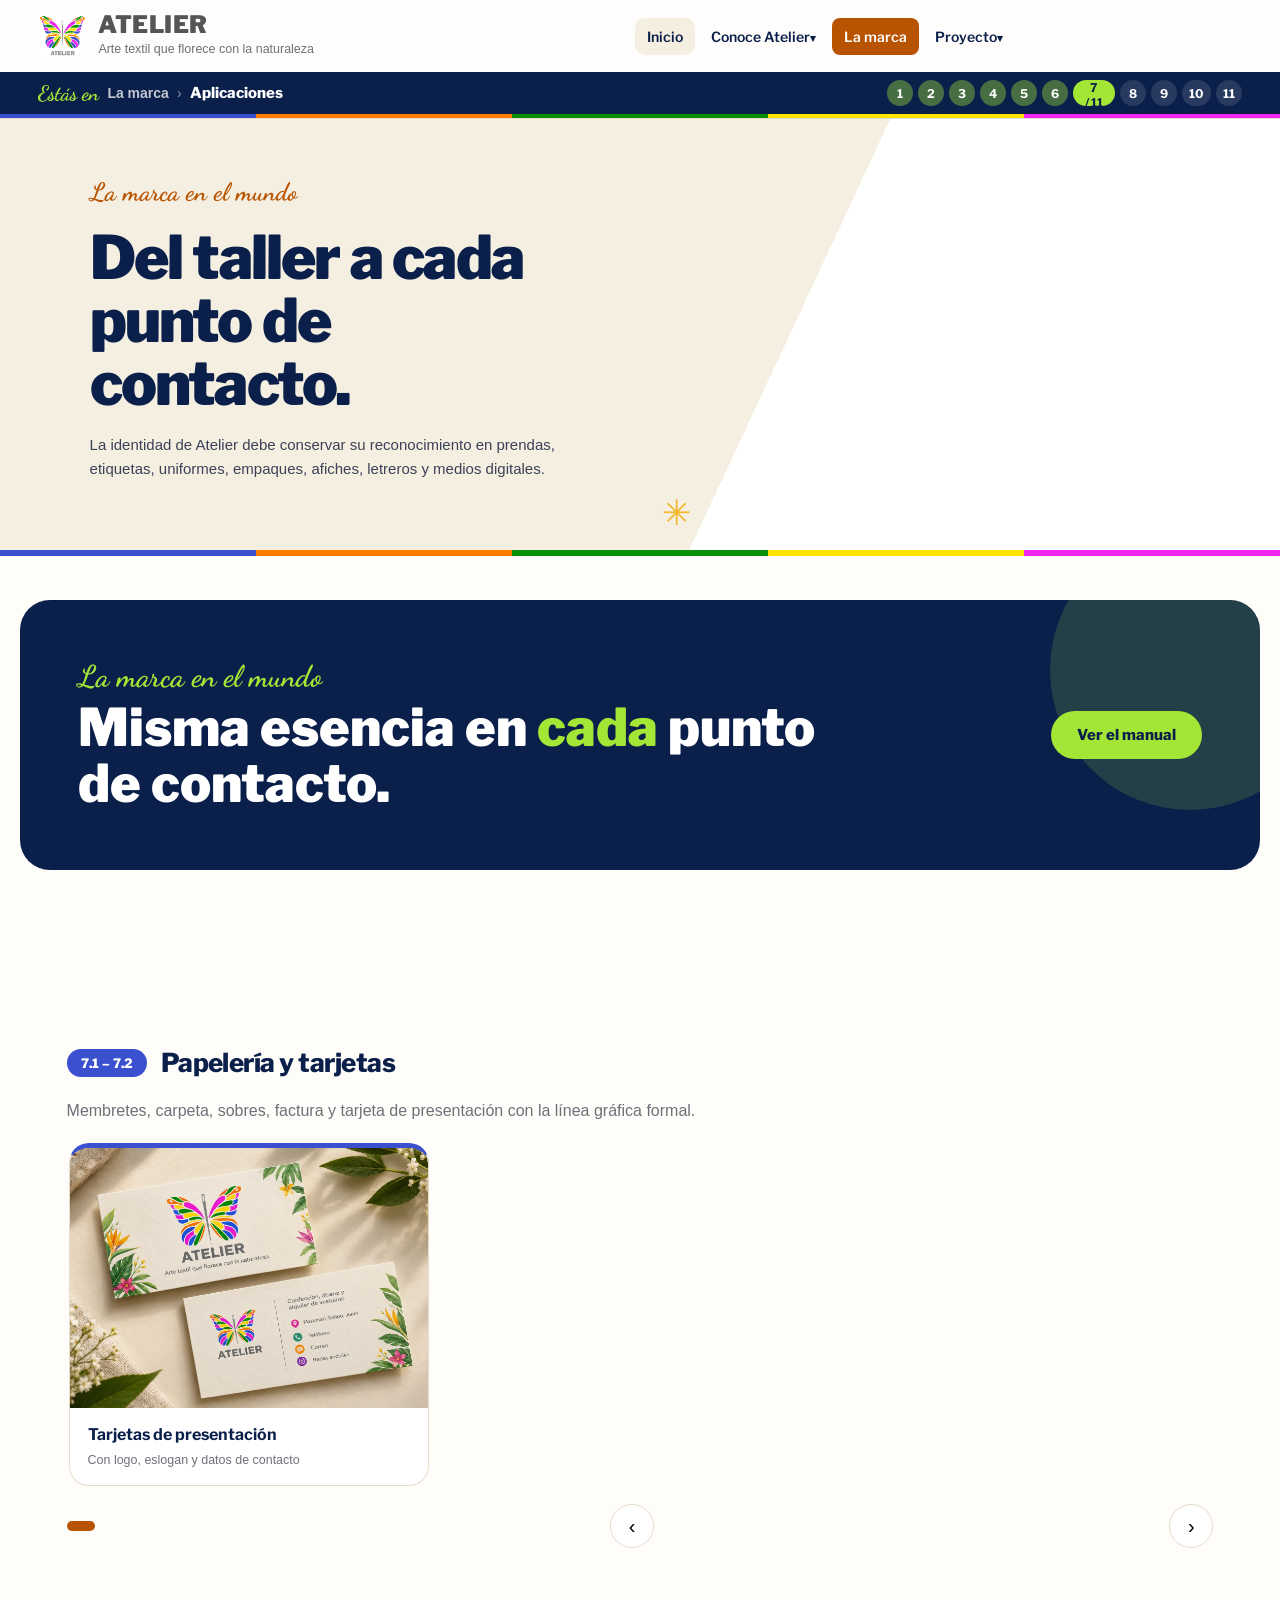
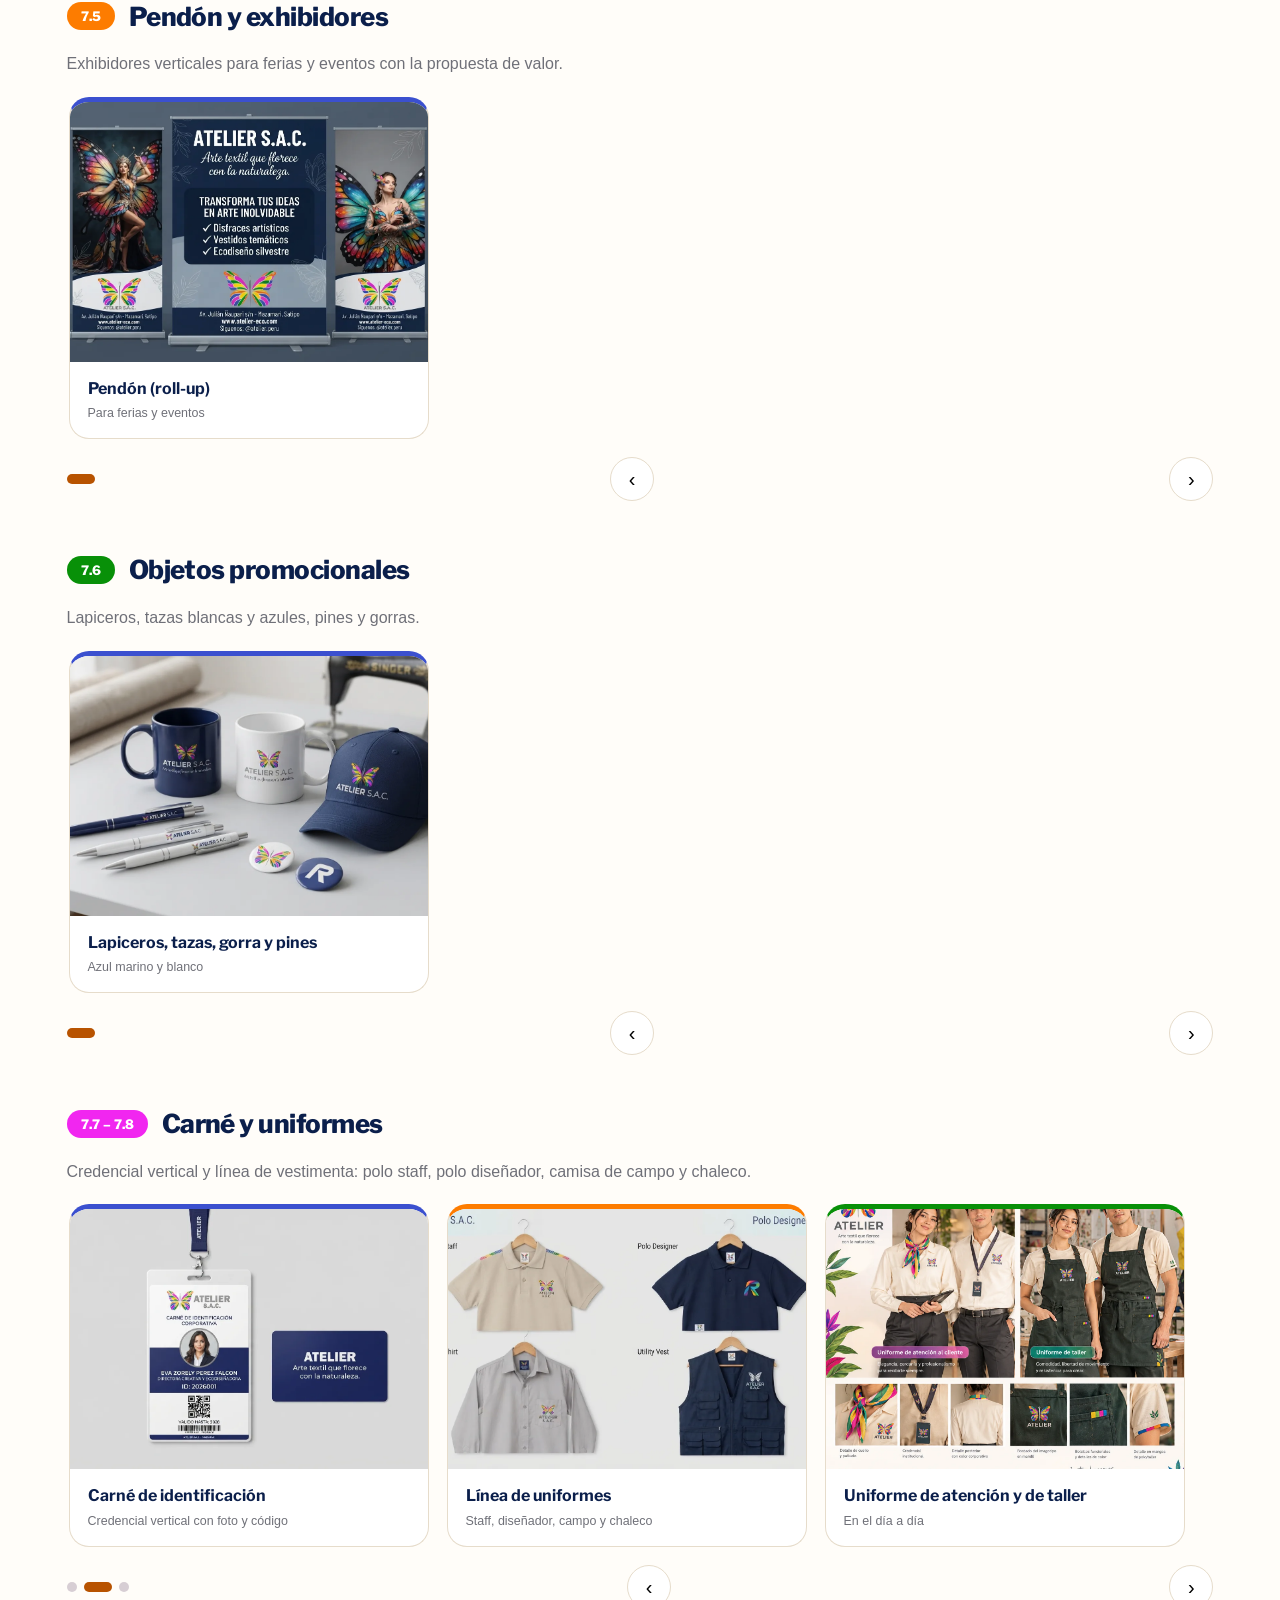
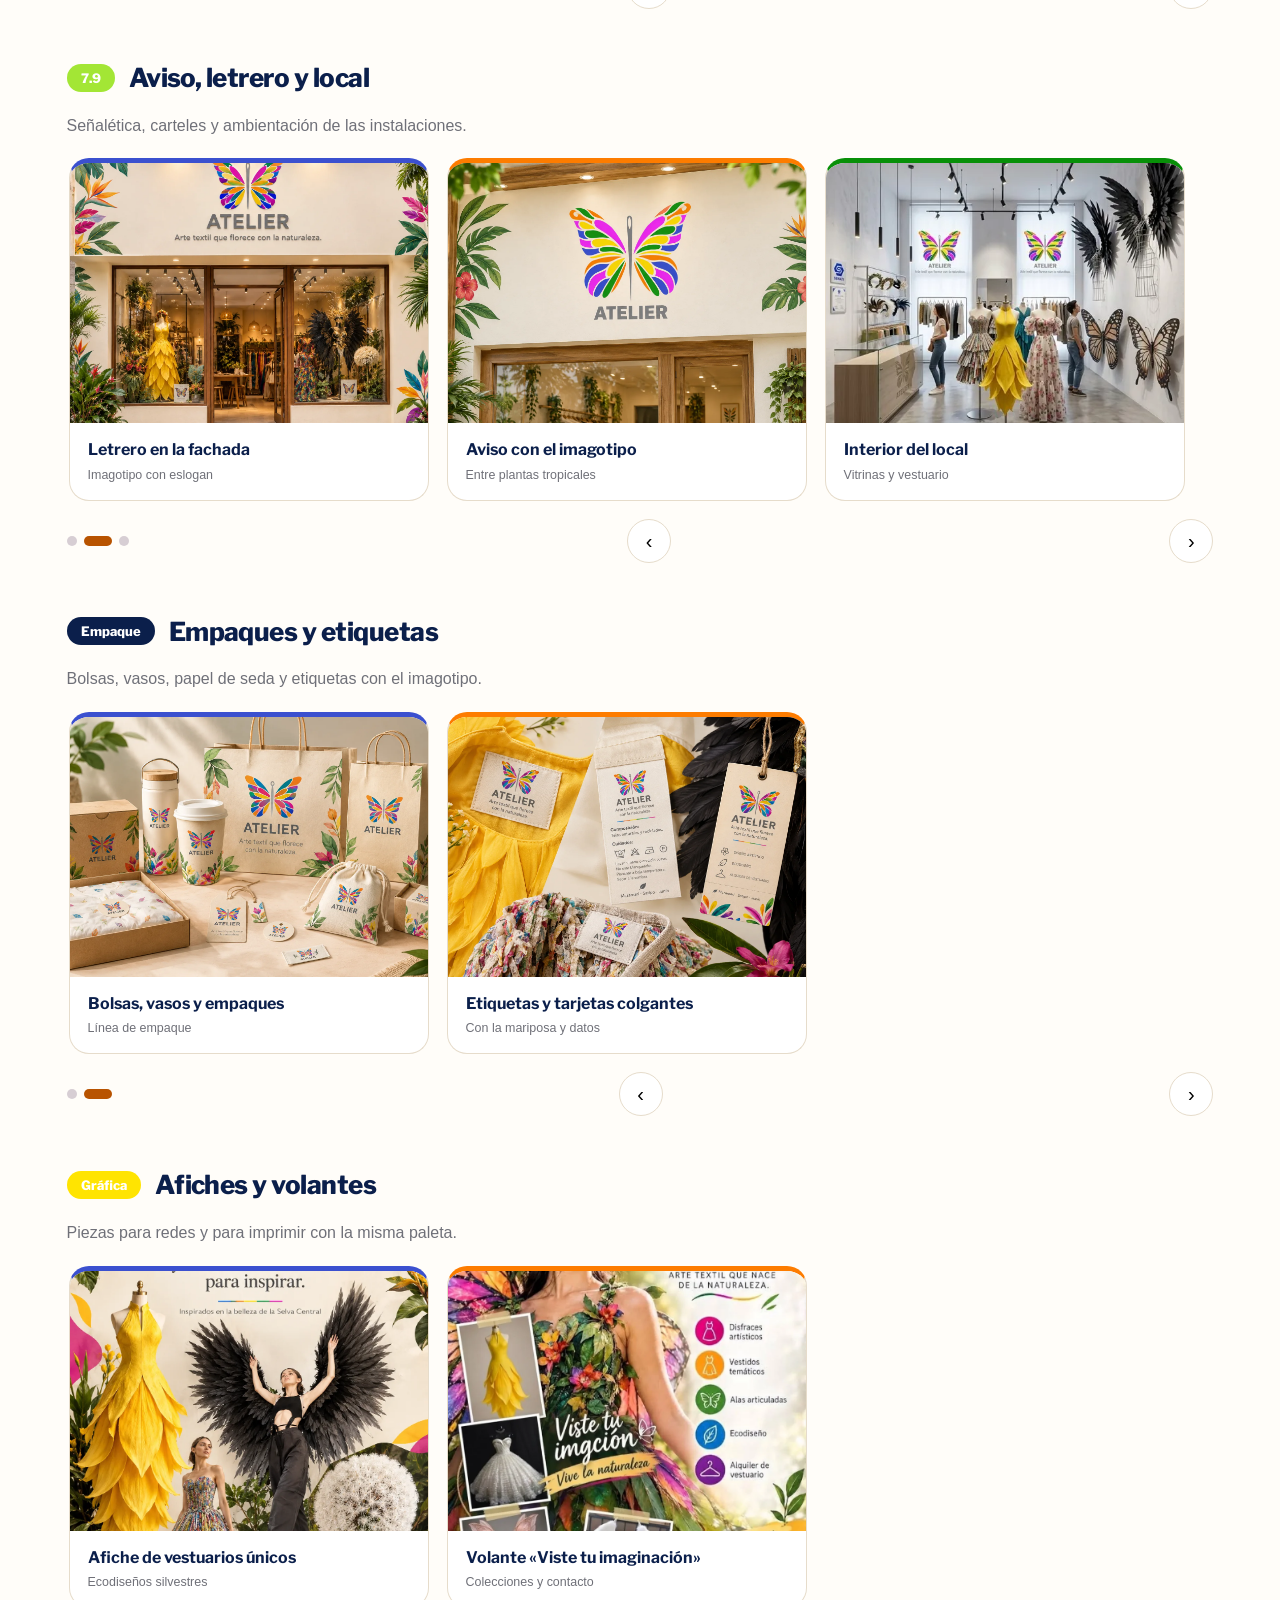
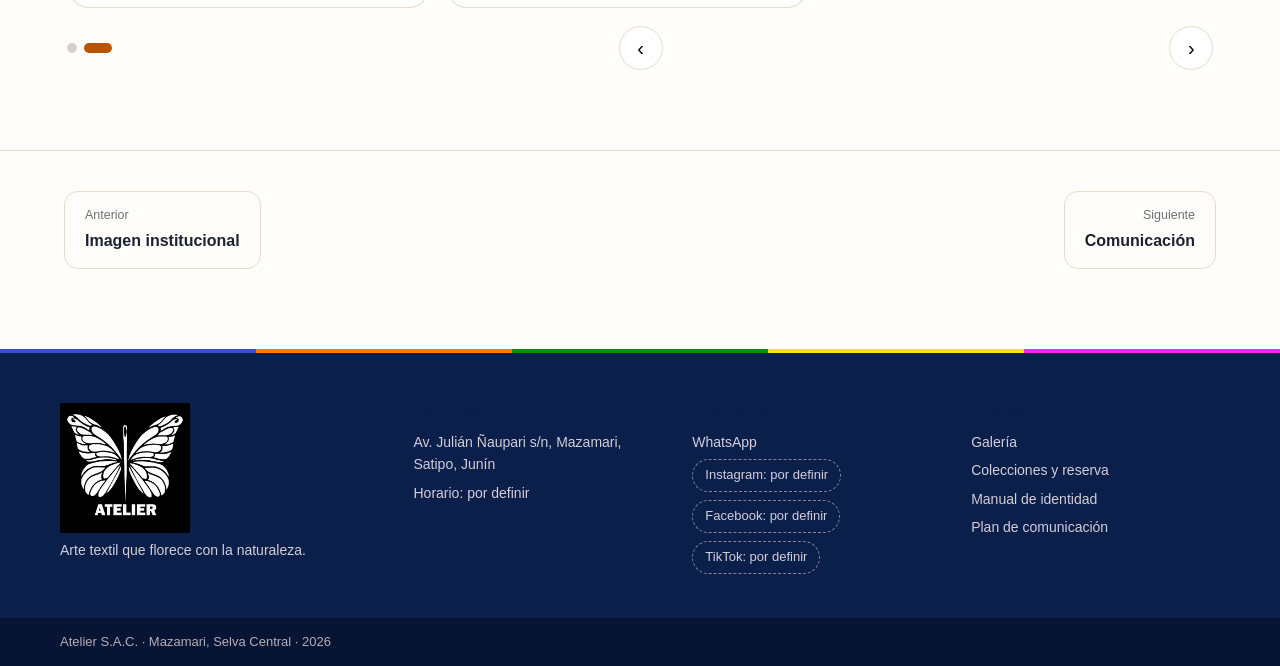
<file: aplicaciones.html>
<!doctype html><html lang="es"><head><meta charset="utf-8"><meta name="viewport" content="width=device-width,initial-scale=1">
    <meta name="description" content="Atelier S.A.C. — arte textil, vestuario de fantasía y ecodiseño inspirado en la Selva Central.">
    <title>Aplicaciones | Atelier</title><link rel="icon" href="assets/favicon.png"><meta name="theme-color" content="#fffdfb"><meta property="og:type" content="website"><meta property="og:title" content="Atelier · Arte textil que florece con la naturaleza"><meta property="og:image" content="assets/img/fachada.webp"><link rel="preconnect" href="https://fonts.googleapis.com"><link rel="preconnect" href="https://fonts.gstatic.com" crossorigin><link rel="stylesheet" href="https://fonts.googleapis.com/css2?family=Dancing+Script:wght@500;700&family=Libre+Franklin:wght@400;500;600;800;900&display=swap"><link rel="stylesheet" href="css/styles.css"><script src="js/base.js" defer></script><script src="js/atelier.js" defer></script><script src="js/marca-data.js" defer></script><script src="js/imgmap.js" defer></script><script src="js/extra2.js" defer></script><script src="js/extra3.js" defer></script></head><body data-accent="naranja">
    <a class="skip" href="#contenido">Saltar al contenido</a><div class="progress" aria-hidden="true"></div><header class="site-header"><div class="hd-in"><a class="brand2" href="index.html" aria-label="Atelier, inicio"><img src="assets/image12.webp" width="703" height="647" alt=""><span><b>ATELIER</b><small>Arte textil que florece con la naturaleza</small></span></a><button class="nav-toggle" type="button" aria-expanded="false" aria-controls="site-nav">Menú</button><nav id="site-nav" class="site-nav" aria-label="Principal"><a href="index.html">Inicio</a><div class="dd"><button type="button" aria-expanded="false">Conoce Atelier</button><div class="dd-menu"><a href="empresa.html">Empresa</a><a href="publico-objetivo.html">Público objetivo</a><a href="galeria.html">Galería</a><a href="reserva.html">Colecciones y reserva</a></div></div><div class="dd cur"><button type="button" aria-expanded="false">La marca</button><div class="dd-menu"><a href="identidad-corporativa.html">Identidad corporativa</a><a href="identidad-visual.html">Identidad visual</a><a href="imagen-institucional.html">Imagen institucional</a><a href="aplicaciones.html" aria-current="page">Aplicaciones</a><a href="comunicacion.html">Comunicación</a><a href="manual-identidad.html">Manual de identidad</a></div></div><div class="dd"><button type="button" aria-expanded="false">Proyecto</button><div class="dd-menu"><a href="propuestas-mejora.html">Propuestas de mejora</a><a href="plan-comunicacion.html">Plan de comunicación</a></div></div><a class="cta wa-link" href="reserva.html#reserva">Consultar por WhatsApp</a></nav></div><div class="here"><div class="here-in"><nav class="crumbs-h" aria-label="Estás en"><span class="you">Estás en</span><b>La marca</b><i>›</i><strong>Aplicaciones</strong></nav><div class="steps" role="navigation" aria-label="Pasos del recorrido"><a href="index.html" title="Inicio" aria-label="1. Inicio" class="done">1</a><a href="empresa.html" title="Empresa" aria-label="2. Empresa" class="done">2</a><a href="publico-objetivo.html" title="Público objetivo" aria-label="3. Público objetivo" class="done">3</a><a href="identidad-corporativa.html" title="Identidad corporativa" aria-label="4. Identidad corporativa" class="done">4</a><a href="identidad-visual.html" title="Identidad visual" aria-label="5. Identidad visual" class="done">5</a><a href="imagen-institucional.html" title="Imagen institucional" aria-label="6. Imagen institucional" class="done">6</a><a href="aplicaciones.html" title="Aplicaciones" aria-label="7. Aplicaciones" aria-current="step" class="on">7</a><a href="comunicacion.html" title="Comunicación" aria-label="8. Comunicación" class="">8</a><a href="manual-identidad.html" title="Manual de identidad" aria-label="9. Manual de identidad" class="">9</a><a href="propuestas-mejora.html" title="Propuestas de mejora" aria-label="10. Propuestas de mejora" class="">10</a><a href="plan-comunicacion.html" title="Plan de comunicación" aria-label="11. Plan de comunicación" class="">11</a></div></div></div></header><main id="contenido"><section class="page-hero pink"><div class="page-hero-copy"><span class="eyebrow">La marca en el mundo</span><h1>Del taller a cada punto de contacto.</h1><p>La identidad de Atelier debe conservar su reconocimiento en prendas, etiquetas, uniformes, empaques, afiches, letreros y medios digitales.</p></div><div class="page-hero-image"><img src="assets/img/empaques.webp" width="1536" height="1024" alt="Del taller a cada punto de contacto." loading="lazy"></div><span class="hero-sparkle">✳</span></section><section class="callout navy"><div><span class="script">La marca en el mundo</span><p class="big">Misma esencia en <em>cada</em> punto de contacto.</p></div><a class="btn-lima" href="manual-identidad.html#aplicaciones-manual">Ver el manual</a></section><section class="section" id="aplicaciones-grupos"><div class="grp-head" style="--cc:#3B50CF"><span class="sec-chip">7.1 – 7.2</span><h3>Papelería y tarjetas</h3><p>Membretes, carpeta, sobres, factura y tarjeta de presentación con la línea gráfica formal.</p></div><div data-carousel class="img-row"><figure class="img-card"><img src="assets/img/tarjetas.webp" width="1536" height="1024" alt="Tarjetas de presentación" loading="lazy"><figcaption><b>Tarjetas de presentación</b><small>Con logo, eslogan y datos de contacto</small></figcaption></figure></div><div class="grp-head" style="--cc:#FD7C00"><span class="sec-chip">7.5</span><h3>Pendón y exhibidores</h3><p>Exhibidores verticales para ferias y eventos con la propuesta de valor.</p></div><div data-carousel class="img-row"><figure class="img-card"><img src="assets/img/pendon.webp" width="1360" height="784" alt="Pendón (roll-up)" loading="lazy"><figcaption><b>Pendón (roll-up)</b><small>Para ferias y eventos</small></figcaption></figure></div><div class="grp-head" style="--cc:#089008"><span class="sec-chip">7.6</span><h3>Objetos promocionales</h3><p>Lapiceros, tazas blancas y azules, pines y gorras.</p></div><div data-carousel class="img-row"><figure class="img-card"><img src="assets/img/objetos.webp" width="1360" height="784" alt="Lapiceros, tazas, gorra y pines" loading="lazy"><figcaption><b>Lapiceros, tazas, gorra y pines</b><small>Azul marino y blanco</small></figcaption></figure></div><div class="grp-head" style="--cc:#F126F0"><span class="sec-chip">7.7 – 7.8</span><h3>Carné y uniformes</h3><p>Credencial vertical y línea de vestimenta: polo staff, polo diseñador, camisa de campo y chaleco.</p></div><div data-carousel class="img-row"><figure class="img-card"><img src="assets/img/carne.webp" width="1339" height="800" alt="Carné de identificación" loading="lazy"><figcaption><b>Carné de identificación</b><small>Credencial vertical con foto y código</small></figcaption></figure><figure class="img-card"><img src="assets/img/uniformes-linea.webp" width="1339" height="800" alt="Línea de uniformes" loading="lazy"><figcaption><b>Línea de uniformes</b><small>Staff, diseñador, campo y chaleco</small></figcaption></figure><figure class="img-card"><img src="assets/img/uniforme.webp" width="1312" height="1199" alt="Uniforme de atención y de taller" loading="lazy"><figcaption><b>Uniforme de atención y de taller</b><small>En el día a día</small></figcaption></figure></div><div class="grp-head" style="--cc:#A3E635"><span class="sec-chip">7.9</span><h3>Aviso, letrero y local</h3><p>Señalética, carteles y ambientación de las instalaciones.</p></div><div data-carousel class="img-row"><figure class="img-card"><img src="assets/img/letrero.webp" width="1312" height="1199" alt="Letrero en la fachada" loading="lazy"><figcaption><b>Letrero en la fachada</b><small>Imagotipo con eslogan</small></figcaption></figure><figure class="img-card"><img src="assets/img/fachada.webp" width="1536" height="1024" alt="Aviso con el imagotipo" loading="lazy"><figcaption><b>Aviso con el imagotipo</b><small>Entre plantas tropicales</small></figcaption></figure><figure class="img-card"><img src="assets/img/local.webp" width="548" height="548" alt="Interior del local" loading="lazy"><figcaption><b>Interior del local</b><small>Vitrinas y vestuario</small></figcaption></figure></div><div class="grp-head" style="--cc:#0B1F4B"><span class="sec-chip">Empaque</span><h3>Empaques y etiquetas</h3><p>Bolsas, vasos, papel de seda y etiquetas con el imagotipo.</p></div><div data-carousel class="img-row"><figure class="img-card"><img src="assets/img/empaques.webp" width="1536" height="1024" alt="Bolsas, vasos y empaques" loading="lazy"><figcaption><b>Bolsas, vasos y empaques</b><small>Línea de empaque</small></figcaption></figure><figure class="img-card"><img src="assets/img/etiquetas.webp" width="1536" height="1024" alt="Etiquetas y tarjetas colgantes" loading="lazy"><figcaption><b>Etiquetas y tarjetas colgantes</b><small>Con la mariposa y datos</small></figcaption></figure></div><div class="grp-head" style="--cc:#FFE401"><span class="sec-chip">Gráfica</span><h3>Afiches y volantes</h3><p>Piezas para redes y para imprimir con la misma paleta.</p></div><div data-carousel class="img-row"><figure class="img-card"><img src="assets/img/afiche.webp" width="1024" height="1536" alt="Afiche de vestuarios únicos" loading="lazy"><figcaption><b>Afiche de vestuarios únicos</b><small>Ecodiseños silvestres</small></figcaption></figure><figure class="img-card"><img src="assets/img/flyer.webp" width="891" height="1337" alt="Volante «Viste tu imaginación»" loading="lazy"><figcaption><b>Volante «Viste tu imaginación»</b><small>Colecciones y contacto</small></figcaption></figure></div></section><nav class="pager" aria-label="Recorrido"><a href="imagen-institucional.html"><small>Anterior</small><b>Imagen institucional</b></a><a href="comunicacion.html"><small>Siguiente</small><b>Comunicación</b></a></nav></main><footer class="site-footer"><div class="ft-in"><div><a class="ft-brand" href="index.html" aria-label="Atelier"><img src="assets/logo-negativo.webp" width="471" height="471" alt="Atelier"></a><p>Arte textil que florece con la naturaleza.</p></div><div><h4>Visítanos</h4><p>Av. Julián Ñaupari s/n, Mazamari, Satipo, Junín</p><p>Horario: por definir</p></div><div><h4>Escríbenos</h4><a class="wa-link" href="reserva.html#reserva">WhatsApp</a><div class="pills"><span>Instagram: por definir</span><span>Facebook: por definir</span><span>TikTok: por definir</span></div></div><div><h4>Explora</h4><a href="galeria.html">Galería</a><a href="reserva.html">Colecciones y reserva</a><a href="manual-identidad.html">Manual de identidad</a><a href="plan-comunicacion.html">Plan de comunicación</a></div></div><div class="ft-bot">Atelier S.A.C. · Mazamari, Selva Central · 2026</div></footer><button class="to-top" aria-label="Volver arriba">↑</button></body></html>
</file>
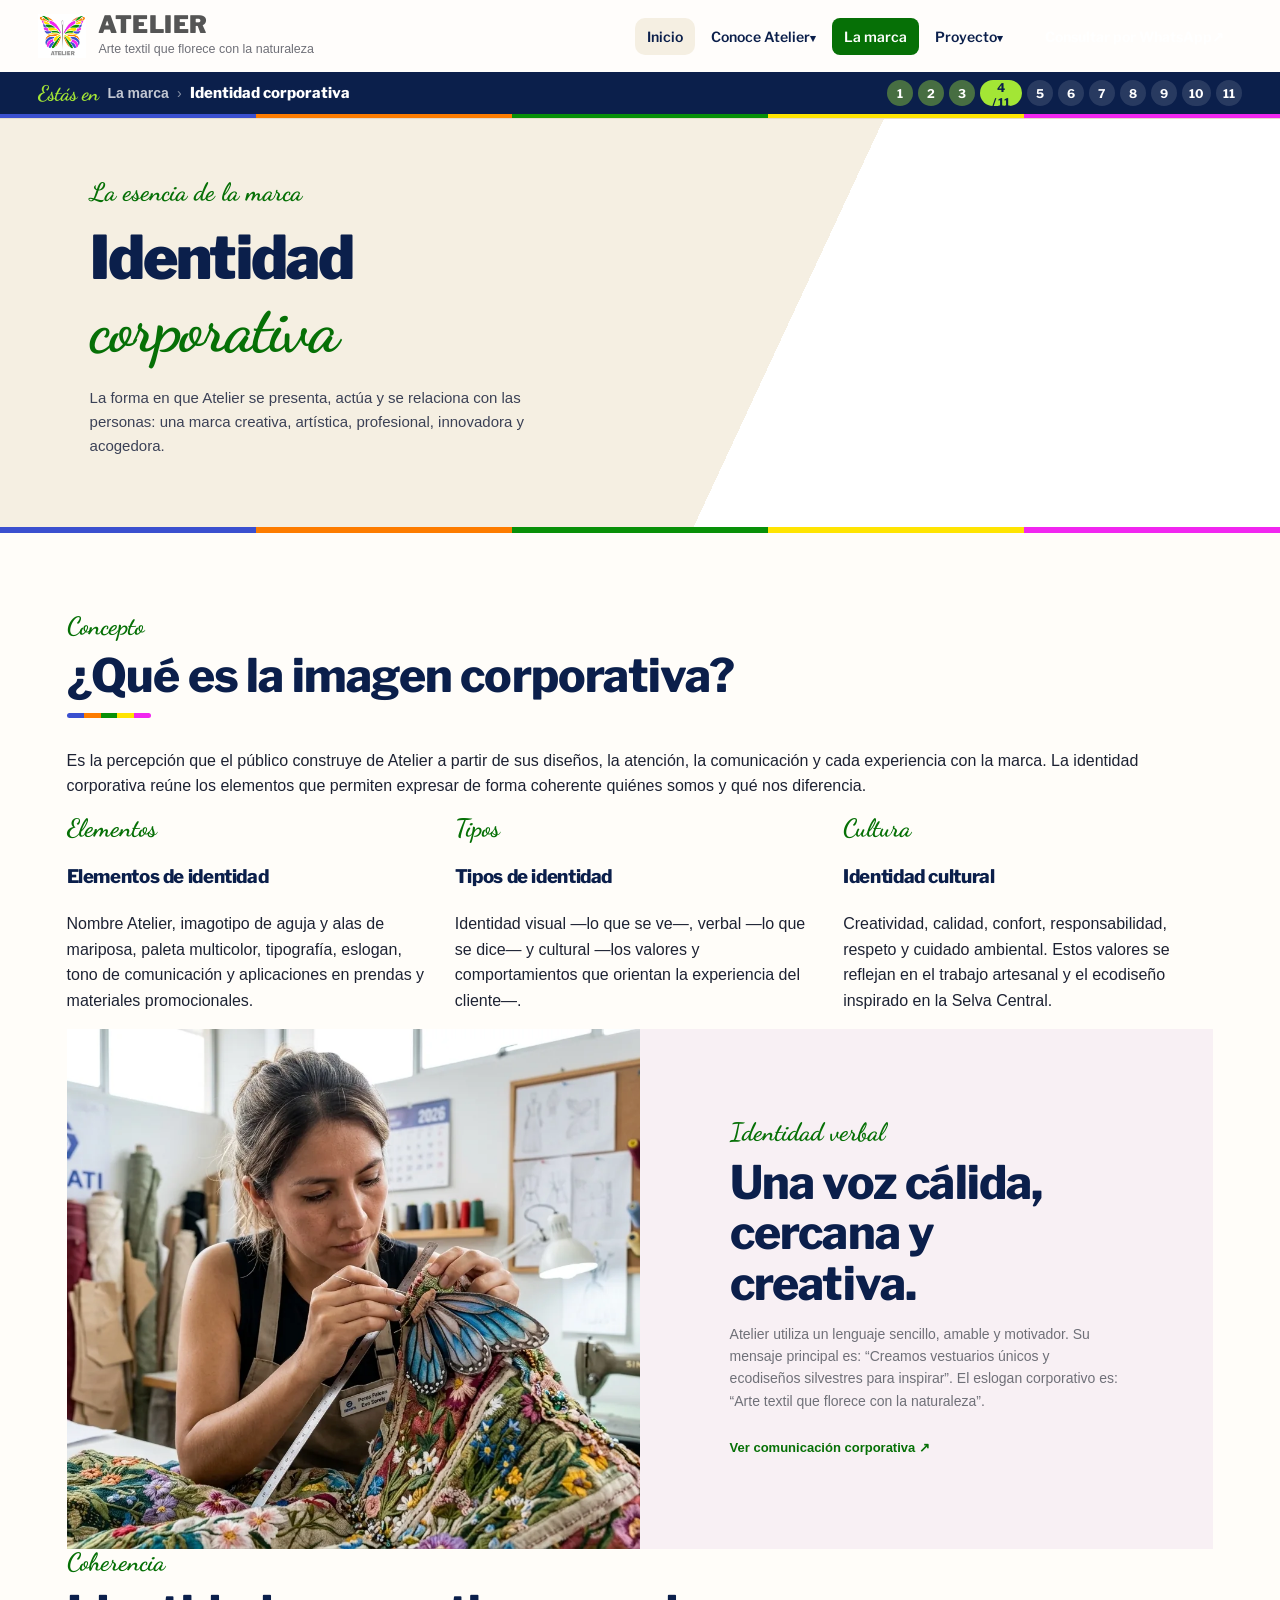
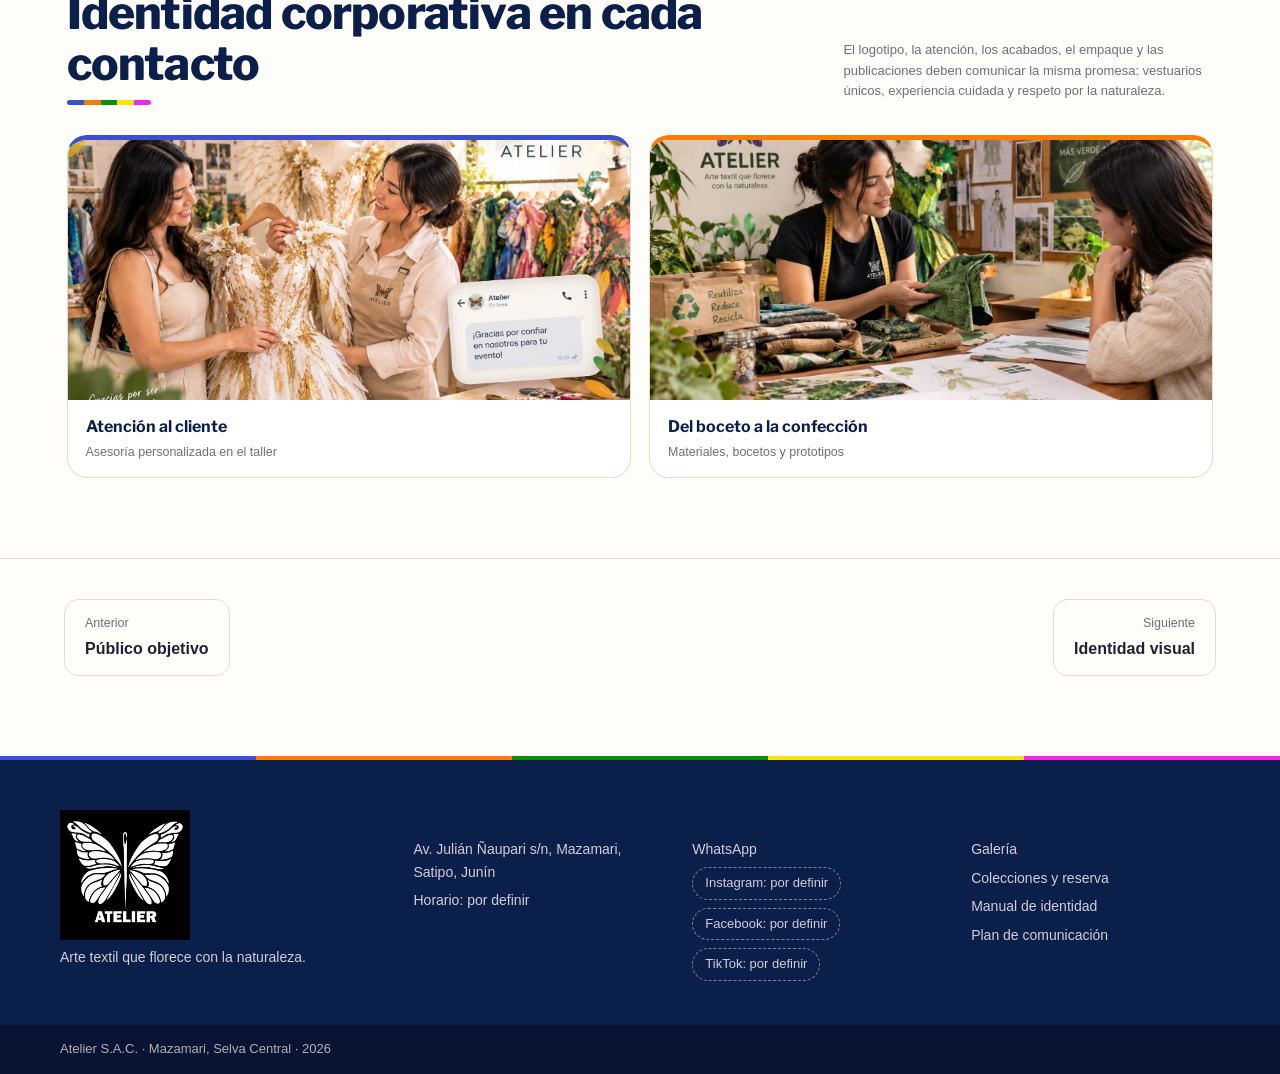
<file: identidad-corporativa.html>
<!doctype html><html lang="es"><head><meta charset="utf-8"><meta name="viewport" content="width=device-width,initial-scale=1"><meta name="description" content="Identidad corporativa de Atelier S.A.C."><title>Identidad corporativa | Atelier</title><link rel="icon" href="assets/favicon.png"><meta name="theme-color" content="#fffdfb"><meta property="og:type" content="website"><meta property="og:title" content="Atelier · Arte textil que florece con la naturaleza"><meta property="og:image" content="assets/img/fachada.webp"><link rel="preconnect" href="https://fonts.googleapis.com"><link rel="preconnect" href="https://fonts.gstatic.com" crossorigin><link rel="stylesheet" href="https://fonts.googleapis.com/css2?family=Dancing+Script:wght@500;700&family=Libre+Franklin:wght@400;500;600;800;900&display=swap"><link rel="stylesheet" href="css/styles.css"><script src="js/base.js" defer></script><script src="js/atelier.js" defer></script><script src="js/marca-data.js" defer></script><script src="js/imgmap.js" defer></script><script src="js/extra2.js" defer></script><script src="js/extra3.js" defer></script></head><body data-accent="verde"><a class="skip" href="#contenido">Saltar al contenido</a><div class="progress" aria-hidden="true"></div><header class="site-header"><div class="hd-in"><a class="brand2" href="index.html" aria-label="Atelier, inicio"><img src="assets/image12.webp" width="703" height="647" alt=""><span><b>ATELIER</b><small>Arte textil que florece con la naturaleza</small></span></a><button class="nav-toggle" type="button" aria-expanded="false" aria-controls="site-nav">Menú</button><nav id="site-nav" class="site-nav" aria-label="Principal"><a href="index.html">Inicio</a><div class="dd"><button type="button" aria-expanded="false">Conoce Atelier</button><div class="dd-menu"><a href="empresa.html">Empresa</a><a href="publico-objetivo.html">Público objetivo</a><a href="galeria.html">Galería</a><a href="reserva.html">Colecciones y reserva</a></div></div><div class="dd cur"><button type="button" aria-expanded="false">La marca</button><div class="dd-menu"><a href="identidad-corporativa.html" aria-current="page">Identidad corporativa</a><a href="identidad-visual.html">Identidad visual</a><a href="imagen-institucional.html">Imagen institucional</a><a href="aplicaciones.html">Aplicaciones</a><a href="comunicacion.html">Comunicación</a><a href="manual-identidad.html">Manual de identidad</a></div></div><div class="dd"><button type="button" aria-expanded="false">Proyecto</button><div class="dd-menu"><a href="propuestas-mejora.html">Propuestas de mejora</a><a href="plan-comunicacion.html">Plan de comunicación</a></div></div><a class="cta wa-link" href="reserva.html#reserva">Consultar por WhatsApp</a></nav></div><div class="here"><div class="here-in"><nav class="crumbs-h" aria-label="Estás en"><span class="you">Estás en</span><b>La marca</b><i>›</i><strong>Identidad corporativa</strong></nav><div class="steps" role="navigation" aria-label="Pasos del recorrido"><a href="index.html" title="Inicio" aria-label="1. Inicio" class="done">1</a><a href="empresa.html" title="Empresa" aria-label="2. Empresa" class="done">2</a><a href="publico-objetivo.html" title="Público objetivo" aria-label="3. Público objetivo" class="done">3</a><a href="identidad-corporativa.html" title="Identidad corporativa" aria-label="4. Identidad corporativa" aria-current="step" class="on">4</a><a href="identidad-visual.html" title="Identidad visual" aria-label="5. Identidad visual" class="">5</a><a href="imagen-institucional.html" title="Imagen institucional" aria-label="6. Imagen institucional" class="">6</a><a href="aplicaciones.html" title="Aplicaciones" aria-label="7. Aplicaciones" class="">7</a><a href="comunicacion.html" title="Comunicación" aria-label="8. Comunicación" class="">8</a><a href="manual-identidad.html" title="Manual de identidad" aria-label="9. Manual de identidad" class="">9</a><a href="propuestas-mejora.html" title="Propuestas de mejora" aria-label="10. Propuestas de mejora" class="">10</a><a href="plan-comunicacion.html" title="Plan de comunicación" aria-label="11. Plan de comunicación" class="">11</a></div></div></div></header><main id="contenido"><section class="page-hero"><div class="page-hero-copy"><span class="eyebrow">La esencia de la marca</span><h1>Identidad <em>corporativa</em></h1><p>La forma en que Atelier se presenta, actúa y se relaciona con las personas: una marca creativa, artística, profesional, innovadora y acogedora.</p></div><div class="page-hero-image"><img src="assets/img/fachada.webp" width="1536" height="1024" alt="Atelier" loading="lazy"></div></section><section class="section"><div class="section-heading"><div><span class="eyebrow">Concepto</span><h2>¿Qué es la imagen corporativa?</h2></div></div><p>Es la percepción que el público construye de Atelier a partir de sus diseños, la atención, la comunicación y cada experiencia con la marca. La identidad corporativa reúne los elementos que permiten expresar de forma coherente quiénes somos y qué nos diferencia.</p><div class="card-grid three"><article class="info-card"><span class="eyebrow">Elementos</span><h3>Elementos de identidad</h3><p>Nombre Atelier, imagotipo de aguja y alas de mariposa, paleta multicolor, tipografía, eslogan, tono de comunicación y aplicaciones en prendas y materiales promocionales.</p></article><article class="info-card"><span class="eyebrow">Tipos</span><h3>Tipos de identidad</h3><p>Identidad visual —lo que se ve—, verbal —lo que se dice— y cultural —los valores y comportamientos que orientan la experiencia del cliente—.</p></article><article class="info-card"><span class="eyebrow">Cultura</span><h3>Identidad cultural</h3><p>Creatividad, calidad, confort, responsabilidad, respeto y cuidado ambiental. Estos valores se reflejan en el trabajo artesanal y el ecodiseño inspirado en la Selva Central.</p></article></div><div class="split-feature"><div class="split-image"><img src="assets/image40.webp" width="1217" height="864" alt="Proceso artesanal de confección"></div><div class="split-copy"><span class="eyebrow">Identidad verbal</span><h2>Una voz cálida, cercana y creativa.</h2><p>Atelier utiliza un lenguaje sencillo, amable y motivador. Su mensaje principal es: “Creamos vestuarios únicos y ecodiseños silvestres para inspirar”. El eslogan corporativo es: “Arte textil que florece con la naturaleza”.</p><a class="text-link" href="comunicacion.html">Ver comunicación corporativa ↗</a></div></div><div class="section-heading"><div><span class="eyebrow">Coherencia</span><h2>Identidad corporativa en cada contacto</h2></div><p>El logotipo, la atención, los acabados, el empaque y las publicaciones deben comunicar la misma promesa: vestuarios únicos, experiencia cuidada y respeto por la naturaleza.</p></div><div class="three" style="grid-template-columns:1fr 1fr"><figure class="img-card"><img src="assets/img/consulta-asesora.webp" width="1536" height="1024" alt="Atención al cliente" loading="lazy"><figcaption><b>Atención al cliente</b><small>Asesoría personalizada en el taller</small></figcaption></figure><figure class="img-card"><img src="assets/img/taller-reciclado.webp" width="1486" height="990" alt="Del boceto a la confección" loading="lazy"><figcaption><b>Del boceto a la confección</b><small>Materiales, bocetos y prototipos</small></figcaption></figure></div></section><nav class="pager" aria-label="Recorrido"><a href="publico-objetivo.html"><small>Anterior</small><b>Público objetivo</b></a><a href="identidad-visual.html"><small>Siguiente</small><b>Identidad visual</b></a></nav></main><footer class="site-footer"><div class="ft-in"><div><a class="ft-brand" href="index.html" aria-label="Atelier"><img src="assets/logo-negativo.webp" width="471" height="471" alt="Atelier"></a><p>Arte textil que florece con la naturaleza.</p></div><div><h4>Visítanos</h4><p>Av. Julián Ñaupari s/n, Mazamari, Satipo, Junín</p><p>Horario: por definir</p></div><div><h4>Escríbenos</h4><a class="wa-link" href="reserva.html#reserva">WhatsApp</a><div class="pills"><span>Instagram: por definir</span><span>Facebook: por definir</span><span>TikTok: por definir</span></div></div><div><h4>Explora</h4><a href="galeria.html">Galería</a><a href="reserva.html">Colecciones y reserva</a><a href="manual-identidad.html">Manual de identidad</a><a href="plan-comunicacion.html">Plan de comunicación</a></div></div><div class="ft-bot">Atelier S.A.C. · Mazamari, Selva Central · 2026</div></footer><button class="to-top" aria-label="Volver arriba">↑</button></body></html>
</file>
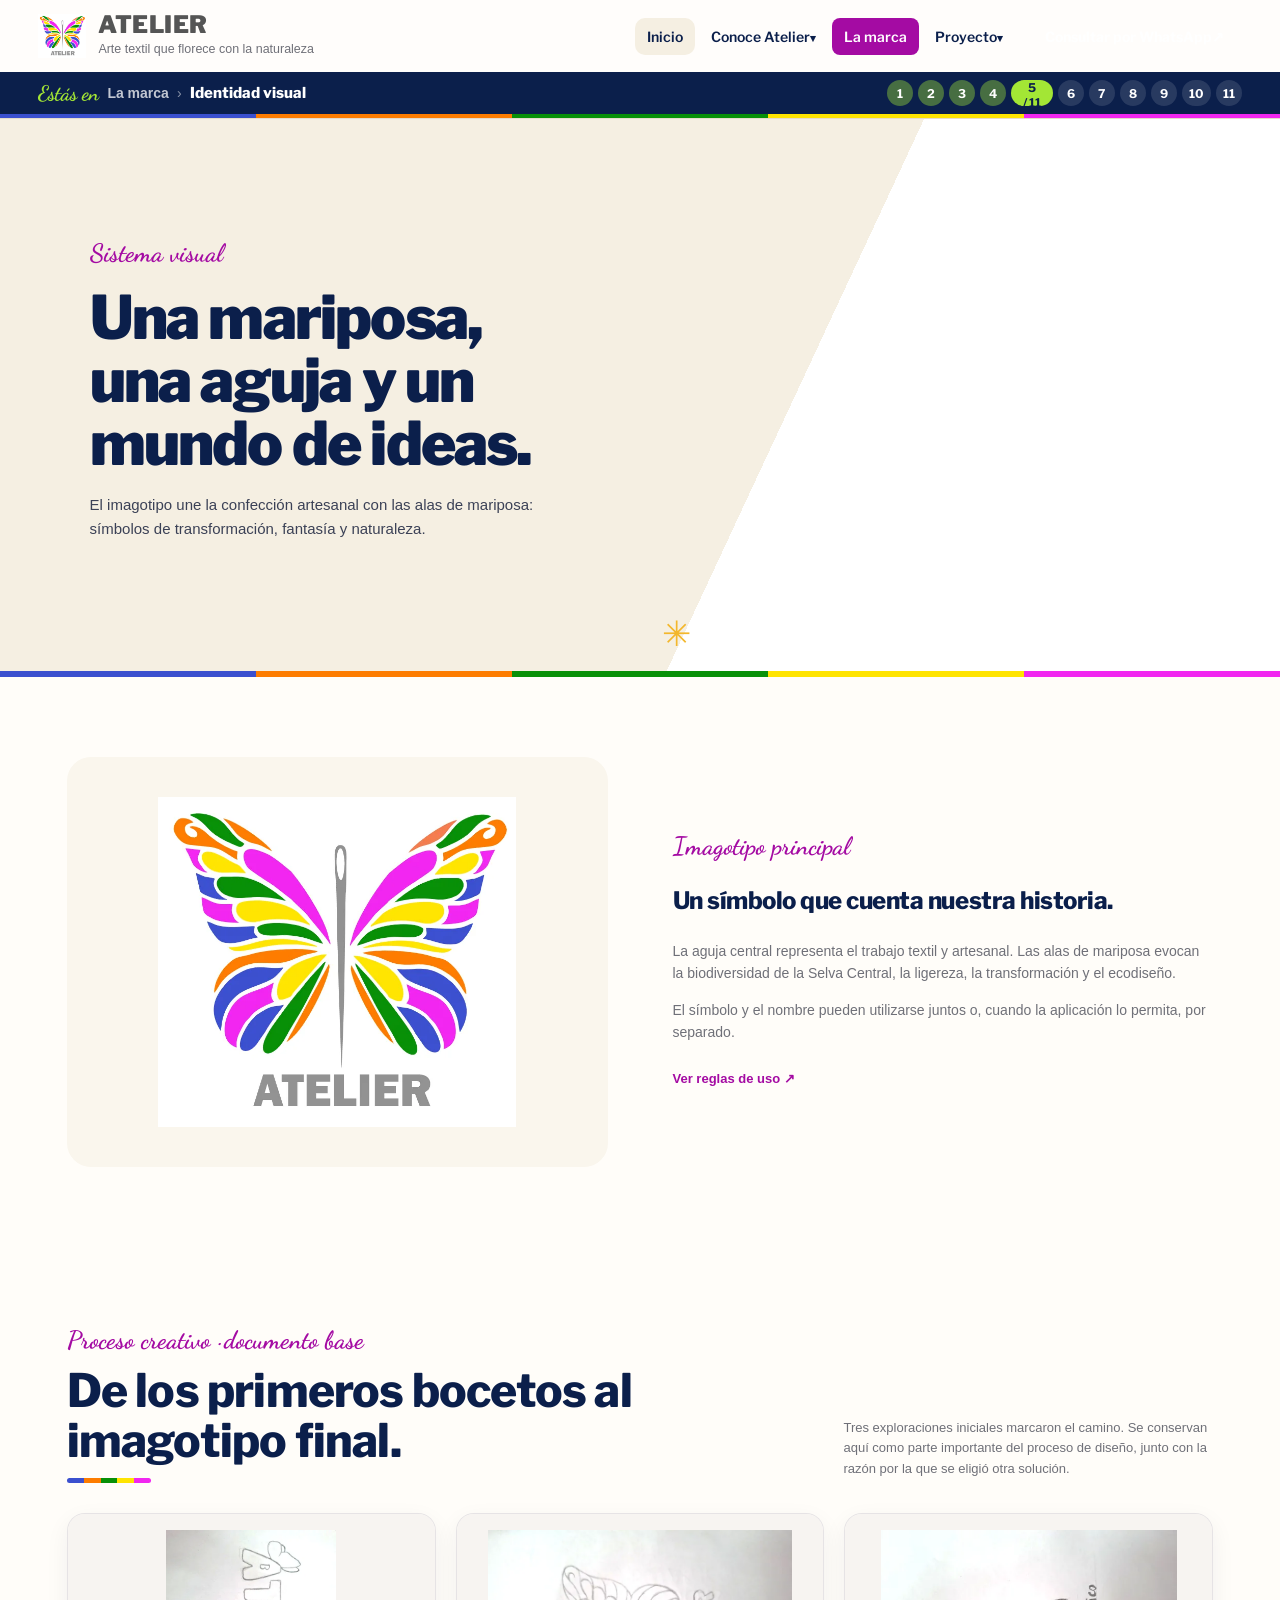
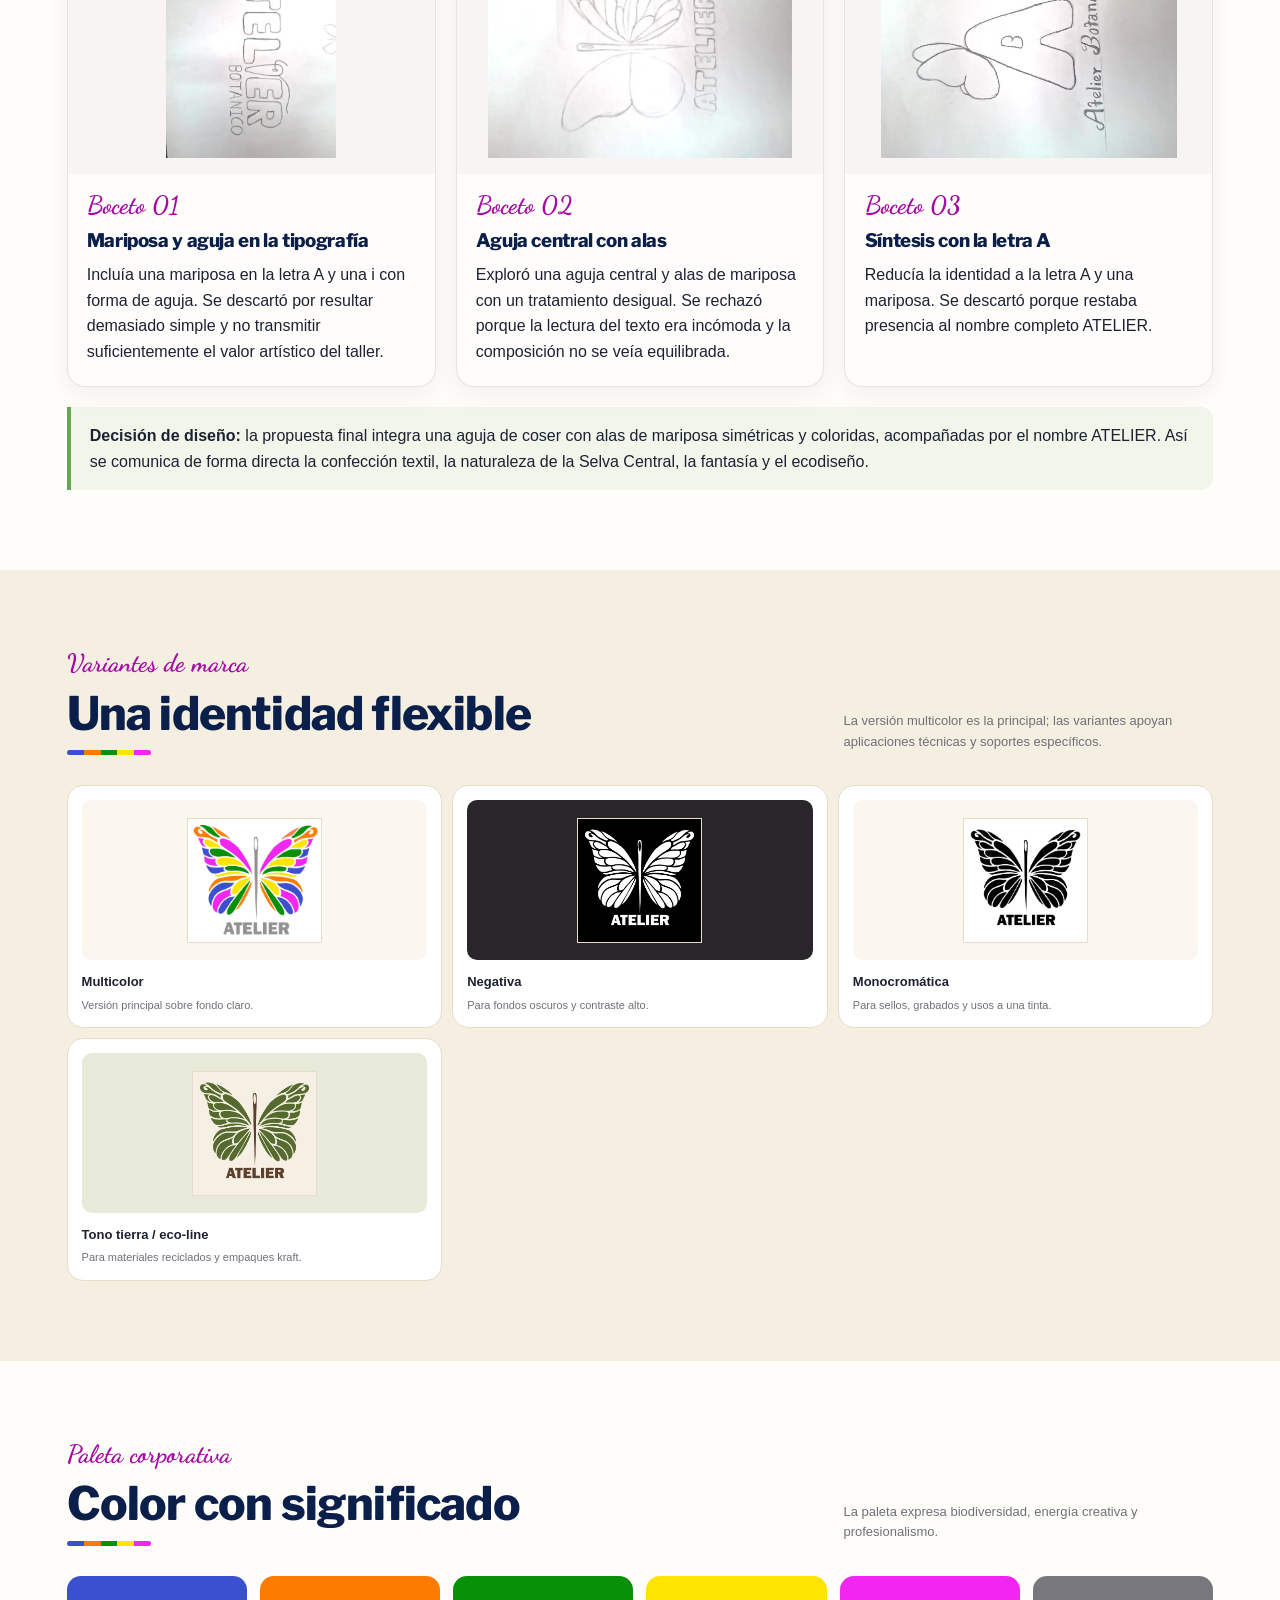
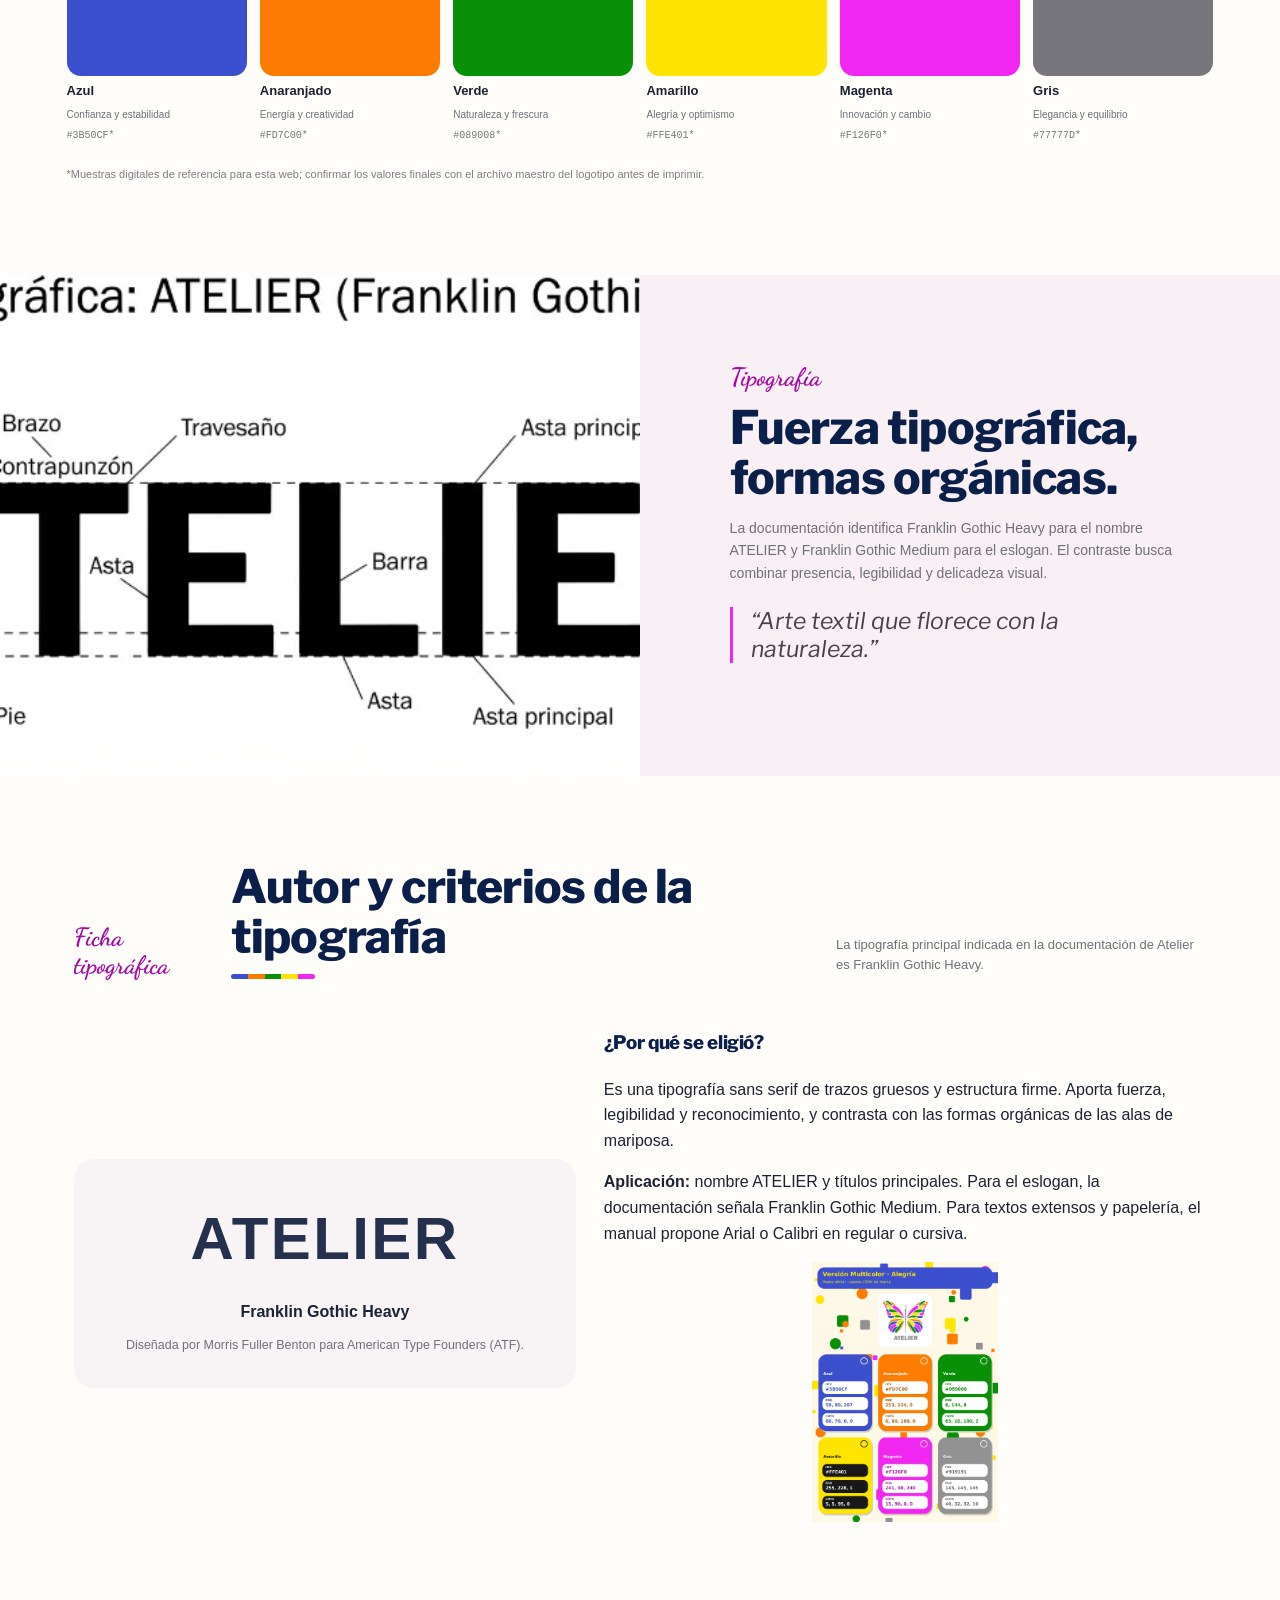
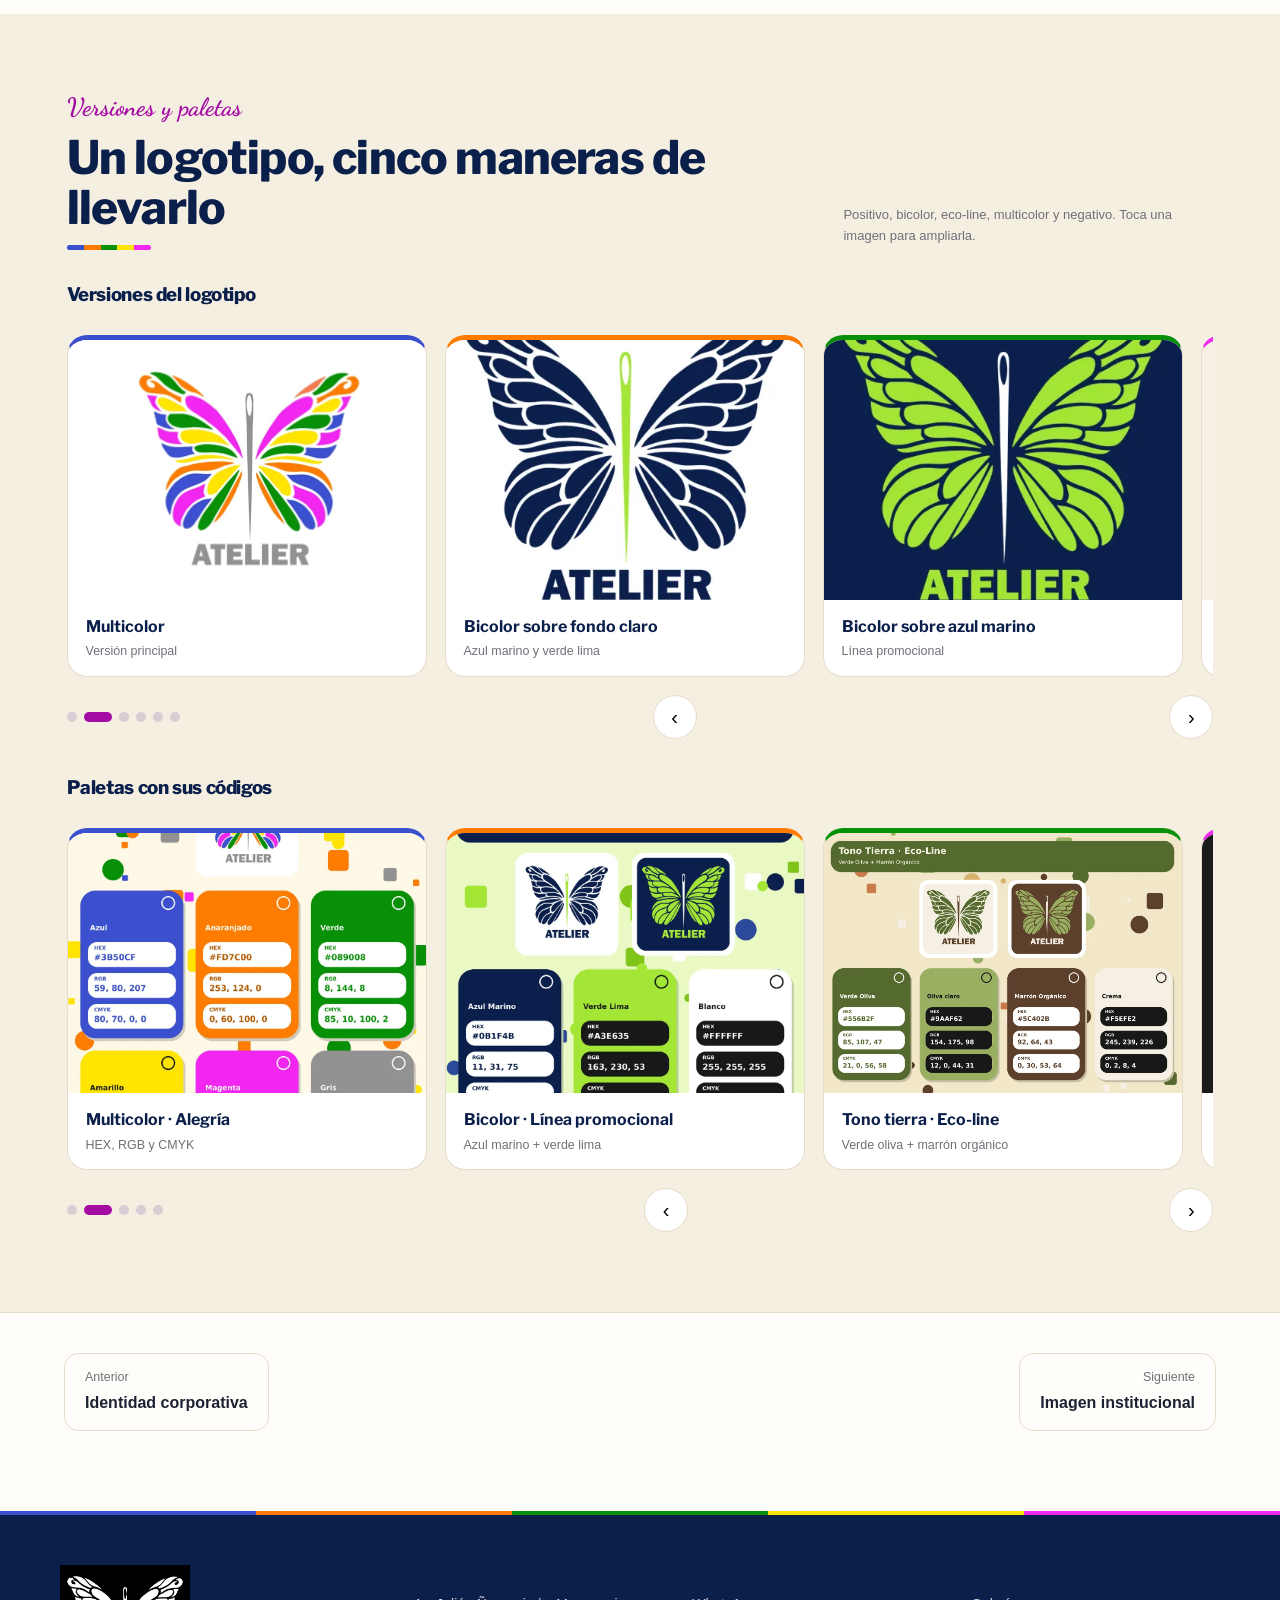
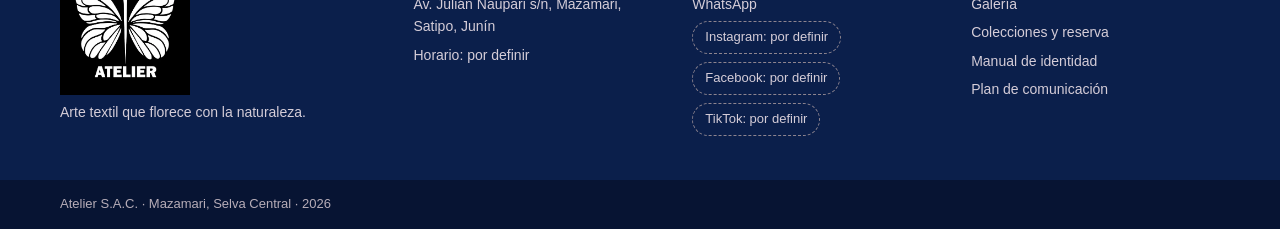
<file: identidad-visual.html>
<!doctype html><html lang="es"><head><meta charset="utf-8"><meta name="viewport" content="width=device-width,initial-scale=1">
    <meta name="description" content="Atelier S.A.C. — arte textil, vestuario de fantasía y ecodiseño inspirado en la Selva Central.">
    <title>Identidad visual | Atelier</title><link rel="icon" href="assets/favicon.png"><meta name="theme-color" content="#fffdfb"><meta property="og:type" content="website"><meta property="og:title" content="Atelier · Arte textil que florece con la naturaleza"><meta property="og:image" content="assets/img/fachada.webp"><link rel="preconnect" href="https://fonts.googleapis.com"><link rel="preconnect" href="https://fonts.gstatic.com" crossorigin><link rel="stylesheet" href="https://fonts.googleapis.com/css2?family=Dancing+Script:wght@500;700&family=Libre+Franklin:wght@400;500;600;800;900&display=swap"><link rel="stylesheet" href="css/styles.css"><script src="js/base.js" defer></script><script src="js/atelier.js" defer></script><script src="js/marca-data.js" defer></script><script src="js/imgmap.js" defer></script><script src="js/extra2.js" defer></script><script src="js/extra3.js" defer></script></head><body data-accent="magenta">
    <a class="skip" href="#contenido">Saltar al contenido</a><div class="progress" aria-hidden="true"></div><header class="site-header"><div class="hd-in"><a class="brand2" href="index.html" aria-label="Atelier, inicio"><img src="assets/image12.webp" width="703" height="647" alt=""><span><b>ATELIER</b><small>Arte textil que florece con la naturaleza</small></span></a><button class="nav-toggle" type="button" aria-expanded="false" aria-controls="site-nav">Menú</button><nav id="site-nav" class="site-nav" aria-label="Principal"><a href="index.html">Inicio</a><div class="dd"><button type="button" aria-expanded="false">Conoce Atelier</button><div class="dd-menu"><a href="empresa.html">Empresa</a><a href="publico-objetivo.html">Público objetivo</a><a href="galeria.html">Galería</a><a href="reserva.html">Colecciones y reserva</a></div></div><div class="dd cur"><button type="button" aria-expanded="false">La marca</button><div class="dd-menu"><a href="identidad-corporativa.html">Identidad corporativa</a><a href="identidad-visual.html" aria-current="page">Identidad visual</a><a href="imagen-institucional.html">Imagen institucional</a><a href="aplicaciones.html">Aplicaciones</a><a href="comunicacion.html">Comunicación</a><a href="manual-identidad.html">Manual de identidad</a></div></div><div class="dd"><button type="button" aria-expanded="false">Proyecto</button><div class="dd-menu"><a href="propuestas-mejora.html">Propuestas de mejora</a><a href="plan-comunicacion.html">Plan de comunicación</a></div></div><a class="cta wa-link" href="reserva.html#reserva">Consultar por WhatsApp</a></nav></div><div class="here"><div class="here-in"><nav class="crumbs-h" aria-label="Estás en"><span class="you">Estás en</span><b>La marca</b><i>›</i><strong>Identidad visual</strong></nav><div class="steps" role="navigation" aria-label="Pasos del recorrido"><a href="index.html" title="Inicio" aria-label="1. Inicio" class="done">1</a><a href="empresa.html" title="Empresa" aria-label="2. Empresa" class="done">2</a><a href="publico-objetivo.html" title="Público objetivo" aria-label="3. Público objetivo" class="done">3</a><a href="identidad-corporativa.html" title="Identidad corporativa" aria-label="4. Identidad corporativa" class="done">4</a><a href="identidad-visual.html" title="Identidad visual" aria-label="5. Identidad visual" aria-current="step" class="on">5</a><a href="imagen-institucional.html" title="Imagen institucional" aria-label="6. Imagen institucional" class="">6</a><a href="aplicaciones.html" title="Aplicaciones" aria-label="7. Aplicaciones" class="">7</a><a href="comunicacion.html" title="Comunicación" aria-label="8. Comunicación" class="">8</a><a href="manual-identidad.html" title="Manual de identidad" aria-label="9. Manual de identidad" class="">9</a><a href="propuestas-mejora.html" title="Propuestas de mejora" aria-label="10. Propuestas de mejora" class="">10</a><a href="plan-comunicacion.html" title="Plan de comunicación" aria-label="11. Plan de comunicación" class="">11</a></div></div></div></header><main id="contenido"><section class="page-hero violet"><div class="page-hero-copy"><span class="eyebrow">Sistema visual</span><h1>Una mariposa, una aguja y un mundo de ideas.</h1><p>El imagotipo une la confección artesanal con las alas de mariposa: símbolos de transformación, fantasía y naturaleza.</p></div><div class="page-hero-image"><img src="assets/image12.webp" width="703" height="647" alt="Una mariposa, una aguja y un mundo de ideas." loading="lazy"></div><span class="hero-sparkle">✳</span></section>
<section class="section"><div class="identity-showcase"><div class="logo-stage"><img src="assets/image12.webp" width="703" height="647" alt="Imagotipo multicolor oficial de Atelier" loading="lazy"></div><div class="identity-copy"><span class="eyebrow">Imagotipo principal</span><h2>Un símbolo que cuenta nuestra historia.</h2><p>La aguja central representa el trabajo textil y artesanal. Las alas de mariposa evocan la biodiversidad de la Selva Central, la ligereza, la transformación y el ecodiseño.</p><p>El símbolo y el nombre pueden utilizarse juntos o, cuando la aplicación lo permita, por separado.</p><a class="text-link" href="manual-identidad.html">Ver reglas de uso ↗</a></div></div></section>
<section class="section"><div class="section-heading"><div><span class="eyebrow">Proceso creativo · documento base</span><h2>De los primeros bocetos al imagotipo final.</h2></div><p>Tres exploraciones iniciales marcaron el camino. Se conservan aquí como parte importante del proceso de diseño, junto con la razón por la que se eligió otra solución.</p></div><div class="sketch-grid"><article class="sketch-card"><img src="assets/image5.webp" width="472" height="632" alt="Primer boceto del logotipo Atelier, con mariposa y aguja integradas en las letras" loading="lazy"><div><span class="eyebrow">Boceto 01</span><h3>Mariposa y aguja en la tipografía</h3><p>Incluía una mariposa en la letra A y una i con forma de aguja. Se descartó por resultar demasiado simple y no transmitir suficientemente el valor artístico del taller.</p></div></article><article class="sketch-card"><img src="assets/image6.webp" width="664" height="498" alt="Segundo boceto de Atelier con aguja central y alas de mariposa" loading="lazy"><div><span class="eyebrow">Boceto 02</span><h3>Aguja central con alas</h3><p>Exploró una aguja central y alas de mariposa con un tratamiento desigual. Se rechazó porque la lectura del texto era incómoda y la composición no se veía equilibrada.</p></div></article><article class="sketch-card"><img src="assets/image7.webp" width="570" height="439" alt="Tercer boceto de Atelier que sintetiza la marca con la letra A y una mariposa" loading="lazy"><div><span class="eyebrow">Boceto 03</span><h3>Síntesis con la letra A</h3><p>Reducía la identidad a la letra A y una mariposa. Se descartó porque restaba presencia al nombre completo ATELIER.</p></div></article></div><div class="document-note"><strong>Decisión de diseño:</strong> la propuesta final integra una aguja de coser con alas de mariposa simétricas y coloridas, acompañadas por el nombre ATELIER. Así se comunica de forma directa la confección textil, la naturaleza de la Selva Central, la fantasía y el ecodiseño.</div></section>
<section class="section soft-section"><div class="section-heading"><div><span class="eyebrow">Variantes de marca</span><h2>Una identidad flexible</h2></div><p>La versión multicolor es la principal; las variantes apoyan aplicaciones técnicas y soportes específicos.</p></div><div class="logo-variants"><article><div class="variant-stage"><img src="assets/image12.webp" width="703" height="647" alt="Versión multicolor" loading="lazy"></div><b>Multicolor</b><p>Versión principal sobre fondo claro.</p></article><article><div class="variant-stage dark"><img src="assets/image11.webp" width="471" height="471" alt="Versión blanca negativa" loading="lazy"></div><b>Negativa</b><p>Para fondos oscuros y contraste alto.</p></article><article><div class="variant-stage"><img src="assets/image8.webp" width="731" height="731" alt="Versión negra" loading="lazy"></div><b>Monocromática</b><p>Para sellos, grabados y usos a una tinta.</p></article><article><div class="variant-stage earth"><img src="assets/image14.webp" width="471" height="471" alt="Versión tono tierra" loading="lazy"></div><b>Tono tierra / eco-line</b><p>Para materiales reciclados y empaques kraft.</p></article></div></section>
<section class="section"><div class="section-heading"><div><span class="eyebrow">Paleta corporativa</span><h2>Color con significado</h2></div><p>La paleta expresa biodiversidad, energía creativa y profesionalismo.</p></div><div class="swatches"><article><span style="--swatch:#3B50CF"></span><b>Azul</b><small>Confianza y estabilidad</small><code>#3B50CF*</code></article><article><span style="--swatch:#FD7C00"></span><b>Anaranjado</b><small>Energía y creatividad</small><code>#FD7C00*</code></article><article><span style="--swatch:#089008"></span><b>Verde</b><small>Naturaleza y frescura</small><code>#089008*</code></article><article><span style="--swatch:#FFE401"></span><b>Amarillo</b><small>Alegría y optimismo</small><code>#FFE401*</code></article><article><span style="--swatch:#F126F0"></span><b>Magenta</b><small>Innovación y cambio</small><code>#F126F0*</code></article><article><span style="--swatch:#77777D"></span><b>Gris</b><small>Elegancia y equilibrio</small><code>#77777D*</code></article></div><p class="note">*Muestras digitales de referencia para esta web; confirmar los valores finales con el archivo maestro del logotipo antes de imprimir.</p></section>
<section class="split-feature"><div class="split-image"><img src="assets/image4.webp" width="973" height="372" alt="Estudio tipográfico de la marca" loading="lazy"></div><div class="split-copy"><span class="eyebrow">Tipografía</span><h2>Fuerza tipográfica, formas orgánicas.</h2><p>La documentación identifica Franklin Gothic Heavy para el nombre ATELIER y Franklin Gothic Medium para el eslogan. El contraste busca combinar presencia, legibilidad y delicadeza visual.</p><blockquote>“Arte textil que florece con la naturaleza.”</blockquote></div></section>
<section class="type-author-section content-section"><div class="section-heading"><span class="eyebrow">Ficha tipográfica</span><h2>Autor y criterios de la tipografía</h2><p>La tipografía principal indicada en la documentación de Atelier es Franklin Gothic Heavy.</p></div><div class="type-author-layout"><div class="type-author-sample"><strong>ATELIER</strong><span>Franklin Gothic Heavy</span><small>Diseñada por Morris Fuller Benton para American Type Founders (ATF).</small></div><div><h3>¿Por qué se eligió?</h3><p>Es una tipografía sans serif de trazos gruesos y estructura firme. Aporta fuerza, legibilidad y reconocimiento, y contrasta con las formas orgánicas de las alas de mariposa.</p><p><b>Aplicación:</b> nombre ATELIER y títulos principales. Para el eslogan, la documentación señala Franklin Gothic Medium. Para textos extensos y papelería, el manual propone Arial o Calibri en regular o cursiva.</p><img class="palette-reference" src="assets/paleta-multicolor.webp" width="1044" height="1462" alt="Referencia de paleta cromática de Atelier" loading="lazy"></div></div></section><section class="section soft-section" id="versiones"><div class="section-heading"><div><span class="eyebrow">Versiones y paletas</span><h2>Un logotipo, cinco maneras de llevarlo</h2></div><p>Positivo, bicolor, eco-line, multicolor y negativo. Toca una imagen para ampliarla.</p></div><h3>Versiones del logotipo</h3><div data-carousel class="img-row"><figure class="img-card"><img src="assets/img/logo-multicolor.webp" width="720" height="720" alt="Multicolor" loading="lazy"><figcaption><b>Multicolor</b><small>Versión principal</small></figcaption></figure><figure class="img-card"><img src="assets/img/logo-bicolor.webp" width="471" height="471" alt="Bicolor sobre fondo claro" loading="lazy"><figcaption><b>Bicolor sobre fondo claro</b><small>Azul marino y verde lima</small></figcaption></figure><figure class="img-card"><img src="assets/img/logo-bicolor-marino.webp" width="471" height="471" alt="Bicolor sobre azul marino" loading="lazy"><figcaption><b>Bicolor sobre azul marino</b><small>Línea promocional</small></figcaption></figure><figure class="img-card"><img src="assets/img/logo-eco.webp" width="471" height="471" alt="Eco-line sobre fondo claro" loading="lazy"><figcaption><b>Eco-line sobre fondo claro</b><small>Verde oliva y marrón</small></figcaption></figure><figure class="img-card"><img src="assets/img/logo-eco-marron.webp" width="471" height="471" alt="Eco-line sobre marrón" loading="lazy"><figcaption><b>Eco-line sobre marrón</b><small>Línea de campo</small></figcaption></figure><figure class="img-card"><img src="assets/img/logo-negativo.webp" width="471" height="471" alt="Negativo monocromático" loading="lazy"><figcaption><b>Negativo monocromático</b><small>Blanco sobre negro</small></figcaption></figure></div><h3 style="margin-top:34px">Paletas con sus códigos</h3><div data-carousel class="img-row"><figure class="img-card"><img src="assets/img/pal-multi.webp" width="1044" height="1462" alt="Multicolor · Alegría" loading="lazy"><figcaption><b>Multicolor · Alegría</b><small>HEX, RGB y CMYK</small></figcaption></figure><figure class="img-card"><img src="assets/img/pal-bicolor.webp" width="1044" height="1000" alt="Bicolor · Línea promocional" loading="lazy"><figcaption><b>Bicolor · Línea promocional</b><small>Azul marino + verde lima</small></figcaption></figure><figure class="img-card"><img src="assets/img/pal-eco.webp" width="1380" height="1000" alt="Tono tierra · Eco-line" loading="lazy"><figcaption><b>Tono tierra · Eco-line</b><small>Verde oliva + marrón orgánico</small></figcaption></figure><figure class="img-card"><img src="assets/img/pal-negativo.webp" width="760" height="1000" alt="Negativo monocromático" loading="lazy"><figcaption><b>Negativo monocromático</b><small>Blanco 100 %</small></figcaption></figure><figure class="img-card"><img src="assets/img/pal-original.webp" width="760" height="1000" alt="Versión original · Positivo" loading="lazy"><figcaption><b>Versión original · Positivo</b><small>Negro 100 % sobre blanco</small></figcaption></figure></div></section><nav class="pager" aria-label="Recorrido"><a href="identidad-corporativa.html"><small>Anterior</small><b>Identidad corporativa</b></a><a href="imagen-institucional.html"><small>Siguiente</small><b>Imagen institucional</b></a></nav></main><footer class="site-footer"><div class="ft-in"><div><a class="ft-brand" href="index.html" aria-label="Atelier"><img src="assets/logo-negativo.webp" width="471" height="471" alt="Atelier"></a><p>Arte textil que florece con la naturaleza.</p></div><div><h4>Visítanos</h4><p>Av. Julián Ñaupari s/n, Mazamari, Satipo, Junín</p><p>Horario: por definir</p></div><div><h4>Escríbenos</h4><a class="wa-link" href="reserva.html#reserva">WhatsApp</a><div class="pills"><span>Instagram: por definir</span><span>Facebook: por definir</span><span>TikTok: por definir</span></div></div><div><h4>Explora</h4><a href="galeria.html">Galería</a><a href="reserva.html">Colecciones y reserva</a><a href="manual-identidad.html">Manual de identidad</a><a href="plan-comunicacion.html">Plan de comunicación</a></div></div><div class="ft-bot">Atelier S.A.C. · Mazamari, Selva Central · 2026</div></footer><button class="to-top" aria-label="Volver arriba">↑</button></body></html>
</file>
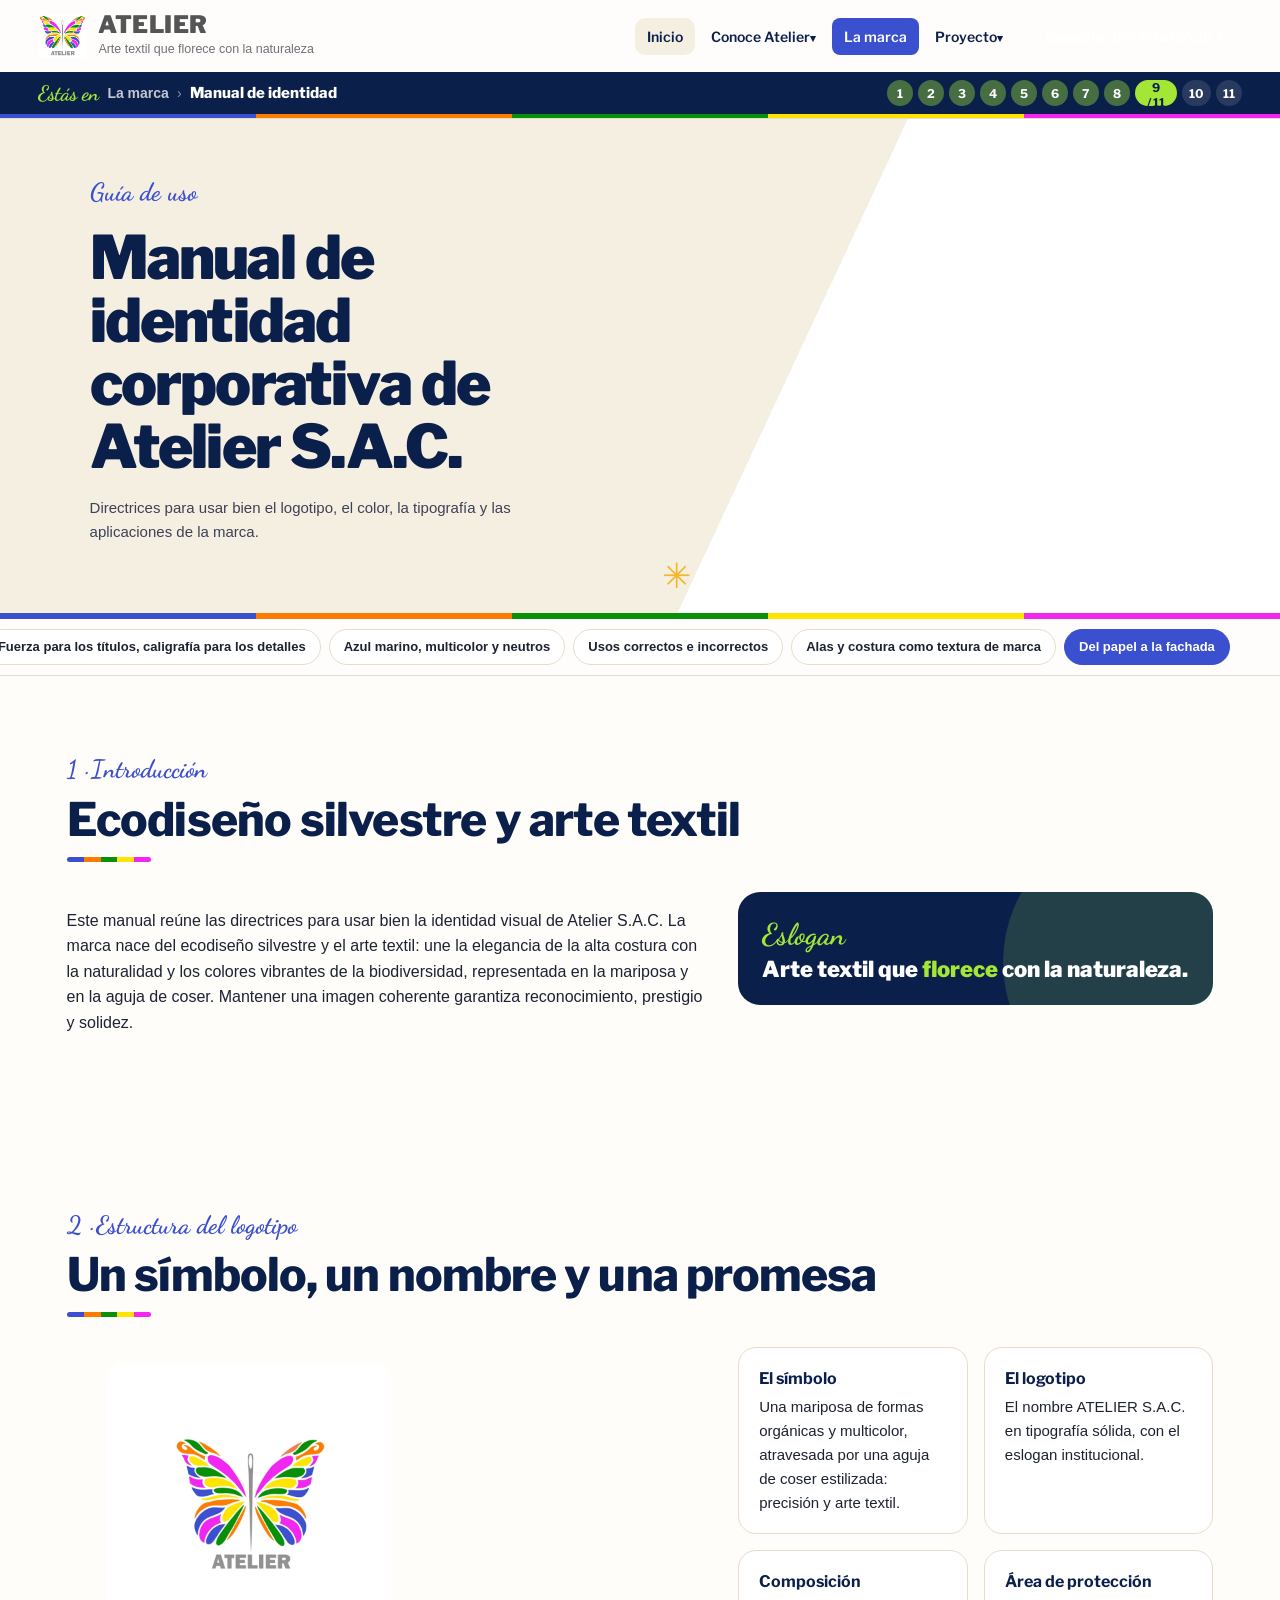
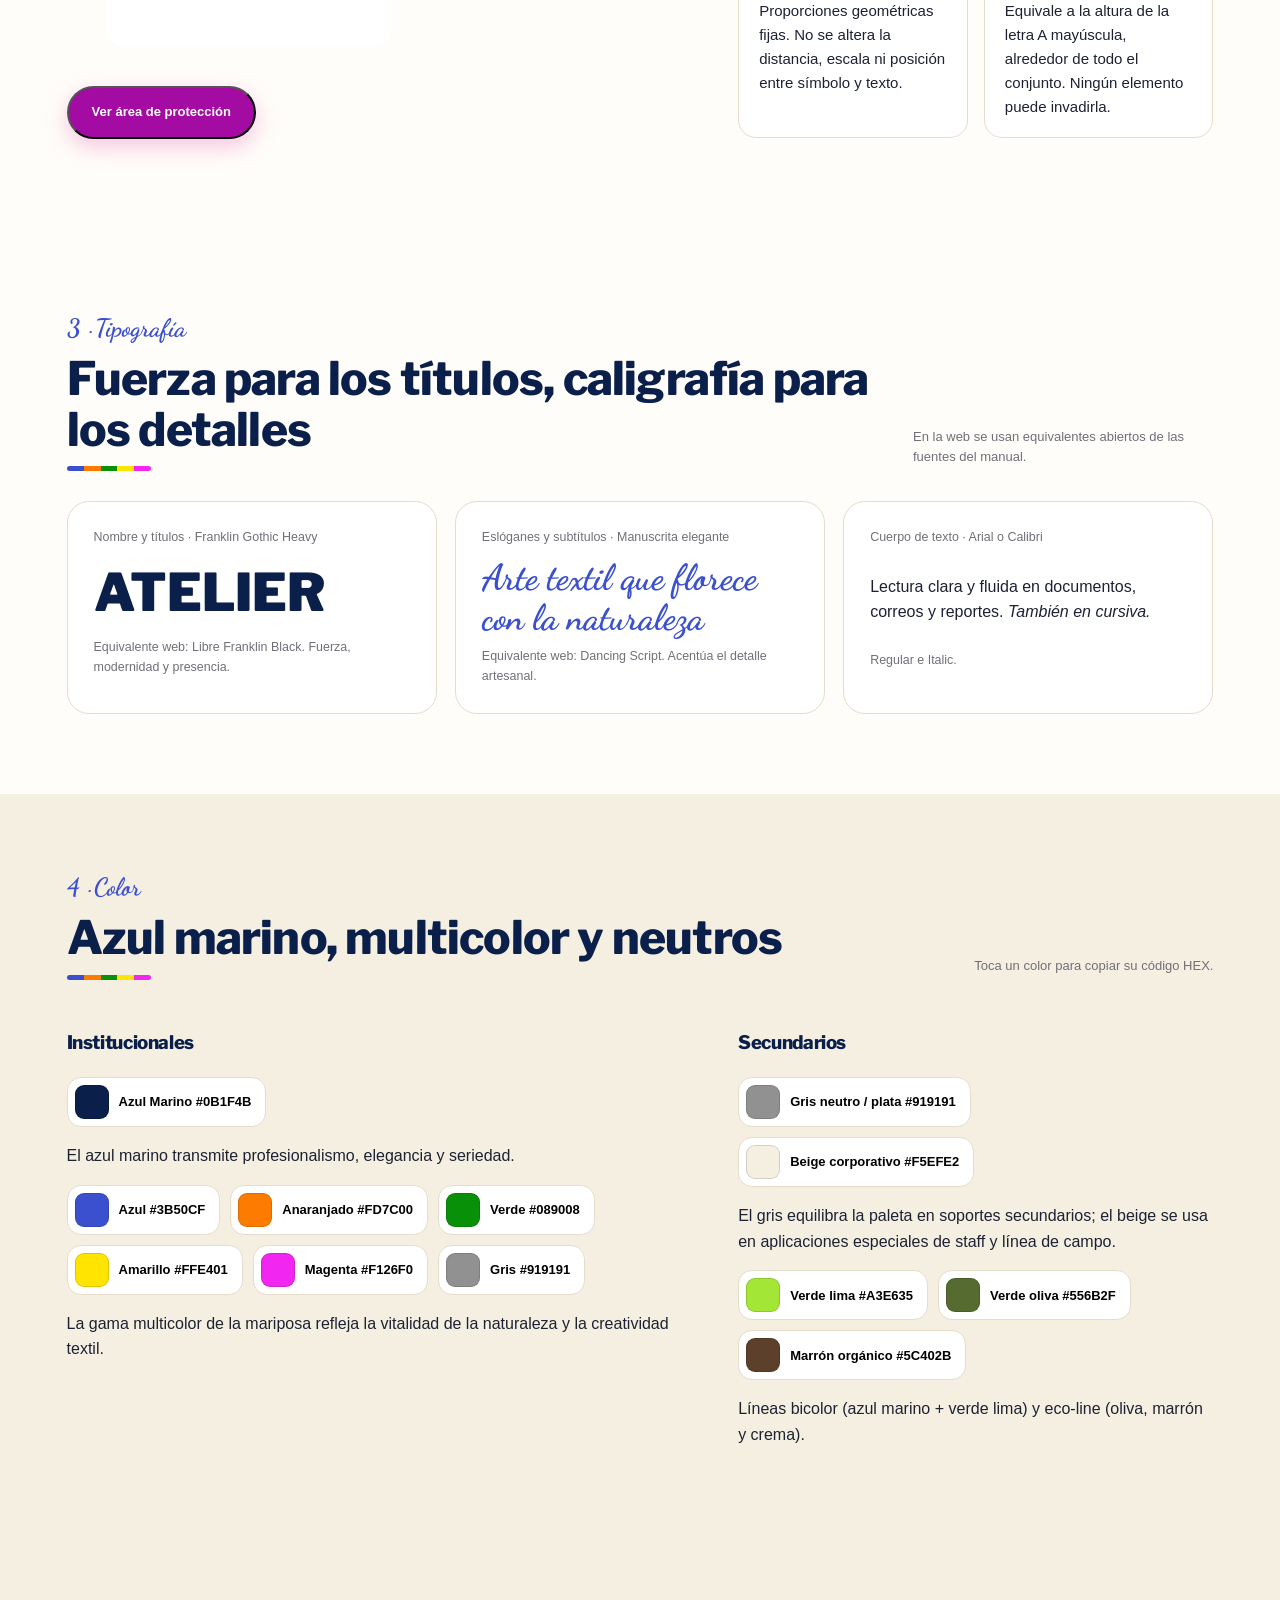
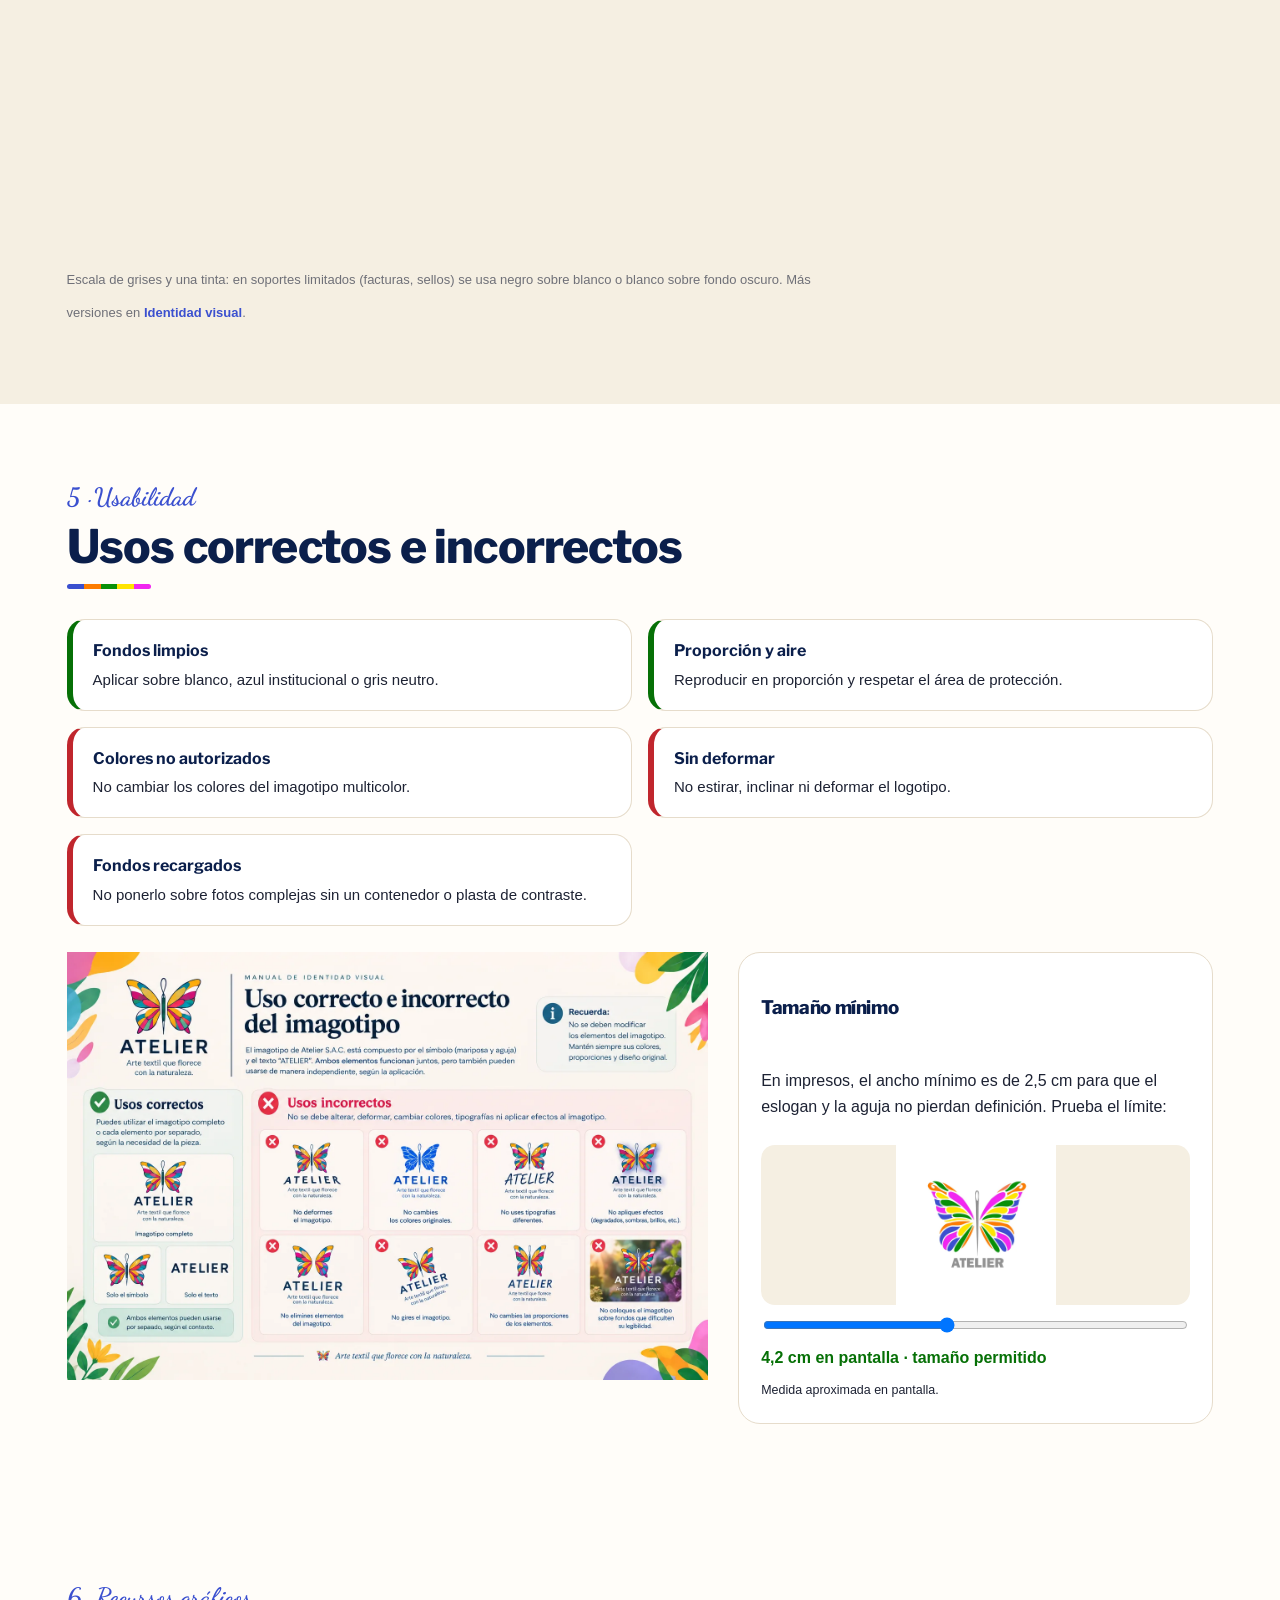
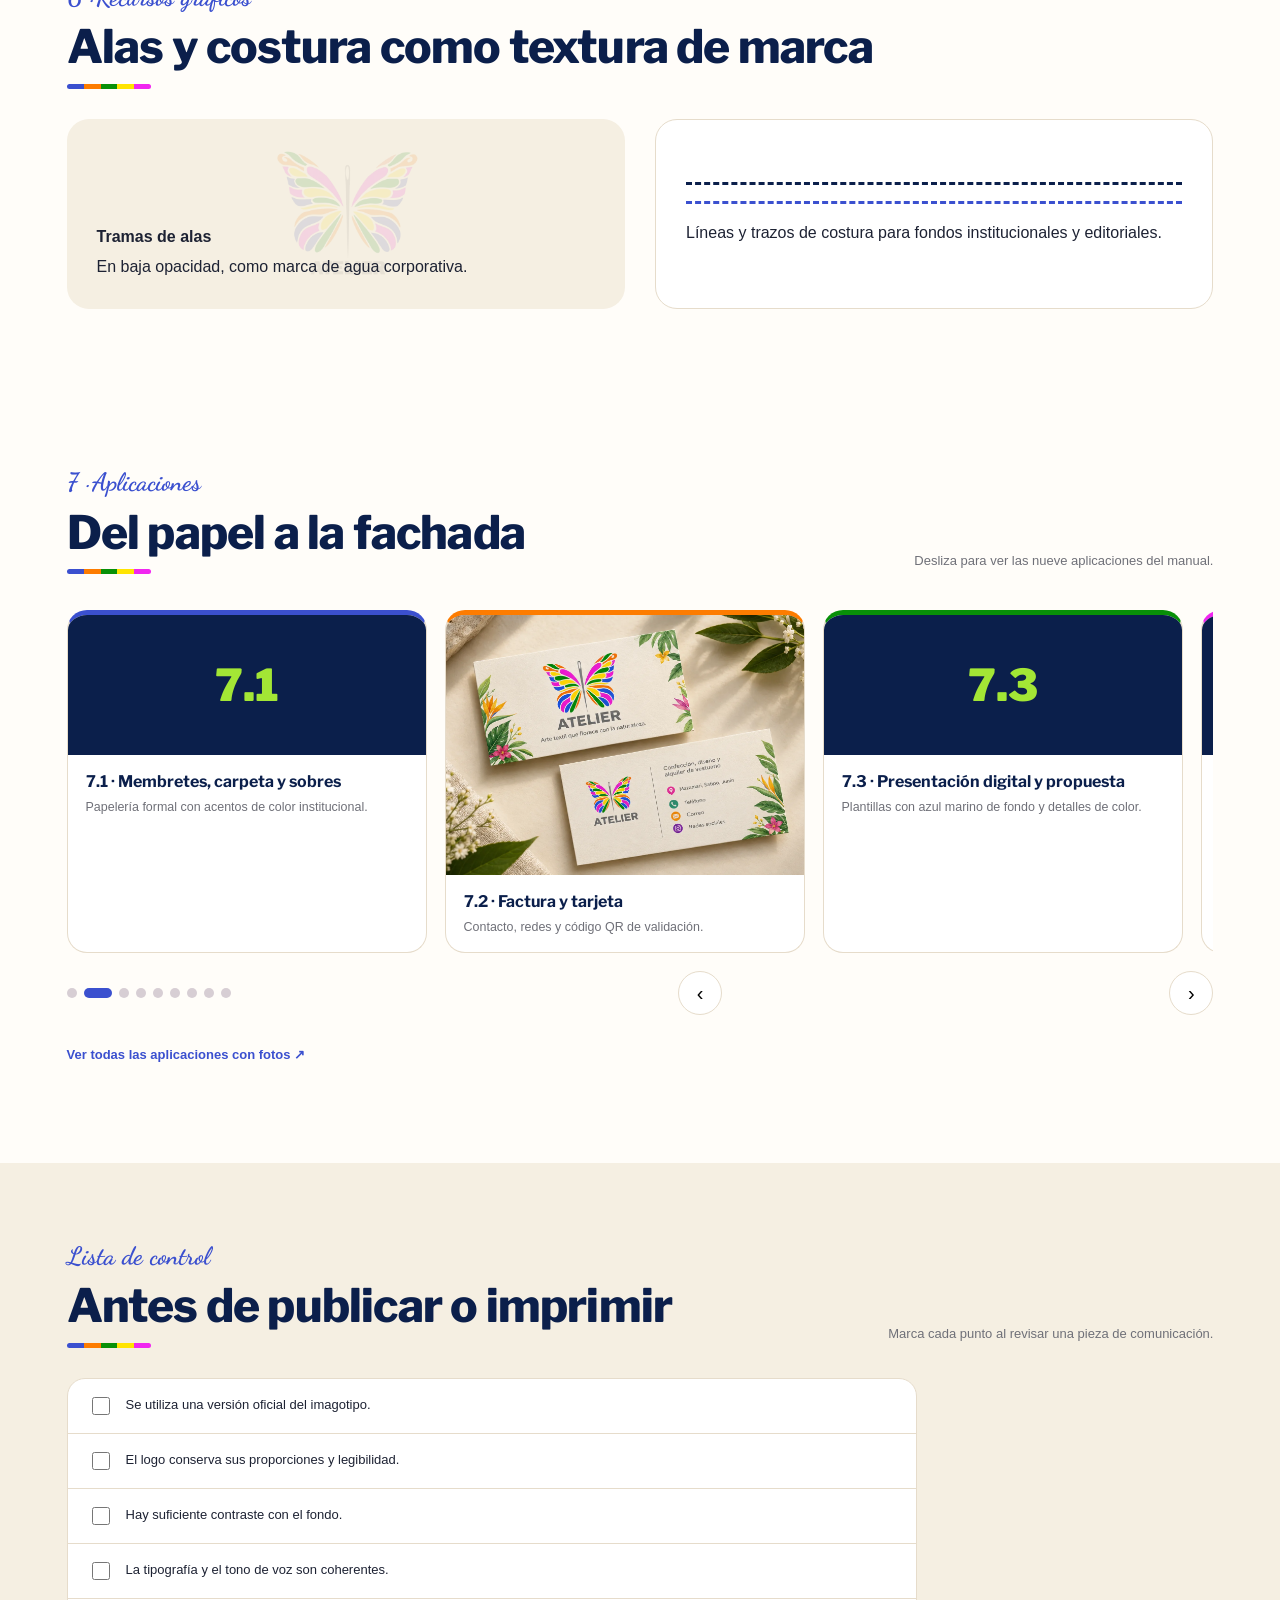
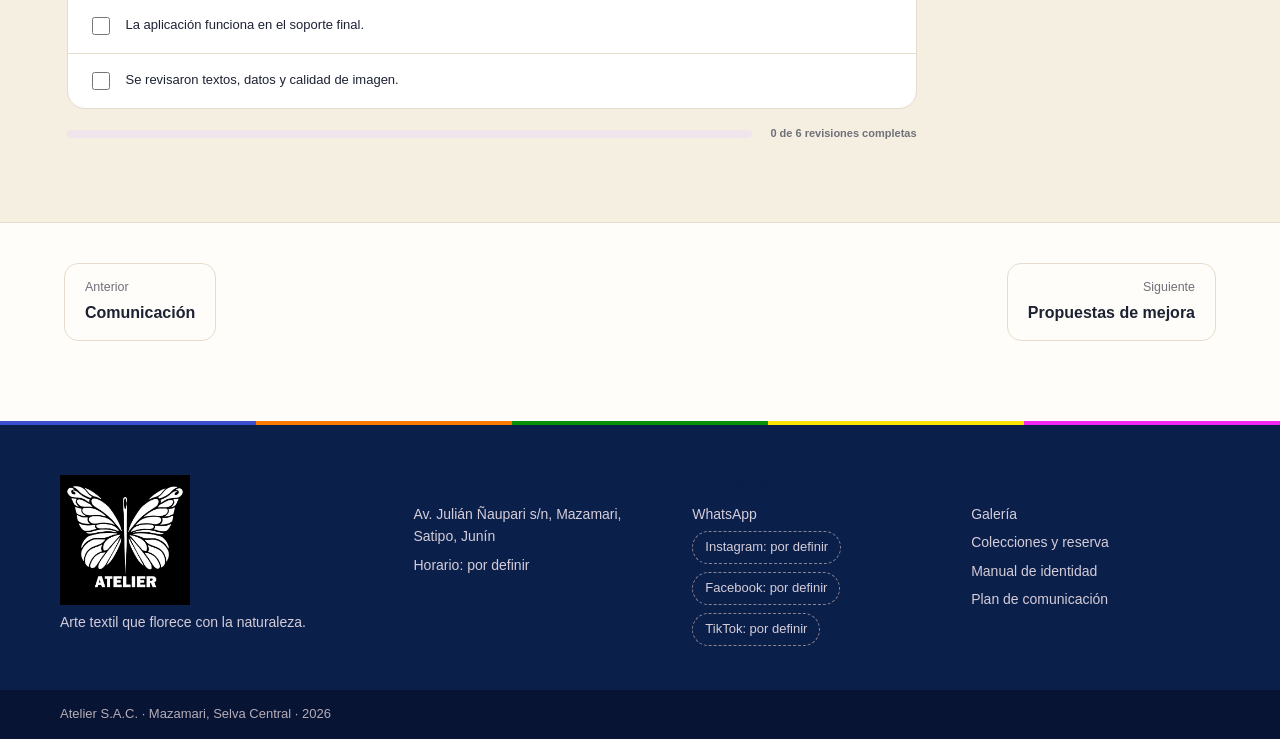
<file: manual-identidad.html>
<!doctype html><html lang="es"><head><meta charset="utf-8"><meta name="viewport" content="width=device-width,initial-scale=1">
    <meta name="description" content="Atelier S.A.C. — arte textil, vestuario de fantasía y ecodiseño inspirado en la Selva Central.">
    <title>Manual corporativo | Atelier</title><link rel="icon" href="assets/favicon.png"><meta name="theme-color" content="#fffdfb"><meta property="og:type" content="website"><meta property="og:title" content="Atelier · Arte textil que florece con la naturaleza"><meta property="og:image" content="assets/img/fachada.webp"><link rel="preconnect" href="https://fonts.googleapis.com"><link rel="preconnect" href="https://fonts.gstatic.com" crossorigin><link rel="stylesheet" href="https://fonts.googleapis.com/css2?family=Dancing+Script:wght@500;700&family=Libre+Franklin:wght@400;500;600;800;900&display=swap"><link rel="stylesheet" href="css/styles.css"><script src="js/base.js" defer></script><script src="js/atelier.js" defer></script><script src="js/marca-data.js" defer></script><script src="js/imgmap.js" defer></script><script src="js/extra2.js" defer></script><script src="js/extra3.js" defer></script></head><body data-accent="azul">
    <a class="skip" href="#contenido">Saltar al contenido</a><div class="progress" aria-hidden="true"></div><header class="site-header"><div class="hd-in"><a class="brand2" href="index.html" aria-label="Atelier, inicio"><img src="assets/image12.webp" width="703" height="647" alt=""><span><b>ATELIER</b><small>Arte textil que florece con la naturaleza</small></span></a><button class="nav-toggle" type="button" aria-expanded="false" aria-controls="site-nav">Menú</button><nav id="site-nav" class="site-nav" aria-label="Principal"><a href="index.html">Inicio</a><div class="dd"><button type="button" aria-expanded="false">Conoce Atelier</button><div class="dd-menu"><a href="empresa.html">Empresa</a><a href="publico-objetivo.html">Público objetivo</a><a href="galeria.html">Galería</a><a href="reserva.html">Colecciones y reserva</a></div></div><div class="dd cur"><button type="button" aria-expanded="false">La marca</button><div class="dd-menu"><a href="identidad-corporativa.html">Identidad corporativa</a><a href="identidad-visual.html">Identidad visual</a><a href="imagen-institucional.html">Imagen institucional</a><a href="aplicaciones.html">Aplicaciones</a><a href="comunicacion.html">Comunicación</a><a href="manual-identidad.html" aria-current="page">Manual de identidad</a></div></div><div class="dd"><button type="button" aria-expanded="false">Proyecto</button><div class="dd-menu"><a href="propuestas-mejora.html">Propuestas de mejora</a><a href="plan-comunicacion.html">Plan de comunicación</a></div></div><a class="cta wa-link" href="reserva.html#reserva">Consultar por WhatsApp</a></nav></div><div class="here"><div class="here-in"><nav class="crumbs-h" aria-label="Estás en"><span class="you">Estás en</span><b>La marca</b><i>›</i><strong>Manual de identidad</strong></nav><div class="steps" role="navigation" aria-label="Pasos del recorrido"><a href="index.html" title="Inicio" aria-label="1. Inicio" class="done">1</a><a href="empresa.html" title="Empresa" aria-label="2. Empresa" class="done">2</a><a href="publico-objetivo.html" title="Público objetivo" aria-label="3. Público objetivo" class="done">3</a><a href="identidad-corporativa.html" title="Identidad corporativa" aria-label="4. Identidad corporativa" class="done">4</a><a href="identidad-visual.html" title="Identidad visual" aria-label="5. Identidad visual" class="done">5</a><a href="imagen-institucional.html" title="Imagen institucional" aria-label="6. Imagen institucional" class="done">6</a><a href="aplicaciones.html" title="Aplicaciones" aria-label="7. Aplicaciones" class="done">7</a><a href="comunicacion.html" title="Comunicación" aria-label="8. Comunicación" class="done">8</a><a href="manual-identidad.html" title="Manual de identidad" aria-label="9. Manual de identidad" aria-current="step" class="on">9</a><a href="propuestas-mejora.html" title="Propuestas de mejora" aria-label="10. Propuestas de mejora" class="">10</a><a href="plan-comunicacion.html" title="Plan de comunicación" aria-label="11. Plan de comunicación" class="">11</a></div></div></div></header><main id="contenido"><section class="page-hero violet"><div class="page-hero-copy"><span class="eyebrow">Guía de uso</span><h1>Manual de identidad corporativa de Atelier S.A.C.</h1><p>Directrices para usar bien el logotipo, el color, la tipografía y las aplicaciones de la marca.</p></div><div class="page-hero-image"><img src="assets/img/manual-uso.webp" width="1536" height="1024" alt="Manual corporativo de identidad visual." loading="lazy"></div><span class="hero-sparkle">✳</span></section><section class="section" id="introduccion" data-toc><div class="section-heading"><div><span class="eyebrow">1 · Introducción</span><h2>Ecodiseño silvestre y arte textil</h2></div></div><div class="two-col"><p>Este manual reúne las directrices para usar bien la identidad visual de Atelier S.A.C. La marca nace del ecodiseño silvestre y el arte textil: une la elegancia de la alta costura con la naturalidad y los colores vibrantes de la biodiversidad, representada en la mariposa y en la aguja de coser. Mantener una imagen coherente garantiza reconocimiento, prestigio y solidez.</p><aside class="callout navy small"><div><span class="script">Eslogan</span><p class="big">Arte textil que <em>florece</em> con la naturaleza.</p></div></aside></div></section><section class="section" id="logotipo" data-toc><div class="section-heading"><div><span class="eyebrow">2 · Estructura del logotipo</span><h2>Un símbolo, un nombre y una promesa</h2></div></div><div class="two-col"><div><figure class="protect" id="prot"><img src="assets/img/logo-multicolor.webp" width="720" height="720" alt="Imagotipo de Atelier: mariposa multicolor con aguja y el nombre ATELIER" loading="lazy"></figure><p><button type="button" class="pill-button" id="prot-btn" aria-pressed="false">Ver área de protección</button></p></div><div class="rule-grid"><div class="rule"><b>El símbolo</b><p>Una mariposa de formas orgánicas y multicolor, atravesada por una aguja de coser estilizada: precisión y arte textil.</p></div><div class="rule"><b>El logotipo</b><p>El nombre ATELIER S.A.C. en tipografía sólida, con el eslogan institucional.</p></div><div class="rule"><b>Composición</b><p>Proporciones geométricas fijas. No se altera la distancia, escala ni posición entre símbolo y texto.</p></div><div class="rule"><b>Área de protección</b><p>Equivale a la altura de la letra A mayúscula, alrededor de todo el conjunto. Ningún elemento puede invadirla.</p></div></div></div></section><section class="section" id="tipografia" data-toc><div class="section-heading"><div><span class="eyebrow">3 · Tipografía</span><h2>Fuerza para los títulos, caligrafía para los detalles</h2></div><p>En la web se usan equivalentes abiertos de las fuentes del manual.</p></div><div class="three"><div class="spec"><small>Nombre y títulos · Franklin Gothic Heavy</small><span class="s1">ATELIER</span><small>Equivalente web: Libre Franklin Black. Fuerza, modernidad y presencia.</small></div><div class="spec"><small>Eslóganes y subtítulos · Manuscrita elegante</small><span class="s2">Arte textil que florece con la naturaleza</span><small>Equivalente web: Dancing Script. Acentúa el detalle artesanal.</small></div><div class="spec"><small>Cuerpo de texto · Arial o Calibri</small><span class="s3">Lectura clara y fluida en documentos, correos y reportes. <i>También en cursiva.</i></span><small>Regular e Italic.</small></div></div></section><section class="section soft-section" id="color" data-toc><div class="section-heading"><div><span class="eyebrow">4 · Color</span><h2>Azul marino, multicolor y neutros</h2></div><p>Toca un color para copiar su código HEX.</p></div><div class="two-col"><div><h3>Institucionales</h3><div class="chips"><button type="button" class="hexchip" data-hex="#0B1F4B" style="--h:#0B1F4B" aria-label="Copiar #0B1F4B"><i></i>Azul Marino #0B1F4B</button></div><p>El azul marino transmite profesionalismo, elegancia y seriedad.</p><div class="chips"><button type="button" class="hexchip" data-hex="#3B50CF" style="--h:#3B50CF" aria-label="Copiar #3B50CF"><i></i>Azul #3B50CF</button><button type="button" class="hexchip" data-hex="#FD7C00" style="--h:#FD7C00" aria-label="Copiar #FD7C00"><i></i>Anaranjado #FD7C00</button><button type="button" class="hexchip" data-hex="#089008" style="--h:#089008" aria-label="Copiar #089008"><i></i>Verde #089008</button><button type="button" class="hexchip" data-hex="#FFE401" style="--h:#FFE401" aria-label="Copiar #FFE401"><i></i>Amarillo #FFE401</button><button type="button" class="hexchip" data-hex="#F126F0" style="--h:#F126F0" aria-label="Copiar #F126F0"><i></i>Magenta #F126F0</button><button type="button" class="hexchip" data-hex="#919191" style="--h:#919191" aria-label="Copiar #919191"><i></i>Gris #919191</button></div><p>La gama multicolor de la mariposa refleja la vitalidad de la naturaleza y la creatividad textil.</p></div><div><h3>Secundarios</h3><div class="chips"><button type="button" class="hexchip" data-hex="#919191" style="--h:#919191" aria-label="Copiar #919191"><i></i>Gris neutro / plata #919191</button><button type="button" class="hexchip" data-hex="#F5EFE2" style="--h:#F5EFE2" aria-label="Copiar #F5EFE2"><i></i>Beige corporativo #F5EFE2</button></div><p>El gris equilibra la paleta en soportes secundarios; el beige se usa en aplicaciones especiales de staff y línea de campo.</p><div class="chips"><button type="button" class="hexchip" data-hex="#A3E635" style="--h:#A3E635" aria-label="Copiar #A3E635"><i></i>Verde lima #A3E635</button><button type="button" class="hexchip" data-hex="#556B2F" style="--h:#556B2F" aria-label="Copiar #556B2F"><i></i>Verde oliva #556B2F</button><button type="button" class="hexchip" data-hex="#5C402B" style="--h:#5C402B" aria-label="Copiar #5C402B"><i></i>Marrón orgánico #5C402B</button></div><p>Líneas bicolor (azul marino + verde lima) y eco-line (oliva, marrón y crema).</p></div></div><div class="pn" style="margin-top:26px"><figure><img src="assets/img/logo-multicolor.webp" width="720" height="720" alt="Versión positiva sobre fondo claro" loading="lazy"><figcaption><b>Versión positiva</b><br>Sobre blanco o fondos claros: imagotipo multicolor y tipografía en azul oscuro.</figcaption></figure><figure><img src="assets/img/logo-negativo.webp" width="471" height="471" alt="Versión negativa en blanco sobre negro" loading="lazy"><figcaption><b>Versión negativa</b><br>Sobre azul marino o negro: imagotipo y tipografía en blanco o plata.</figcaption></figure></div><p class="note-s" style="margin-left:0">Escala de grises y una tinta: en soportes limitados (facturas, sellos) se usa negro sobre blanco o blanco sobre fondo oscuro. Más versiones en <a class="text-link" href="identidad-visual.html#versiones">Identidad visual</a>.</p></section><section class="section" id="usabilidad" data-toc><div class="section-heading"><div><span class="eyebrow">5 · Usabilidad</span><h2>Usos correctos e incorrectos</h2></div></div><div class="rule-grid"><div class="rule ok"><b>Fondos limpios</b><p>Aplicar sobre blanco, azul institucional o gris neutro.</p></div><div class="rule ok"><b>Proporción y aire</b><p>Reproducir en proporción y respetar el área de protección.</p></div><div class="rule no"><b>Colores no autorizados</b><p>No cambiar los colores del imagotipo multicolor.</p></div><div class="rule no"><b>Sin deformar</b><p>No estirar, inclinar ni deformar el logotipo.</p></div><div class="rule no"><b>Fondos recargados</b><p>No ponerlo sobre fotos complejas sin un contenedor o plasta de contraste.</p></div></div><div class="two-col" style="margin-top:26px"><figure style="margin:0"><img src="assets/img/manual-uso.webp" width="1536" height="1024" alt="Tabla de uso correcto e incorrecto del imagotipo" loading="lazy"></figure><div class="sizer"><h3>Tamaño mínimo</h3><p>En impresos, el ancho mínimo es de 2,5 cm para que el eslogan y la aguja no pierdan definición. Prueba el límite:</p><div class="stage"><img id="sz-logo" src="assets/img/logo-multicolor.webp" alt="Logo a escala" style="width:160px;height:auto;cursor:auto"></div><input id="sz" type="range" min="40" max="320" value="160" aria-label="Ancho del logo"><output id="sz-out" aria-live="polite"></output><small>Medida aproximada en pantalla.</small></div></div></section><section class="section" id="recursos" data-toc><div class="section-heading"><div><span class="eyebrow">6 · Recursos gráficos</span><h2>Alas y costura como textura de marca</h2></div></div><div class="two-col" style="grid-template-columns:1fr 1fr"><div class="wingmark"><b>Tramas de alas</b><span>En baja opacidad, como marca de agua corporativa.</span></div><div class="stitch"><hr><hr><span>Líneas y trazos de costura para fondos institucionales y editoriales.</span></div></div></section><section class="section" id="aplicaciones-manual" data-toc><div class="section-heading"><div><span class="eyebrow">7 · Aplicaciones</span><h2>Del papel a la fachada</h2></div><p>Desliza para ver las nueve aplicaciones del manual.</p></div><div data-carousel class="img-row"><figure class="img-card noimg"><div class="num">7.1</div><figcaption><b>7.1 · Membretes, carpeta y sobres</b><small>Papelería formal con acentos de color institucional.</small></figcaption></figure><figure class="img-card"><img src="assets/img/tarjetas.webp" width="1536" height="1024" alt="Factura y tarjeta" loading="lazy"><figcaption><b>7.2 · Factura y tarjeta</b><small>Contacto, redes y código QR de validación.</small></figcaption></figure><figure class="img-card noimg"><div class="num">7.3</div><figcaption><b>7.3 · Presentación digital y propuesta</b><small>Plantillas con azul marino de fondo y detalles de color.</small></figcaption></figure><figure class="img-card noimg"><div class="num">7.4</div><figcaption><b>7.4 · Sitio web y firma digital</b><small>Adaptaciones para pantalla y correo.</small></figcaption></figure><figure class="img-card"><img src="assets/img/pendon.webp" width="1360" height="784" alt="Pendón (roll-up)" loading="lazy"><figcaption><b>7.5 · Pendón (roll-up)</b><small>Alta visibilidad para ferias y eventos.</small></figcaption></figure><figure class="img-card"><img src="assets/img/objetos.webp" width="1360" height="784" alt="Objetos promocionales" loading="lazy"><figcaption><b>7.6 · Objetos promocionales</b><small>Lapiceros, tazas, pines y gorras.</small></figcaption></figure><figure class="img-card"><img src="assets/img/carne.webp" width="1339" height="800" alt="Carné de identificación" loading="lazy"><figcaption><b>7.7 · Carné de identificación</b><small>Credencial vertical con foto, cargo y código.</small></figcaption></figure><figure class="img-card"><img src="assets/img/uniformes-linea.webp" width="1339" height="800" alt="Uniformes" loading="lazy"><figcaption><b>7.8 · Uniformes</b><small>Polos staff y diseñador, camisa de campo y chaleco.</small></figcaption></figure><figure class="img-card"><img src="assets/img/letrero.webp" width="1312" height="1199" alt="Aviso y oficina" loading="lazy"><figcaption><b>7.9 · Aviso y oficina</b><small>Señalética, carteles y ambientación.</small></figcaption></figure></div><p style="margin-top:18px"><a class="text-link" href="aplicaciones.html">Ver todas las aplicaciones con fotos ↗</a></p></section><section class="section soft-section"><div class="section-heading"><div><span class="eyebrow">Lista de control</span><h2>Antes de publicar o imprimir</h2></div><p>Marca cada punto al revisar una pieza de comunicación.</p></div><div class="checklist" id="brand-checklist"><label><input type="checkbox"><span>Se utiliza una versión oficial del imagotipo.</span></label><label><input type="checkbox"><span>El logo conserva sus proporciones y legibilidad.</span></label><label><input type="checkbox"><span>Hay suficiente contraste con el fondo.</span></label><label><input type="checkbox"><span>La tipografía y el tono de voz son coherentes.</span></label><label><input type="checkbox"><span>La aplicación funciona en el soporte final.</span></label><label><input type="checkbox"><span>Se revisaron textos, datos y calidad de imagen.</span></label></div><div class="check-progress"><div class="progress-track"><span id="check-progress-bar"></span></div><b id="check-progress-text">0 de 6 revisiones completas</b></div></section><nav class="pager" aria-label="Recorrido"><a href="comunicacion.html"><small>Anterior</small><b>Comunicación</b></a><a href="propuestas-mejora.html"><small>Siguiente</small><b>Propuestas de mejora</b></a></nav></main><footer class="site-footer"><div class="ft-in"><div><a class="ft-brand" href="index.html" aria-label="Atelier"><img src="assets/logo-negativo.webp" width="471" height="471" alt="Atelier"></a><p>Arte textil que florece con la naturaleza.</p></div><div><h4>Visítanos</h4><p>Av. Julián Ñaupari s/n, Mazamari, Satipo, Junín</p><p>Horario: por definir</p></div><div><h4>Escríbenos</h4><a class="wa-link" href="reserva.html#reserva">WhatsApp</a><div class="pills"><span>Instagram: por definir</span><span>Facebook: por definir</span><span>TikTok: por definir</span></div></div><div><h4>Explora</h4><a href="galeria.html">Galería</a><a href="reserva.html">Colecciones y reserva</a><a href="manual-identidad.html">Manual de identidad</a><a href="plan-comunicacion.html">Plan de comunicación</a></div></div><div class="ft-bot">Atelier S.A.C. · Mazamari, Selva Central · 2026</div></footer><button class="to-top" aria-label="Volver arriba">↑</button></body></html>
</file>
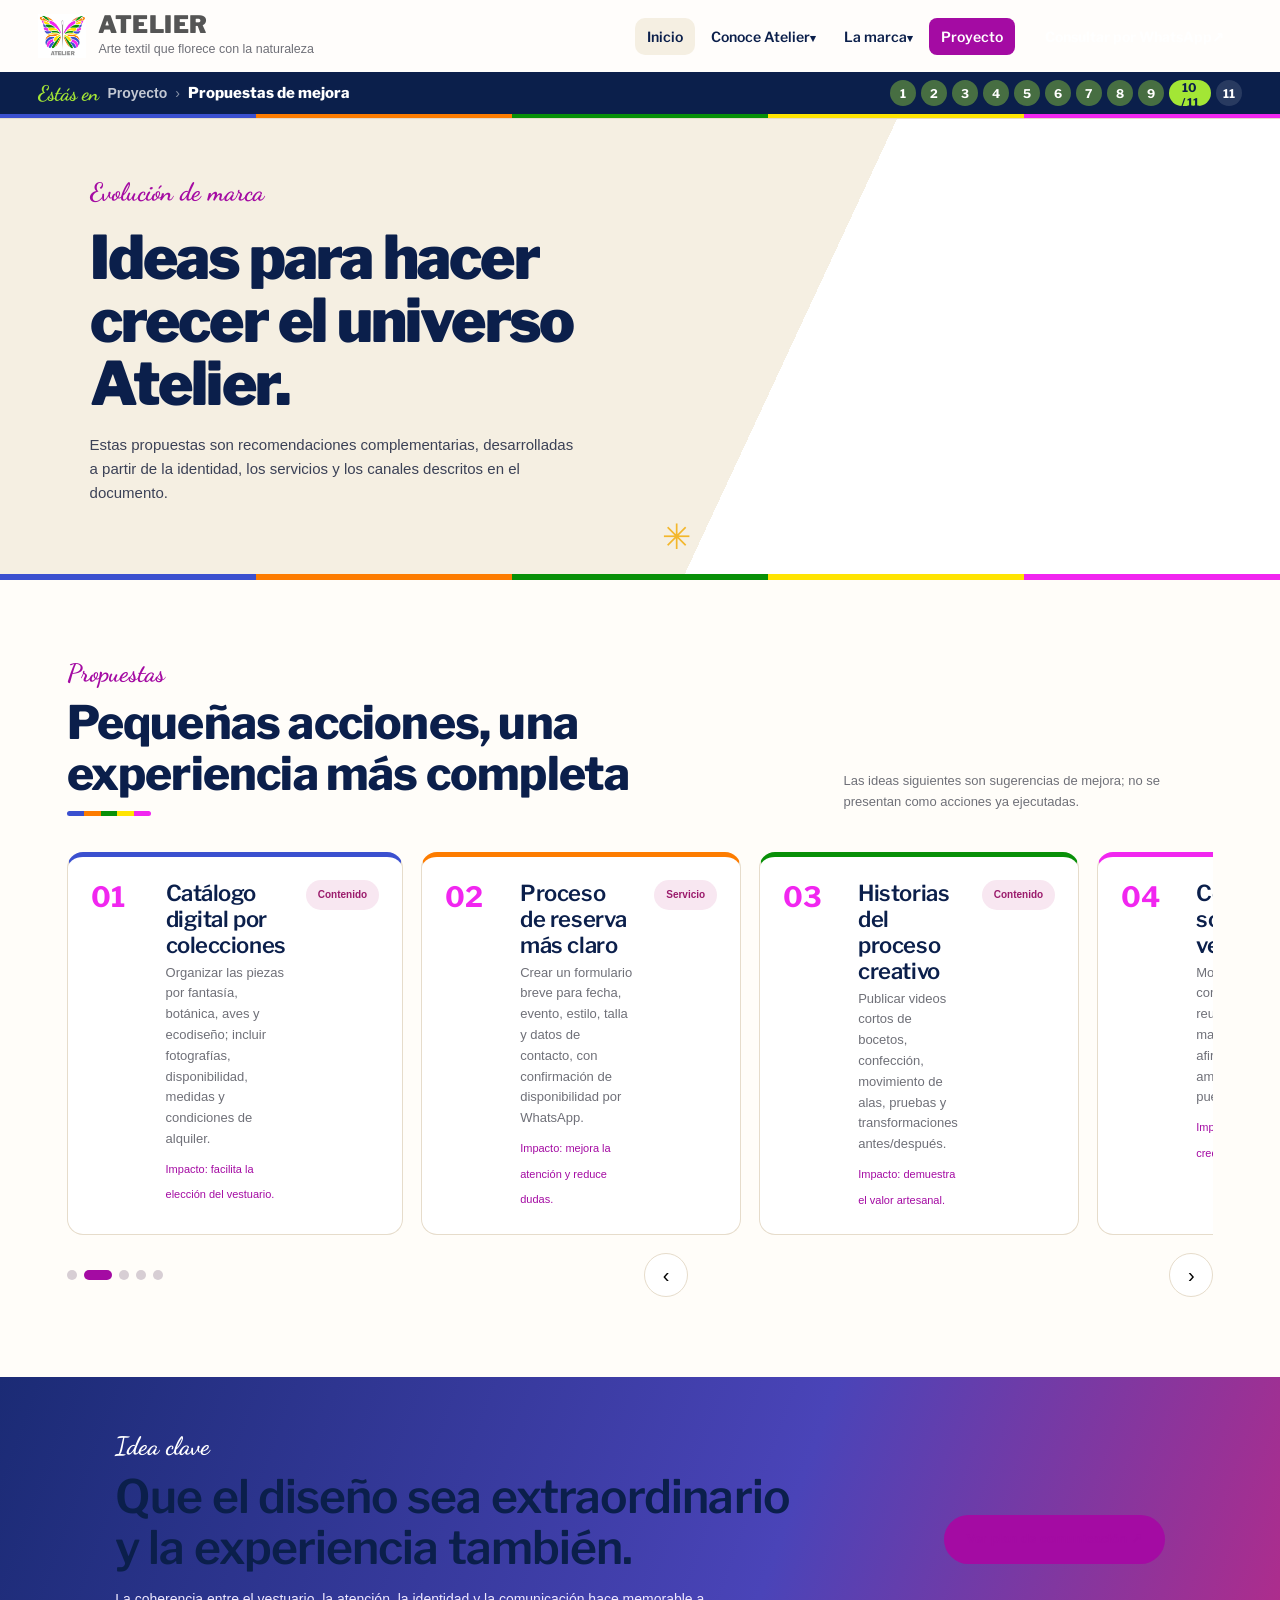
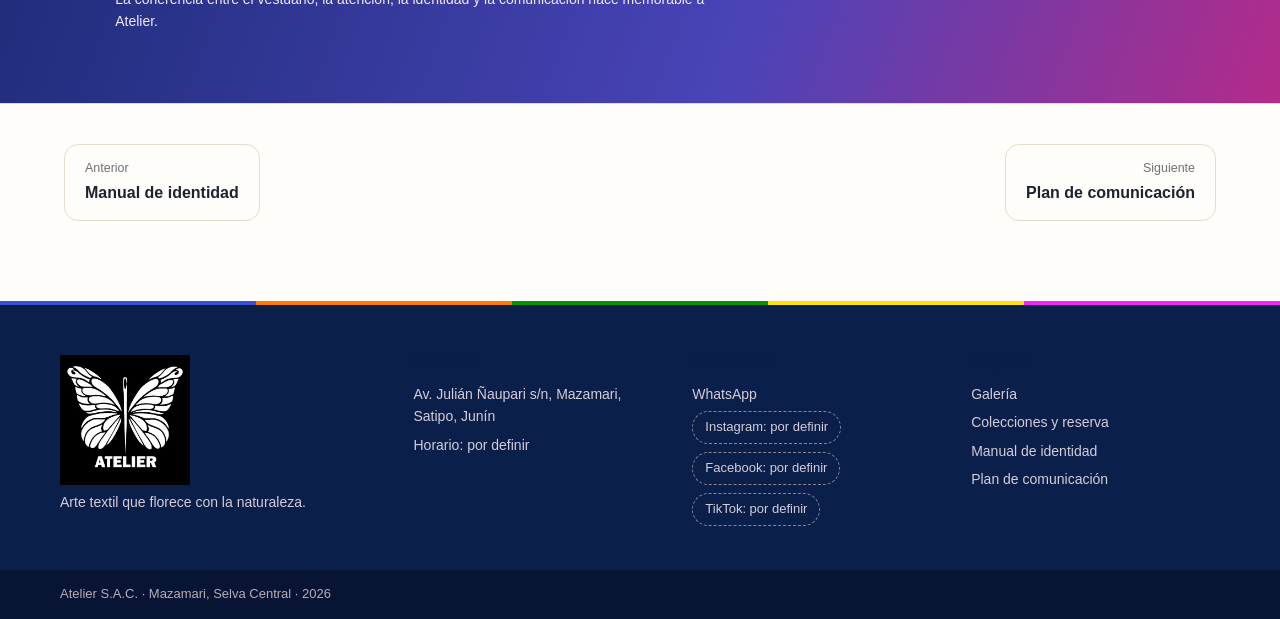
<file: propuestas-mejora.html>
<!doctype html><html lang="es"><head><meta charset="utf-8"><meta name="viewport" content="width=device-width,initial-scale=1">
    <meta name="description" content="Atelier S.A.C. — arte textil, vestuario de fantasía y ecodiseño inspirado en la Selva Central.">
    <title>Propuestas de mejora | Atelier</title><link rel="icon" href="assets/favicon.png"><meta name="theme-color" content="#fffdfb"><meta property="og:type" content="website"><meta property="og:title" content="Atelier · Arte textil que florece con la naturaleza"><meta property="og:image" content="assets/img/fachada.webp"><link rel="preconnect" href="https://fonts.googleapis.com"><link rel="preconnect" href="https://fonts.gstatic.com" crossorigin><link rel="stylesheet" href="https://fonts.googleapis.com/css2?family=Dancing+Script:wght@500;700&family=Libre+Franklin:wght@400;500;600;800;900&display=swap"><link rel="stylesheet" href="css/styles.css"><script src="js/base.js" defer></script><script src="js/atelier.js" defer></script><script src="js/marca-data.js" defer></script><script src="js/imgmap.js" defer></script><script src="js/extra2.js" defer></script><script src="js/extra3.js" defer></script></head><body data-accent="magenta">
    <a class="skip" href="#contenido">Saltar al contenido</a><div class="progress" aria-hidden="true"></div><header class="site-header"><div class="hd-in"><a class="brand2" href="index.html" aria-label="Atelier, inicio"><img src="assets/image12.webp" width="703" height="647" alt=""><span><b>ATELIER</b><small>Arte textil que florece con la naturaleza</small></span></a><button class="nav-toggle" type="button" aria-expanded="false" aria-controls="site-nav">Menú</button><nav id="site-nav" class="site-nav" aria-label="Principal"><a href="index.html">Inicio</a><div class="dd"><button type="button" aria-expanded="false">Conoce Atelier</button><div class="dd-menu"><a href="empresa.html">Empresa</a><a href="publico-objetivo.html">Público objetivo</a><a href="galeria.html">Galería</a><a href="reserva.html">Colecciones y reserva</a></div></div><div class="dd"><button type="button" aria-expanded="false">La marca</button><div class="dd-menu"><a href="identidad-corporativa.html">Identidad corporativa</a><a href="identidad-visual.html">Identidad visual</a><a href="imagen-institucional.html">Imagen institucional</a><a href="aplicaciones.html">Aplicaciones</a><a href="comunicacion.html">Comunicación</a><a href="manual-identidad.html">Manual de identidad</a></div></div><div class="dd cur"><button type="button" aria-expanded="false">Proyecto</button><div class="dd-menu"><a href="propuestas-mejora.html" aria-current="page">Propuestas de mejora</a><a href="plan-comunicacion.html">Plan de comunicación</a></div></div><a class="cta wa-link" href="reserva.html#reserva">Consultar por WhatsApp</a></nav></div><div class="here"><div class="here-in"><nav class="crumbs-h" aria-label="Estás en"><span class="you">Estás en</span><b>Proyecto</b><i>›</i><strong>Propuestas de mejora</strong></nav><div class="steps" role="navigation" aria-label="Pasos del recorrido"><a href="index.html" title="Inicio" aria-label="1. Inicio" class="done">1</a><a href="empresa.html" title="Empresa" aria-label="2. Empresa" class="done">2</a><a href="publico-objetivo.html" title="Público objetivo" aria-label="3. Público objetivo" class="done">3</a><a href="identidad-corporativa.html" title="Identidad corporativa" aria-label="4. Identidad corporativa" class="done">4</a><a href="identidad-visual.html" title="Identidad visual" aria-label="5. Identidad visual" class="done">5</a><a href="imagen-institucional.html" title="Imagen institucional" aria-label="6. Imagen institucional" class="done">6</a><a href="aplicaciones.html" title="Aplicaciones" aria-label="7. Aplicaciones" class="done">7</a><a href="comunicacion.html" title="Comunicación" aria-label="8. Comunicación" class="done">8</a><a href="manual-identidad.html" title="Manual de identidad" aria-label="9. Manual de identidad" class="done">9</a><a href="propuestas-mejora.html" title="Propuestas de mejora" aria-label="10. Propuestas de mejora" aria-current="step" class="on">10</a><a href="plan-comunicacion.html" title="Plan de comunicación" aria-label="11. Plan de comunicación" class="">11</a></div></div></div></header><main id="contenido"><section class="page-hero green"><div class="page-hero-copy"><span class="eyebrow">Evolución de marca</span><h1>Ideas para hacer crecer el universo Atelier.</h1><p>Estas propuestas son recomendaciones complementarias, desarrolladas a partir de la identidad, los servicios y los canales descritos en el documento.</p></div><div class="page-hero-image"><img src="assets/img/taller-reciclado.webp" width="1486" height="990" alt="Ideas para hacer crecer el universo Atelier." loading="lazy"></div><span class="hero-sparkle">✳</span></section>
<section class="section"><div class="section-heading"><div><span class="eyebrow">Propuestas</span><h2>Pequeñas acciones, una experiencia más completa</h2></div><p>Las ideas siguientes son sugerencias de mejora; no se presentan como acciones ya ejecutadas.</p></div><div class="improvement-list"><article><span>01</span><div><h3>Catálogo digital por colecciones</h3><p>Organizar las piezas por fantasía, botánica, aves y ecodiseño; incluir fotografías, disponibilidad, medidas y condiciones de alquiler.</p><small>Impacto: facilita la elección del vestuario.</small></div><b>Contenido</b></article><article><span>02</span><div><h3>Proceso de reserva más claro</h3><p>Crear un formulario breve para fecha, evento, estilo, talla y datos de contacto, con confirmación de disponibilidad por WhatsApp.</p><small>Impacto: mejora la atención y reduce dudas.</small></div><b>Servicio</b></article><article><span>03</span><div><h3>Historias del proceso creativo</h3><p>Publicar videos cortos de bocetos, confección, movimiento de alas, pruebas y transformaciones antes/después.</p><small>Impacto: demuestra el valor artesanal.</small></div><b>Contenido</b></article><article><span>04</span><div><h3>Comunicación sostenible verificable</h3><p>Mostrar ejemplos concretos de reutilización de retazos y materiales, evitando afirmaciones ambientales que no se puedan comprobar.</p><small>Impacto: fortalece credibilidad.</small></div><b>Ecodiseño</b></article><article><span>05</span><div><h3>Experiencia post-alquiler</h3><p>Solicitar comentarios y, con autorización, compartir fotografías de clientes y experiencias para construir comunidad.</p><small>Impacto: confianza y recomendación.</small></div><b>Comunidad</b></article></div></section>
<section class="color-band"><div><span class="eyebrow light">Idea clave</span><h2>Que el diseño sea extraordinario y la experiencia también.</h2><p>La coherencia entre el vestuario, la atención, la identidad y la comunicación hace memorable a Atelier.</p></div><a class="pill-button light-button" href="plan-comunicacion.html">Ver plan de comunicación ↗</a></section>
<nav class="pager" aria-label="Recorrido"><a href="manual-identidad.html"><small>Anterior</small><b>Manual de identidad</b></a><a href="plan-comunicacion.html"><small>Siguiente</small><b>Plan de comunicación</b></a></nav></main><footer class="site-footer"><div class="ft-in"><div><a class="ft-brand" href="index.html" aria-label="Atelier"><img src="assets/logo-negativo.webp" width="471" height="471" alt="Atelier"></a><p>Arte textil que florece con la naturaleza.</p></div><div><h4>Visítanos</h4><p>Av. Julián Ñaupari s/n, Mazamari, Satipo, Junín</p><p>Horario: por definir</p></div><div><h4>Escríbenos</h4><a class="wa-link" href="reserva.html#reserva">WhatsApp</a><div class="pills"><span>Instagram: por definir</span><span>Facebook: por definir</span><span>TikTok: por definir</span></div></div><div><h4>Explora</h4><a href="galeria.html">Galería</a><a href="reserva.html">Colecciones y reserva</a><a href="manual-identidad.html">Manual de identidad</a><a href="plan-comunicacion.html">Plan de comunicación</a></div></div><div class="ft-bot">Atelier S.A.C. · Mazamari, Selva Central · 2026</div></footer><button class="to-top" aria-label="Volver arriba">↑</button></body></html>
</file>
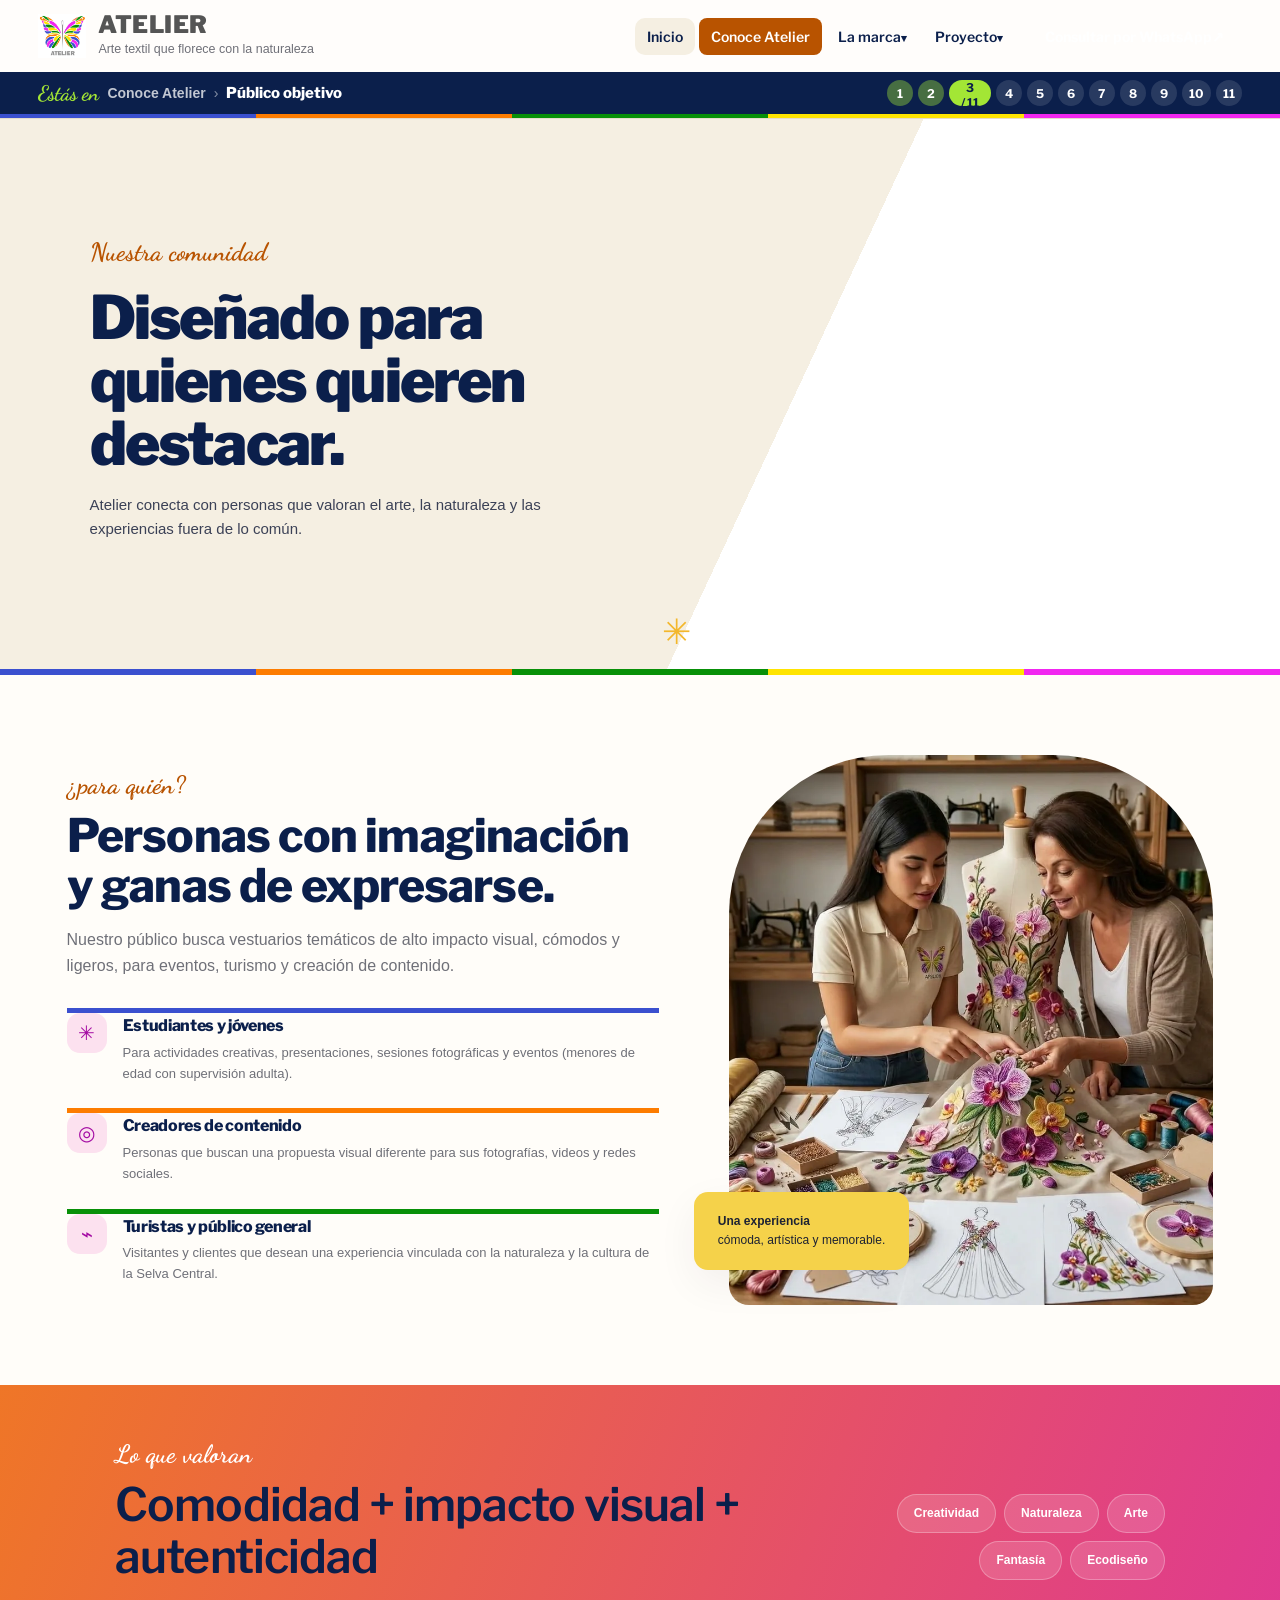
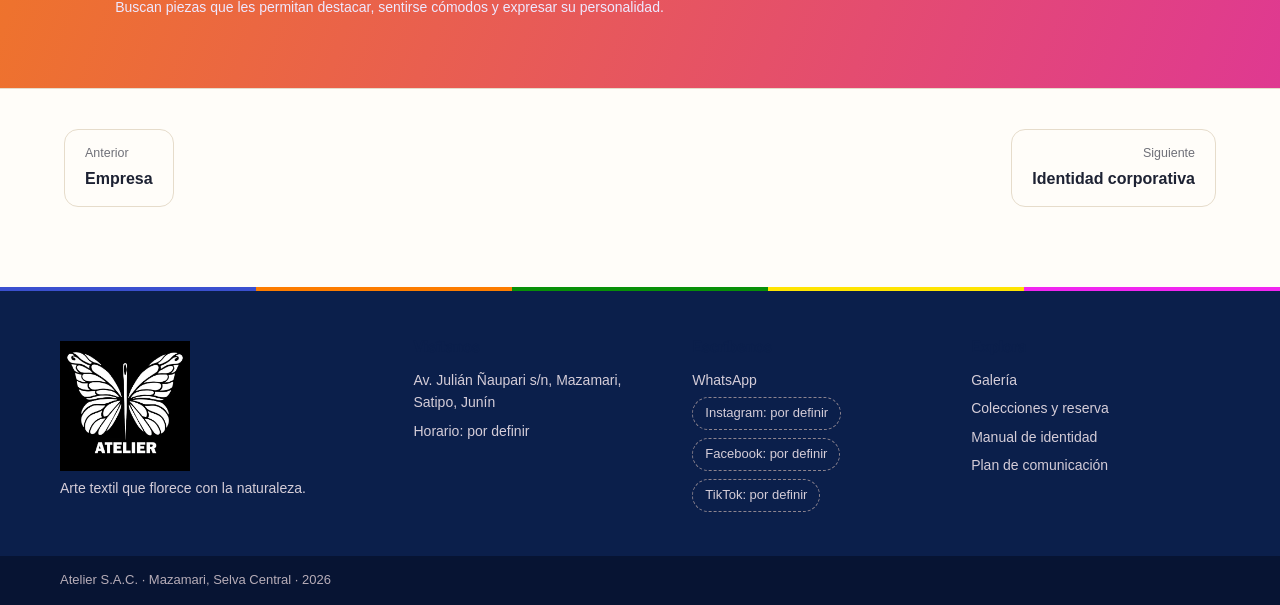
<file: publico-objetivo.html>
<!doctype html><html lang="es"><head><meta charset="utf-8"><meta name="viewport" content="width=device-width,initial-scale=1">
    <meta name="description" content="Atelier S.A.C. — arte textil, vestuario de fantasía y ecodiseño inspirado en la Selva Central.">
    <title>Público objetivo | Atelier</title><link rel="icon" href="assets/favicon.png"><meta name="theme-color" content="#fffdfb"><meta property="og:type" content="website"><meta property="og:title" content="Atelier · Arte textil que florece con la naturaleza"><meta property="og:image" content="assets/img/fachada.webp"><link rel="preconnect" href="https://fonts.googleapis.com"><link rel="preconnect" href="https://fonts.gstatic.com" crossorigin><link rel="stylesheet" href="https://fonts.googleapis.com/css2?family=Dancing+Script:wght@500;700&family=Libre+Franklin:wght@400;500;600;800;900&display=swap"><link rel="stylesheet" href="css/styles.css"><script src="js/base.js" defer></script><script src="js/atelier.js" defer></script><script src="js/marca-data.js" defer></script><script src="js/imgmap.js" defer></script><script src="js/extra2.js" defer></script><script src="js/extra3.js" defer></script></head><body data-accent="naranja">
    <a class="skip" href="#contenido">Saltar al contenido</a><div class="progress" aria-hidden="true"></div><header class="site-header"><div class="hd-in"><a class="brand2" href="index.html" aria-label="Atelier, inicio"><img src="assets/image12.webp" width="703" height="647" alt=""><span><b>ATELIER</b><small>Arte textil que florece con la naturaleza</small></span></a><button class="nav-toggle" type="button" aria-expanded="false" aria-controls="site-nav">Menú</button><nav id="site-nav" class="site-nav" aria-label="Principal"><a href="index.html">Inicio</a><div class="dd cur"><button type="button" aria-expanded="false">Conoce Atelier</button><div class="dd-menu"><a href="empresa.html">Empresa</a><a href="publico-objetivo.html" aria-current="page">Público objetivo</a><a href="galeria.html">Galería</a><a href="reserva.html">Colecciones y reserva</a></div></div><div class="dd"><button type="button" aria-expanded="false">La marca</button><div class="dd-menu"><a href="identidad-corporativa.html">Identidad corporativa</a><a href="identidad-visual.html">Identidad visual</a><a href="imagen-institucional.html">Imagen institucional</a><a href="aplicaciones.html">Aplicaciones</a><a href="comunicacion.html">Comunicación</a><a href="manual-identidad.html">Manual de identidad</a></div></div><div class="dd"><button type="button" aria-expanded="false">Proyecto</button><div class="dd-menu"><a href="propuestas-mejora.html">Propuestas de mejora</a><a href="plan-comunicacion.html">Plan de comunicación</a></div></div><a class="cta wa-link" href="reserva.html#reserva">Consultar por WhatsApp</a></nav></div><div class="here"><div class="here-in"><nav class="crumbs-h" aria-label="Estás en"><span class="you">Estás en</span><b>Conoce Atelier</b><i>›</i><strong>Público objetivo</strong></nav><div class="steps" role="navigation" aria-label="Pasos del recorrido"><a href="index.html" title="Inicio" aria-label="1. Inicio" class="done">1</a><a href="empresa.html" title="Empresa" aria-label="2. Empresa" class="done">2</a><a href="publico-objetivo.html" title="Público objetivo" aria-label="3. Público objetivo" aria-current="step" class="on">3</a><a href="identidad-corporativa.html" title="Identidad corporativa" aria-label="4. Identidad corporativa" class="">4</a><a href="identidad-visual.html" title="Identidad visual" aria-label="5. Identidad visual" class="">5</a><a href="imagen-institucional.html" title="Imagen institucional" aria-label="6. Imagen institucional" class="">6</a><a href="aplicaciones.html" title="Aplicaciones" aria-label="7. Aplicaciones" class="">7</a><a href="comunicacion.html" title="Comunicación" aria-label="8. Comunicación" class="">8</a><a href="manual-identidad.html" title="Manual de identidad" aria-label="9. Manual de identidad" class="">9</a><a href="propuestas-mejora.html" title="Propuestas de mejora" aria-label="10. Propuestas de mejora" class="">10</a><a href="plan-comunicacion.html" title="Plan de comunicación" aria-label="11. Plan de comunicación" class="">11</a></div></div></div></header><main id="contenido"><section class="page-hero orange"><div class="page-hero-copy"><span class="eyebrow">Nuestra comunidad</span><h1>Diseñado para quienes quieren destacar.</h1><p>Atelier conecta con personas que valoran el arte, la naturaleza y las experiencias fuera de lo común.</p></div><div class="page-hero-image"><img src="assets/img/comunidad.webp" width="1081" height="992" alt="Diseñado para quienes quieren destacar." loading="lazy"></div><span class="hero-sparkle">✳</span></section>
<section class="section"><div class="audience-layout"><div><span class="eyebrow">¿para quién?</span><h2>Personas con imaginación y ganas de expresarse.</h2><p class="lead">Nuestro público busca vestuarios temáticos de alto impacto visual, cómodos y ligeros, para eventos, turismo y creación de contenido.</p><div class="audience-list"><article><span>✳</span><div><h3>Estudiantes y jóvenes</h3><p>Para actividades creativas, presentaciones, sesiones fotográficas y eventos (menores de edad con supervisión adulta).</p></div></article><article><span>◎</span><div><h3>Creadores de contenido</h3><p>Personas que buscan una propuesta visual diferente para sus fotografías, videos y redes sociales.</p></div></article><article><span>⌁</span><div><h3>Turistas y público general</h3><p>Visitantes y clientes que desean una experiencia vinculada con la naturaleza y la cultura de la Selva Central.</p></div></article></div></div><div class="audience-image"><img src="assets/image45.webp" width="1078" height="992" alt="Personas trabajando con vestuarios creativos" loading="lazy"><div class="floating-note"><b>Una experiencia</b><br>cómoda, artística y memorable.</div></div></div></section>
<section class="color-band orange-band"><div><span class="eyebrow light">Lo que valoran</span><h2>Comodidad + impacto visual + autenticidad</h2><p>Buscan piezas que les permitan destacar, sentirse cómodos y expresar su personalidad.</p></div><div class="keyword-cloud"><span>Creatividad</span><span>Naturaleza</span><span>Arte</span><span>Fantasía</span><span>Ecodiseño</span></div></section>
<nav class="pager" aria-label="Recorrido"><a href="empresa.html"><small>Anterior</small><b>Empresa</b></a><a href="identidad-corporativa.html"><small>Siguiente</small><b>Identidad corporativa</b></a></nav></main><footer class="site-footer"><div class="ft-in"><div><a class="ft-brand" href="index.html" aria-label="Atelier"><img src="assets/logo-negativo.webp" width="471" height="471" alt="Atelier"></a><p>Arte textil que florece con la naturaleza.</p></div><div><h4>Visítanos</h4><p>Av. Julián Ñaupari s/n, Mazamari, Satipo, Junín</p><p>Horario: por definir</p></div><div><h4>Escríbenos</h4><a class="wa-link" href="reserva.html#reserva">WhatsApp</a><div class="pills"><span>Instagram: por definir</span><span>Facebook: por definir</span><span>TikTok: por definir</span></div></div><div><h4>Explora</h4><a href="galeria.html">Galería</a><a href="reserva.html">Colecciones y reserva</a><a href="manual-identidad.html">Manual de identidad</a><a href="plan-comunicacion.html">Plan de comunicación</a></div></div><div class="ft-bot">Atelier S.A.C. · Mazamari, Selva Central · 2026</div></footer><button class="to-top" aria-label="Volver arriba">↑</button></body></html>
</file>
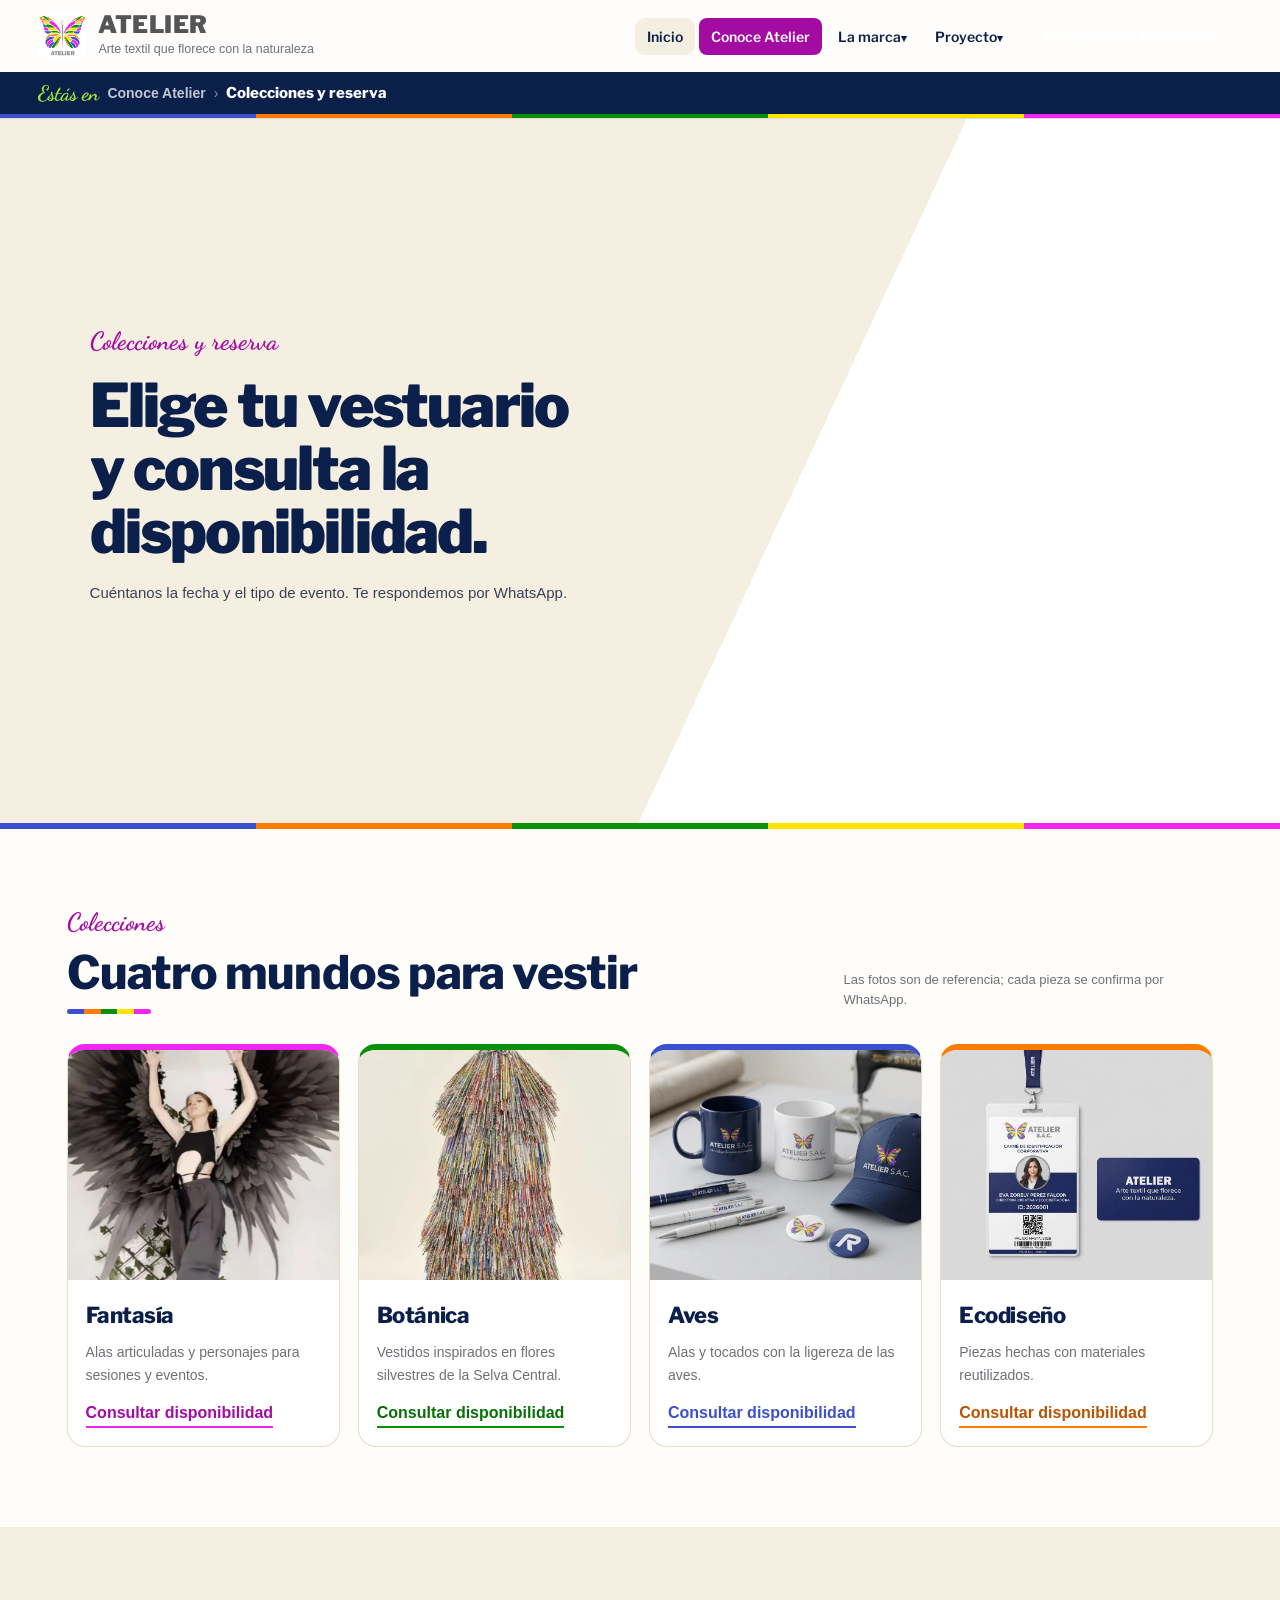
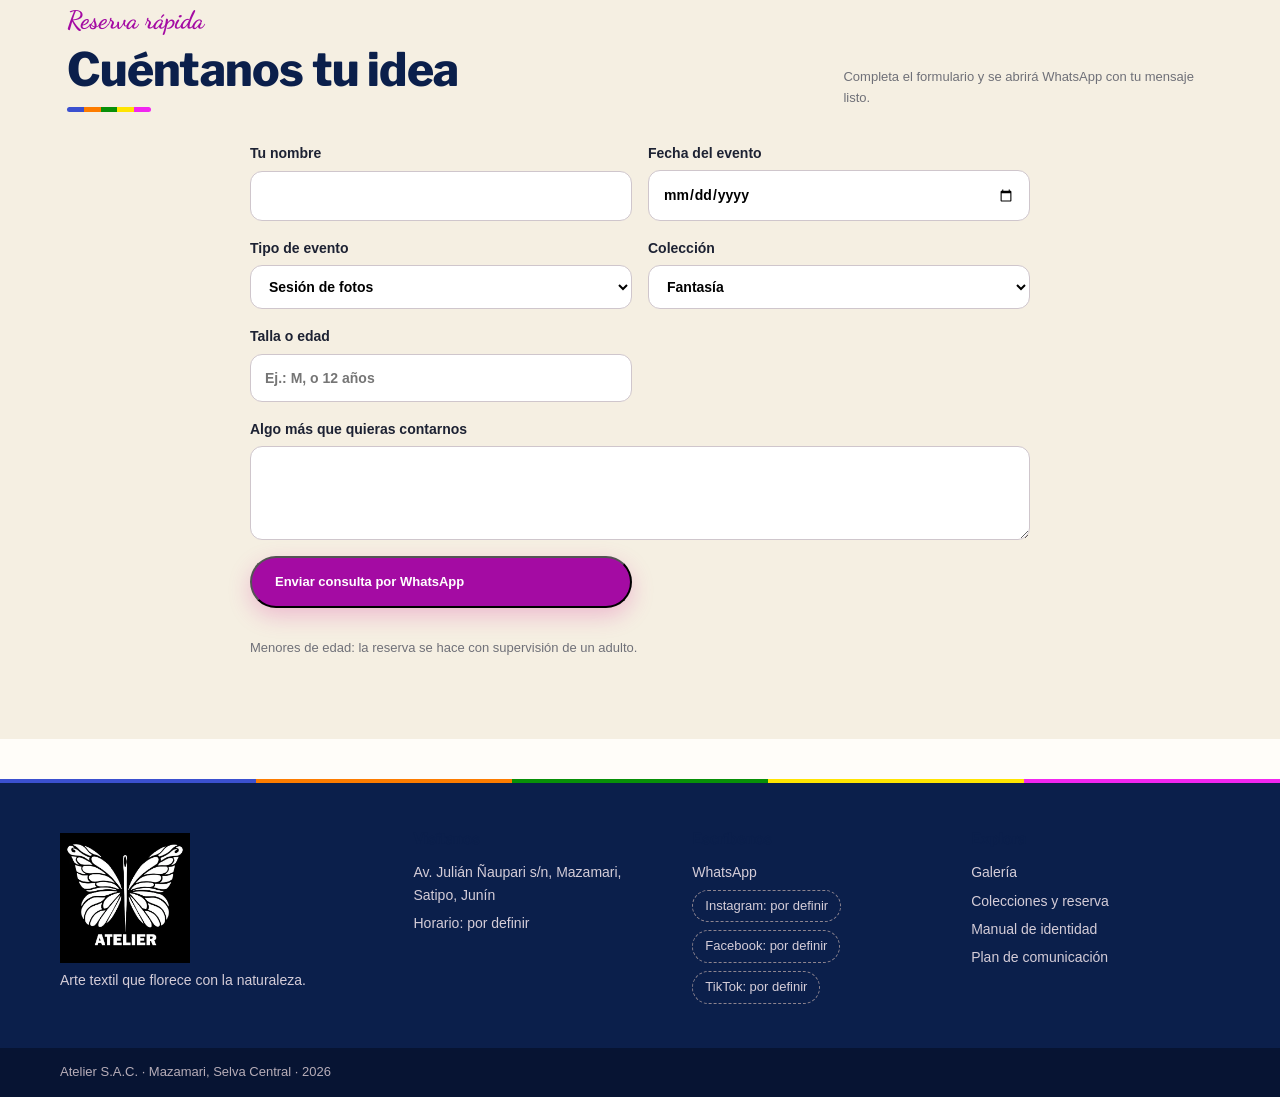
<file: reserva.html>
<!doctype html><html lang="es"><head><meta charset="utf-8"><meta name="viewport" content="width=device-width,initial-scale=1"><meta name="description" content="Colecciones de Atelier y reserva de vestuario por WhatsApp.">
<title>Colecciones y reserva | Atelier</title><link rel="icon" href="assets/favicon.png"><meta name="theme-color" content="#fffdfb"><meta property="og:type" content="website"><meta property="og:title" content="Atelier · Arte textil que florece con la naturaleza"><meta property="og:image" content="assets/img/fachada.webp"><link rel="preconnect" href="https://fonts.googleapis.com"><link rel="preconnect" href="https://fonts.gstatic.com" crossorigin><link rel="stylesheet" href="https://fonts.googleapis.com/css2?family=Dancing+Script:wght@500;700&family=Libre+Franklin:wght@400;500;600;800;900&display=swap"><link rel="stylesheet" href="css/styles.css"><script src="js/base.js" defer></script><script src="js/atelier.js" defer></script><script src="js/marca-data.js" defer></script><script src="js/imgmap.js" defer></script><script src="js/extra2.js" defer></script><script src="js/extra3.js" defer></script></head><body data-accent="magenta"><a class="skip" href="#contenido">Saltar al contenido</a><div class="progress" aria-hidden="true"></div><header class="site-header"><div class="hd-in"><a class="brand2" href="index.html" aria-label="Atelier, inicio"><img src="assets/image12.webp" width="703" height="647" alt=""><span><b>ATELIER</b><small>Arte textil que florece con la naturaleza</small></span></a><button class="nav-toggle" type="button" aria-expanded="false" aria-controls="site-nav">Menú</button><nav id="site-nav" class="site-nav" aria-label="Principal"><a href="index.html">Inicio</a><div class="dd cur"><button type="button" aria-expanded="false">Conoce Atelier</button><div class="dd-menu"><a href="empresa.html">Empresa</a><a href="publico-objetivo.html">Público objetivo</a><a href="galeria.html">Galería</a><a href="reserva.html" aria-current="page">Colecciones y reserva</a></div></div><div class="dd"><button type="button" aria-expanded="false">La marca</button><div class="dd-menu"><a href="identidad-corporativa.html">Identidad corporativa</a><a href="identidad-visual.html">Identidad visual</a><a href="imagen-institucional.html">Imagen institucional</a><a href="aplicaciones.html">Aplicaciones</a><a href="comunicacion.html">Comunicación</a><a href="manual-identidad.html">Manual de identidad</a></div></div><div class="dd"><button type="button" aria-expanded="false">Proyecto</button><div class="dd-menu"><a href="propuestas-mejora.html">Propuestas de mejora</a><a href="plan-comunicacion.html">Plan de comunicación</a></div></div><a class="cta wa-link" href="reserva.html#reserva">Consultar por WhatsApp</a></nav></div><div class="here"><div class="here-in"><nav class="crumbs-h" aria-label="Estás en"><span class="you">Estás en</span><b>Conoce Atelier</b><i>›</i><strong>Colecciones y reserva</strong></nav></div></div></header><main id="contenido">
<section class="page-hero"><div class="page-hero-copy"><span class="eyebrow">Colecciones y reserva</span><h1>Elige tu vestuario y consulta la disponibilidad.</h1><p>Cuéntanos la fecha y el tipo de evento. Te respondemos por WhatsApp.</p></div><div class="page-hero-image"><img src="assets/img/alas-fantasia.webp" width="1159" height="1357" alt="Alas de fantasía en el taller de Atelier"></div></section>
<section class="section" id="colecciones"><div class="section-heading"><div><span class="eyebrow">Colecciones</span><h2>Cuatro mundos para vestir</h2></div><p>Las fotos son de referencia; cada pieza se confirma por WhatsApp.</p></div><div class="col-grid"><article class="col-card" style="--c:#F126F0;--c-t:#A40BA3"><img src="assets/image46.webp" width="736" height="1308" alt="Colección Fantasía: foto de referencia" loading="lazy"><div><h3>Fantasía</h3><p>Alas articuladas y personajes para sesiones y eventos.</p><a href="reserva.html?col=Fantasía#reserva">Consultar disponibilidad</a></div></article><article class="col-card" style="--c:#089008;--c-t:#067006"><img src="assets/image48.webp" width="736" height="1106" alt="Colección Botánica: foto de referencia" loading="lazy"><div><h3>Botánica</h3><p>Vestidos inspirados en flores silvestres de la Selva Central.</p><a href="reserva.html?col=Botánica#reserva">Consultar disponibilidad</a></div></article><article class="col-card" style="--c:#3B50CF;--c-t:#3B50CF"><img src="assets/vestuario-fantasia-3.webp" width="1360" height="784" alt="Colección Aves: foto de referencia" loading="lazy"><div><h3>Aves</h3><p>Alas y tocados con la ligereza de las aves.</p><a href="reserva.html?col=Aves#reserva">Consultar disponibilidad</a></div></article><article class="col-card" style="--c:#FD7C00;--c-t:#B85300"><img src="assets/vestuario-fantasia-2.webp" width="1339" height="800" alt="Colección Ecodiseño: foto de referencia" loading="lazy"><div><h3>Ecodiseño</h3><p>Piezas hechas con materiales reutilizados.</p><a href="reserva.html?col=Ecodiseño#reserva">Consultar disponibilidad</a></div></article></div></section>
<section class="section soft-section" id="reserva"><div class="section-heading"><div><span class="eyebrow">Reserva rápida</span><h2>Cuéntanos tu idea</h2></div><p>Completa el formulario y se abrirá WhatsApp con tu mensaje listo.</p></div>
<form id="reserva-form" class="rsv" novalidate><label>Tu nombre<input name="nombre" required autocomplete="name"></label><label>Fecha del evento<input type="date" name="fecha" required></label>
<label>Tipo de evento<select name="evento"><option>Sesión de fotos</option><option>Evento o fiesta</option><option>Turismo</option><option>Contenido para redes</option><option>Otro</option></select></label>
<label>Colección<select name="col" id="col-select"><option>Fantasía</option><option>Botánica</option><option>Aves</option><option>Ecodiseño</option><option>Aún no lo sé</option></select></label>
<label>Talla o edad<input name="talla" placeholder="Ej.: M, o 12 años" required></label><label class="full">Algo más que quieras contarnos<textarea name="nota" rows="3"></textarea></label>
<button class="pill-button" type="submit">Enviar consulta por WhatsApp</button><output id="rsv-out" class="full" aria-live="polite"></output></form>
<p class="note-s">Menores de edad: la reserva se hace con supervisión de un adulto.</p></section></main><footer class="site-footer"><div class="ft-in"><div><a class="ft-brand" href="index.html" aria-label="Atelier"><img src="assets/logo-negativo.webp" width="471" height="471" alt="Atelier"></a><p>Arte textil que florece con la naturaleza.</p></div><div><h4>Visítanos</h4><p>Av. Julián Ñaupari s/n, Mazamari, Satipo, Junín</p><p>Horario: por definir</p></div><div><h4>Escríbenos</h4><a class="wa-link" href="reserva.html#reserva">WhatsApp</a><div class="pills"><span>Instagram: por definir</span><span>Facebook: por definir</span><span>TikTok: por definir</span></div></div><div><h4>Explora</h4><a href="galeria.html">Galería</a><a href="reserva.html">Colecciones y reserva</a><a href="manual-identidad.html">Manual de identidad</a><a href="plan-comunicacion.html">Plan de comunicación</a></div></div><div class="ft-bot">Atelier S.A.C. · Mazamari, Selva Central · 2026</div></footer><button class="to-top" aria-label="Volver arriba">↑</button></body></html>
</file>
<file: css/styles.css>
/* Plan estratégico corporativo 2026 */


/* Plan estratégico corporativo 2026 */
.strategy-hero{position:relative;overflow:hidden;min-height:520px;padding:75px clamp(24px,8vw,125px);display:grid;grid-template-columns:1.15fr .85fr;align-items:center;gap:35px;color:#fff;background:radial-gradient(circle at 82% 18%,#f6bd37 0 5%,transparent 5.3%),radial-gradient(circle at 73% 80%,#f47721 0 12%,transparent 12.3%),linear-gradient(125deg,#8e005b 0%,#c51a87 50%,#ef589f 100%)}.strategy-hero:before{content:"";position:absolute;width:450px;height:450px;border:1px solid #ffffff2a;border-radius:50%;right:8%;top:4%;box-shadow:0 0 0 45px #ffffff0b,0 0 0 95px #ffffff08}.strategy-hero-copy{position:relative;z-index:2;max-width:700px}.strategy-hero h1{font:700 clamp(48px,6vw,82px)/.99 'Libre Franklin',sans-serif;letter-spacing:-2px;margin:20px 0}.strategy-hero h1 em{color:#ffe18b;font-weight:500}.strategy-hero-copy p{font-size:17px;max-width:570px;color:#ffecf6;margin:0 0 28px}.light-button{background:#fff;color:#9e075f}.light-button:hover{background:#ffe6f4;color:#7f004b}.strategy-hero-art{position:relative;z-index:1;min-height:300px;display:grid;place-items:center}.strategy-hero-art>img{width:min(72%,310px);height:300px;object-fit:contain;filter:drop-shadow(0 20px 22px #47002b45);transform:rotate(-5deg)}.strategy-hero-art small{position:absolute;right:0;bottom:12%;background:#f5cd36;color:#33213b;border-radius:50%;width:92px;height:92px;display:grid;place-content:center;text-align:center;font-weight:800;letter-spacing:1px;transform:rotate(10deg);font-size:12px}.orbit{position:absolute;color:#fff;line-height:1}.orbit-one{font-size:60px;top:3%;left:12%;color:#f6d33c}.orbit-two{font-size:42px;bottom:5%;left:17%;color:#a4d76a}.orbit-three{font-size:60px;top:20%;right:6%;color:#ffd5eb}.strategy-hero-foot{position:absolute;bottom:22px;left:clamp(24px,8vw,125px);font-size:9px;letter-spacing:2px;color:#ffe4f2}.strategy-hero-foot i{color:#f5cf3d;padding:0 9px;font-style:normal}.strategy-pillars{padding-top:36px;padding-bottom:68px}.strategy-pillar-grid{display:grid;grid-template-columns:repeat(4,1fr);gap:15px}.strategy-pillar{position:relative;overflow:hidden;background:white;border:1px solid var(--line);border-radius:18px;padding:24px 22px 23px;min-height:310px;box-shadow:0 12px 35px #45132a08;transition:transform .25s,box-shadow .25s}.strategy-pillar:hover{transform:translateY(-6px);box-shadow:0 20px 40px #45132a15}.strategy-pillar:nth-child(2){background:#f3f8eb}.strategy-pillar:nth-child(3){background:#f3f3ff}.strategy-pillar:nth-child(4){background:#fff6e9}.pillar-number{position:absolute;right:18px;top:15px;color:#bcb4bb;font-size:11px;font-weight:700}.pillar-icon{display:grid;place-items:center;width:49px;height:49px;border-radius:16px;background:#f8e0ef;color:var(--magenta);font-size:28px;margin-bottom:24px}.strategy-pillar:nth-child(2) .pillar-icon{background:#dfeecf;color:#548c3c}.strategy-pillar:nth-child(3) .pillar-icon{background:#e1e1ff;color:#5154b5}.strategy-pillar:nth-child(4) .pillar-icon{background:#ffe2bd;color:#ba5d17}.strategy-pillar>small,.strategy-section-head small{font-size:9px;letter-spacing:1.5px;font-weight:800;color:var(--magenta)}.strategy-pillar h2{font:600 25px/1.1 'Libre Franklin',sans-serif;margin:9px 0}.strategy-pillar p{font-size:12px;line-height:1.65;color:#68616a;margin:0 0 20px}.strategy-pillar>a{font-size:11px;font-weight:800;color:var(--magenta);border-bottom:1px solid #d72c9c55;padding-bottom:5px}.strategy-document{background:#fff}.strategy-document-heading{position:relative;max-width:1400px;margin:auto;padding:70px clamp(24px,7vw,100px) 55px;border-bottom:1px solid var(--line)}.strategy-document-heading h2{font:700 clamp(42px,5vw,67px)/1.02 'Libre Franklin',sans-serif;letter-spacing:-1.5px;margin:14px 0}.strategy-document-heading h2 em{color:var(--magenta);font-weight:500}.strategy-document-heading p{color:var(--muted);font-size:13px}.document-stamp{position:absolute;right:clamp(24px,8vw,120px);top:65px;width:115px;height:115px;border:1px solid #d72c9c70;color:var(--magenta);border-radius:50%;display:grid;align-content:center;justify-content:center;text-align:center;font-size:16px;font-weight:800;letter-spacing:2px;transform:rotate(9deg)}.document-stamp span{font-size:9px;letter-spacing:1px}.strategy-section{padding-top:58px;padding-bottom:58px}.strategy-section.tinted{max-width:none;background:#faf5f8}.strategy-section.tinted>.strategy-section-head,.strategy-section.tinted>.strategy-prose,.strategy-section.tinted>.diagnostic-grid,.strategy-section.tinted>.foda-grid,.strategy-section.tinted>.audience-cards,.strategy-section.tinted>.objective-main,.strategy-section.tinted>.subsection-title,.strategy-section.tinted>.objective-list,.strategy-section.tinted>.table-wrap{max-width:1400px;margin-left:auto;margin-right:auto}.strategy-section-head{display:flex;align-items:flex-start;gap:19px;margin-bottom:28px;max-width:1400px;margin-left:auto;margin-right:auto}.strategy-section-head>span{display:grid;place-items:center;flex:0 0 48px;height:48px;border-radius:15px;background:var(--magenta);color:#fff;font:700 17px 'Libre Franklin',sans-serif;box-shadow:0 7px 15px #a9006825}.strategy-section-head h2{font:600 clamp(29px,3vw,42px)/1.1 'Libre Franklin',sans-serif;margin:5px 0 0}.strategy-section-head small{display:block}.table-wrap{max-width:1400px;margin:0 auto;overflow-x:auto;border:1px solid #eadfe6;border-radius:15px;background:#fff;box-shadow:0 10px 30px #45132a08}.strategy-table{border-collapse:collapse;width:100%;font-size:13px;line-height:1.55}.strategy-table th{background:#a90068;color:white;text-align:left;font-size:11px;text-transform:uppercase;letter-spacing:.7px;padding:15px 18px}.strategy-table td{padding:15px 18px;border-bottom:1px solid #f0e8ed;vertical-align:top}.strategy-table tr:last-child td{border-bottom:0}.strategy-table tbody tr:nth-child(even) td{background:#fff9fc}.strategy-table td:first-child{font-weight:700;color:#39303a;min-width:180px}.strategy-prose{max-width:1000px;margin:0 auto;font-size:16px;line-height:1.85;color:#514a53}.strategy-prose p{margin:0 0 16px}.diagnostic-grid{display:grid;grid-template-columns:1fr 1fr;gap:18px;max-width:1400px;margin:0 auto}.diagnostic-grid article{background:#fff;border:1px solid var(--line);padding:26px;border-radius:18px}.diagnostic-grid article>span{display:grid;place-items:center;width:42px;height:42px;border-radius:13px;background:#f8e1f0;color:var(--magenta);font-size:24px;margin-bottom:18px}.diagnostic-grid article>small,.audience-cards article>small{font-size:9px;font-weight:800;letter-spacing:1.5px;color:var(--magenta)}.diagnostic-grid h3,.audience-cards h3{font:600 25px 'Libre Franklin',sans-serif;margin:7px 0}.diagnostic-grid p,.audience-cards p{font-size:13px;color:var(--muted);margin:0;line-height:1.75}.foda-grid{display:grid;grid-template-columns:repeat(4,1fr);gap:14px;max-width:1400px;margin:0 auto}.foda-grid article{padding:24px 20px;border-radius:17px;background:white;border:1px solid var(--line)}.foda-grid article>b{display:grid;place-items:center;width:45px;height:45px;border-radius:14px;font:700 23px 'Libre Franklin',sans-serif;margin-bottom:17px}.foda-grid article>small{font-size:9px;font-weight:800;letter-spacing:1.4px}.foda-grid h3{font:600 22px 'Libre Franklin',sans-serif;margin:6px 0 12px}.foda-grid ul{padding-left:18px;margin:0;color:#655e67;font-size:12px;line-height:1.7}.foda-f>b{background:#e4f2dd;color:#4e873c}.foda-f>small{color:#4e873c}.foda-o>b{background:#fff0c5;color:#9b7312}.foda-o>small{color:#9b7312}.foda-d>b{background:#fce2ed;color:#b52b78}.foda-d>small{color:#b52b78}.foda-a>b{background:#e3e5ff;color:#5155af}.foda-a>small{color:#5155af}.audience-cards{display:grid;grid-template-columns:1fr 1fr;gap:18px;max-width:1400px;margin:0 auto}.audience-cards article{padding:28px;border-radius:18px;background:#f4f8eb;border:1px solid #e2eccf}.audience-cards article+article{background:#fff0f7;border-color:#f5d9e8}.audience-cards article>span{display:block;font-size:34px;color:#5c923e;margin-bottom:13px}.audience-cards article+article>span{color:var(--magenta)}.objective-main{max-width:1400px;margin:0 auto 28px;background:linear-gradient(115deg,#a90068,#d72c9c);color:white;padding:30px;border-radius:18px}.objective-main small,.brand-message small{font-size:9px;font-weight:800;letter-spacing:1.6px;color:#ffe0f1}.objective-main p{font:500 clamp(19px,2.4vw,27px)/1.45 'Libre Franklin',sans-serif;margin:10px 0 0;max-width:1050px}.subsection-title{max-width:1400px;margin:0 auto 12px;font:600 24px 'Libre Franklin',sans-serif}.objective-list{max-width:1400px;margin:0 auto;display:grid;grid-template-columns:1fr 1fr;gap:10px}.objective-list article{display:flex;gap:15px;align-items:flex-start;background:#fff;border:1px solid var(--line);border-radius:14px;padding:17px}.objective-list article>span{font:700 20px 'Libre Franklin',sans-serif;color:var(--pink)}.objective-list p{font-size:13px;margin:0;color:#514a53}.brand-message{max-width:1400px;margin:0 auto;display:flex;gap:23px;align-items:center;padding:30px;border-radius:20px;background:#fff1f8;border:1px solid #f5d8e9}.brand-message>span{display:grid;place-items:center;flex:0 0 65px;height:65px;background:#d72c9c;color:white;border-radius:22px;font-size:37px}.brand-message h3{font:600 clamp(24px,3vw,36px)/1.2 'Libre Franklin',sans-serif;margin:6px 0 8px}.brand-message p{font-size:13px;color:var(--muted);margin:0}.strategy-close{padding:65px 24px;text-align:center;background:linear-gradient(120deg,#27276e,#a90068 75%,#d72c9c);color:white}.strategy-close h2{font:700 clamp(38px,5vw,60px)/1.07 'Libre Franklin',sans-serif;margin:15px 0}.strategy-close h2 em{font-weight:500;color:#f9d75d}.strategy-close p{color:#ffe6f5;margin:0 0 24px}.strategy-close .eyebrow{color:#ffd9ed}



@media(max-width:900px){.strategy-pillar-grid{grid-template-columns:repeat(2,1fr)}.foda-grid{grid-template-columns:repeat(2,1fr)}.document-stamp{width:86px;height:86px;right:25px;top:75px;font-size:12px}.document-stamp span{font-size:8px}.strategy-document-heading{padding-right:130px}}
@media(max-width:600px){.strategy-hero{grid-template-columns:1fr;padding:45px 23px 65px;gap:0}.strategy-hero h1{font-size:49px}.strategy-hero-copy p{font-size:15px}.strategy-hero-art{min-height:210px}.strategy-hero-art>img{height:200px;width:200px}.strategy-hero-art small{right:14%;bottom:3%;width:72px;height:72px;font-size:10px}.strategy-hero-foot{left:23px;font-size:8px}.strategy-pillar-grid,.diagnostic-grid,.foda-grid,.audience-cards,.objective-list{grid-template-columns:1fr}.strategy-pillar{min-height:0}.strategy-document-heading{padding:48px 23px 38px}.strategy-document-heading h2{font-size:42px}.document-stamp{display:none}.strategy-section{padding:45px 20px}.strategy-section-head{gap:12px}.strategy-section-head>span{flex-basis:40px;height:40px}.strategy-table{min-width:620px}.strategy-table th,.strategy-table td{padding:12px}.brand-message{align-items:flex-start;padding:22px;gap:14px}.brand-message>span{flex-basis:45px;height:45px;font-size:26px;border-radius:14px}.strategy-close{padding:48px 22px}}
:root{--ink:#222326;--muted:#6f7078;--pink:#F126F0;--magenta:#A40BA3;--blue:#3B50CF;--orange:#FD7C00;--green:#089008;--yellow:#FFE401;--paper:#fffdfb;--soft:#f8f4f6;--line:#ece5e9;--radius:24px;--shadow:0 14px 40px #3a16300f}*{box-sizing:border-box}html{scroll-behavior:smooth}body{margin:0;background:var(--paper);color:var(--ink);font-family:Arial,Helvetica,sans-serif;line-height:1.6}img{display:block;max-width:100%}a{color:inherit;text-decoration:none}button{font:inherit;cursor:pointer}.topbar{height:82px;background:linear-gradient(100deg,#a90068,#d72c9c);display:flex;align-items:center;justify-content:space-between;padding:0 clamp(20px,5vw,78px);color:#fff;gap:24px}.brand{display:flex;align-items:center;gap:12px;min-width:240px}.brand-mark{width:50px;height:50px;background:white;border-radius:50%;display:grid;place-items:center;overflow:hidden}.brand-mark img{width:43px;height:43px;object-fit:contain}.brand-name{font-size:25px;font-weight:700;letter-spacing:-1px;line-height:1.1}.brand-name small{display:block;font-size:10px;letter-spacing:.2px;font-weight:500;margin-top:5px}.top-actions{display:flex;align-items:center;gap:20px}.contact-link{font-size:14px;font-weight:700}.contact-link span{padding-left:7px}.menu-toggle{display:none;border:0;background:#ffffff24;color:white;border-radius:12px;padding:9px 12px;font-size:22px}.main-nav{background:#fff;border-bottom:1px solid var(--line);position:sticky;top:0;z-index:20}.nav-inner{max-width:1500px;margin:auto;display:flex;align-items:center;justify-content:center;gap:clamp(12px,1.65vw,28px);padding:0 22px;min-height:54px;overflow-x:auto;scrollbar-width:thin}.nav-inner a{white-space:nowrap;font-size:12px;font-weight:600;color:#38353a;padding:17px 0 14px;border-bottom:3px solid transparent;transition:.2s}.nav-inner a:hover,.nav-inner a.active{color:var(--magenta);border-color:var(--pink)}.hero{position:relative;overflow:hidden}.home-hero{min-height:570px;display:flex;align-items:center;color:white;background:#40352c}.hero-image,.hero-shade{position:absolute;inset:0}.hero-image img{width:100%;height:100%;object-fit:cover;object-position:center 42%}.hero-shade{background:linear-gradient(90deg,#1c1917c9 0%,#1c19178c 42%,#1c19170c 100%),linear-gradient(0deg,#17131345,transparent 30%)}.hero-content{position:relative;z-index:1;max-width:780px;padding:90px clamp(25px,9vw,145px)}.eyebrow{display:inline-block;font-size:10px;font-weight:700;letter-spacing:2px;color:var(--magenta);text-transform:uppercase}.eyebrow.light{color:#ffe3f5}.hero h1,.page-hero h1{font-family:'Libre Franklin',sans-serif;font-size:clamp(42px,5.5vw,76px);line-height:1.04;letter-spacing:-1.9px;margin:18px 0}.hero h1 em{font-weight:500;color:#ffd2ec}.hero-content p{font-size:17px;max-width:510px;color:#f5eef2;margin:0 0 28px}.hero-actions{display:flex;align-items:center;gap:24px;flex-wrap:wrap}.pill-button{display:inline-flex;align-items:center;gap:22px;background:var(--pink);color:white;border-radius:999px;padding:14px 23px;font-weight:700;font-size:13px;box-shadow:0 8px 22px #d72c9c42;transition:transform .2s,background .2s}.pill-button:hover{transform:translateY(-3px);background:#bd1683}.pill-button span{font-size:19px}.underlined-light{font-size:13px;border-bottom:1px solid #ffffff9c;padding-bottom:4px}.hero-note{position:absolute;bottom:24px;left:clamp(25px,9vw,145px);font-size:9px;letter-spacing:2px;color:#ffffffbd}.hero-sticker{position:absolute;right:8%;bottom:12%;background:#f7d447;color:#30291c;width:126px;height:126px;border-radius:50%;display:grid;place-content:center;text-align:center;font-size:12px;transform:rotate(9deg);box-shadow:0 10px 25px #0002}.hero-sticker b{font-size:16px}.intro-strip{display:flex;align-items:center;gap:24px;padding:34px clamp(25px,9vw,145px);background:#fff;position:relative}.intro-symbol{font-size:40px;color:var(--pink)}.intro-strip h2{font-family:'Libre Franklin',sans-serif;font-size:clamp(21px,2.7vw,34px);line-height:1.25;margin:4px 0 0;max-width:800px}.round-arrow{margin-left:auto;width:46px;height:46px;border-radius:50%;background:var(--pink);color:white;display:grid;place-items:center;font-size:22px;flex-shrink:0;transition:.2s}.round-arrow:hover{transform:rotate(45deg)}.section{padding:80px clamp(22px,5.2vw,82px);max-width:1600px;margin:auto}.section-heading{display:flex;justify-content:space-between;align-items:end;gap:30px;margin-bottom:30px}.section-heading h2,.split-copy h2,.audience-layout h2,.manual-intro h2{font-family:'Libre Franklin',sans-serif;font-size:clamp(30px,3.6vw,47px);line-height:1.1;letter-spacing:-.8px;margin:9px 0 0}.section-heading>p{max-width:370px;color:var(--muted);font-size:13px;margin:0 0 3px}.card-grid{display:grid;gap:22px}.card-grid.three{grid-template-columns:repeat(3,minmax(0,1fr))}.visual-card{background:white;border-radius:20px;overflow:hidden;box-shadow:var(--shadow);transition:transform .25s,box-shadow .25s}.visual-card:hover{transform:translateY(-6px);box-shadow:0 20px 45px #3a16301c}.visual-card-image{height:260px;position:relative;overflow:hidden;background:#f0e8ec}.visual-card-image img{width:100%;height:100%;object-fit:cover;transition:transform .5s}.visual-card:hover .visual-card-image img{transform:scale(1.04)}.card-arrow{position:absolute;right:14px;top:14px;background:#fff;color:var(--magenta);width:36px;height:36px;border-radius:50%;display:grid;place-items:center}.visual-card-copy{padding:22px 23px 25px}.visual-card-copy h3{font-family:'Libre Franklin',sans-serif;font-size:25px;margin:7px 0}.visual-card-copy p{font-size:13px;color:var(--muted);margin:0}.split-feature{display:grid;grid-template-columns:1fr 1fr;min-height:440px;background:#f8f0f4}.split-feature.reverse{direction:rtl}.split-feature.reverse>*{direction:ltr}.split-image{min-height:360px;overflow:hidden}.split-image img{width:100%;height:100%;object-fit:cover}.split-copy{align-self:center;padding:clamp(35px,7vw,100px)}.split-copy p{color:var(--muted);font-size:14px;max-width:530px}.text-link{display:inline-flex;gap:10px;color:var(--magenta);font-size:13px;font-weight:700;margin-top:12px}.text-link span{font-size:18px}.color-band{display:flex;align-items:center;justify-content:space-between;gap:40px;background:linear-gradient(110deg,#1b2b75,#4a44b8 60%,#b42b8a);color:white;padding:56px clamp(25px,9vw,140px)}.color-band h2{font:600 clamp(30px,4vw,46px)/1.12 'Libre Franklin',sans-serif;margin:9px 0;max-width:700px}.color-band p{color:#eee8ff;max-width:620px;font-size:14px}.light-button{background:#fff;color:var(--magenta);white-space:nowrap;box-shadow:none}.quick-links{display:grid;grid-template-columns:repeat(3,1fr);gap:10px}.quick-links a{display:flex;align-items:center;gap:15px;border:1px solid var(--line);border-radius:14px;padding:15px 17px;background:#fff;transition:.2s}.quick-links a:hover{border-color:#e6a3cd;background:#fff7fb;transform:translateY(-2px)}.quick-links span{font-size:11px;color:var(--pink);font-weight:700}.quick-links b{font-size:13px}.quick-links i{margin-left:auto;color:var(--pink);font-style:normal}.footer{background:#211c25;color:white;padding:46px clamp(25px,6vw,90px);display:grid;grid-template-columns:1.4fr 1fr 1fr;gap:30px}.footer-brand{font-size:27px;font-weight:800;letter-spacing:-1px}.footer-brand span{color:#f4cb42;padding-left:8px}.footer p{color:#c8c0ca;font-size:12px;margin:6px 0}.footer b{font-size:12px}.footer-bottom{background:#17131a;color:#b7adb8;padding:14px clamp(25px,6vw,90px);font-size:10px;display:flex;justify-content:space-between}.page-hero{min-height:360px;display:grid;grid-template-columns:1fr .9fr;position:relative;overflow:hidden;background:#f7eaf1}.page-hero-copy{padding:60px clamp(25px,7vw,110px);align-self:center;z-index:1}.page-hero h1{font-size:clamp(38px,4.6vw,62px);color:#28212a;max-width:680px}.page-hero p{color:#65616a;max-width:520px;font-size:15px}.page-hero-image{min-height:330px;clip-path:ellipse(90% 110% at 90% 50%);overflow:hidden}.page-hero-image img{height:100%;width:100%;object-fit:cover}.page-hero.orange{background:#fff0df}.page-hero.violet{background:#eceaff}.page-hero.green{background:#eaf4e4}.hero-sparkle{position:absolute;right:46%;bottom:15px;color:#f3b72c;font-size:35px}.fact-grid,.mission-grid,.metric-grid{display:grid;grid-template-columns:repeat(3,1fr);gap:18px}.fact-card{background:#fff;border:1px solid var(--line);padding:25px;border-radius:18px;position:relative;overflow:hidden}.fact-card>span{position:absolute;right:18px;top:12px;font:700 30px 'Libre Franklin',sans-serif;color:#f7dce9}.fact-card small{color:var(--magenta);font-size:10px;text-transform:uppercase;letter-spacing:1px}.fact-card h3{font:600 24px 'Libre Franklin',sans-serif;margin:7px 0}.fact-card p,.mission-grid p,.personality-grid p,.metric-grid p{color:var(--muted);font-size:13px}.soft-section{background:#faf5f8;max-width:none}.mission-grid{grid-template-columns:repeat(2,1fr);margin-top:30px}.mission-grid article{background:white;border-radius:18px;padding:30px}.round-icon{display:grid;place-items:center;width:43px;height:43px;border-radius:50%;background:#fce2f1;color:var(--magenta);font-size:22px}.mission-grid h3{font:600 27px 'Libre Franklin',sans-serif;margin:15px 0 4px}.value-chips{display:flex;gap:10px;flex-wrap:wrap;margin-top:20px}.value-chips span,.keyword-cloud span{background:#fff;border:1px solid #edd4e2;color:#9c1b70;padding:9px 16px;border-radius:99px;font-size:12px;font-weight:700}.audience-layout{display:grid;grid-template-columns:1.1fr .9fr;gap:70px;align-items:center}.lead{font-size:16px;color:var(--muted);max-width:590px}.audience-list{margin-top:30px;display:grid;gap:20px}.audience-list article{display:flex;gap:16px}.audience-list article>span{width:40px;height:40px;flex-shrink:0;display:grid;place-items:center;background:#fce1ef;color:var(--magenta);border-radius:13px;font-size:20px}.audience-list h3{margin:0;font-size:16px}.audience-list p{margin:4px 0;color:var(--muted);font-size:13px}.audience-image{position:relative}.audience-image>img{height:550px;width:100%;object-fit:cover;border-radius:160px 160px 20px 20px}.floating-note{position:absolute;left:-35px;bottom:35px;background:#f5d24a;padding:20px 24px;border-radius:14px;box-shadow:var(--shadow);font-size:12px}.orange-band{background:linear-gradient(110deg,#ef7627,#df3991)}.keyword-cloud{display:flex;gap:8px;flex-wrap:wrap;justify-content:flex-end;max-width:330px}.keyword-cloud span{color:#fff;background:#ffffff25;border-color:#ffffff45}.identity-showcase{display:grid;grid-template-columns:1fr 1fr;gap:65px;align-items:center}.logo-stage{background:#faf6ed;border-radius:24px;min-height:380px;display:grid;place-items:center;padding:40px}.logo-stage img{width:80%;max-height:330px;object-fit:contain}.identity-copy p{color:var(--muted);font-size:14px}.logo-variants{display:grid;grid-template-columns:repeat(4,1fr);gap:15px}.logo-variants article{background:white;border:1px solid var(--line);border-radius:16px;padding:12px 12px 18px}.variant-stage{height:145px;background:#fbf7ef;border-radius:10px;display:grid;place-items:center;padding:14px;margin-bottom:12px}.variant-stage img{max-height:100%;max-width:100%;object-fit:contain}.variant-stage.dark{background:#29252b}.variant-stage.earth{background:#e7ead9}.logo-variants b{font-size:13px}.logo-variants p{font-size:11px;color:var(--muted);margin:4px 0 0}.swatches{display:grid;grid-template-columns:repeat(6,1fr);gap:13px}.swatches article{display:flex;flex-direction:column;gap:5px}.swatches article>span{height:100px;background:var(--swatch);border-radius:14px}.swatches b{font-size:13px}.swatches small{font-size:10px;color:var(--muted)}.swatches code{font-size:10px;color:#777}.note{font-size:11px;color:#827b83;margin-top:22px}.split-copy blockquote{font:italic 23px 'Libre Franklin',sans-serif;border-left:3px solid var(--pink);padding-left:18px;margin-left:0}.personality-grid{display:grid;grid-template-columns:repeat(3,1fr);gap:15px}.personality-grid article{background:white;border:1px solid var(--line);padding:25px;border-radius:18px}.personality-grid article>span{font:700 28px 'Libre Franklin',sans-serif;color:var(--pink)}.personality-grid h3{font:600 22px 'Libre Franklin',sans-serif;margin:10px 0 0}.statement-card{background:#f8e6f0;padding:clamp(30px,6vw,70px);border-radius:25px;text-align:center}.statement-card h2{font:600 clamp(28px,4vw,48px)/1.2 'Libre Franklin',sans-serif;max-width:850px;margin:15px auto}.statement-card p{font-size:13px;color:var(--muted);max-width:680px;margin:15px auto 0}.channel-tabs{display:flex;gap:9px;flex-wrap:wrap;margin-bottom:16px}.channel-tab,.filter-btn{border:1px solid var(--line);border-radius:999px;background:white;padding:10px 17px;font-size:12px;font-weight:700;color:#605861}.channel-tab.active,.filter-btn.active{background:var(--magenta);color:white;border-color:var(--magenta)}.channel-demo{display:grid;grid-template-columns:.85fr 1.15fr;background:#fff;border:1px solid var(--line);border-radius:20px;overflow:hidden}.channel-visual{background:#f6e6ef;min-height:280px;display:grid;place-items:center;padding:20px}.channel-visual img{max-height:320px;object-fit:contain}.channel-copy{padding:clamp(25px,5vw,60px);align-self:center}.channel-copy p{font:500 clamp(20px,2.3vw,29px)/1.45 'Libre Franklin',sans-serif}.outline-button{border:1px solid var(--magenta);border-radius:999px;color:var(--magenta);background:white;padding:10px 16px;font-size:12px;font-weight:700}.copy-status{font-size:12px;color:#3b8744;margin-left:10px}.chat-demo{max-width:820px;margin:auto;background:#e9f2e6;padding:25px;border-radius:20px;display:grid;gap:13px}.chat-bubble{max-width:80%;padding:15px 18px;background:#fff;border-radius:16px;font-size:13px;box-shadow:0 4px 12px #00000008}.chat-bubble small{display:block;color:#2d8952;font-size:9px;letter-spacing:1px;font-weight:700;margin-bottom:5px}.chat-bubble.customer{margin-left:auto;background:#d8f5c7}.manual-intro{max-width:800px;margin-bottom:32px}.manual-intro p{color:var(--muted)}.manual-grid{display:grid;grid-template-columns:repeat(2,1fr);gap:16px}.manual-card{position:relative;background:white;border:1px solid var(--line);border-radius:20px;padding:28px;overflow:hidden}.manual-number{position:absolute;right:22px;top:10px;font:700 42px 'Libre Franklin',sans-serif;color:#f7e1ed}.manual-card h3{font:600 23px 'Libre Franklin',sans-serif;margin:0 0 8px;position:relative}.manual-card p{font-size:13px;color:var(--muted)}.mini-logos{display:flex;align-items:center;gap:20px;background:#faf7f4;padding:14px;border-radius:12px}.mini-logos img{width:27%;height:70px;object-fit:contain}.safe-area{background:#f9f5f8;border:1px dashed #d7a1c2;padding:16px;text-align:center;border-radius:12px}.safe-area>div{padding:18px;border:1px dashed #ce8ab2}.safe-area img{height:80px;width:100%;object-fit:contain}.safe-area span{font-size:10px;color:var(--muted)}.size-demo{display:flex;align-items:center;gap:25px;background:#faf7f4;padding:15px;border-radius:12px}.size-demo img{height:90px;width:150px;object-fit:contain}.size-demo div:last-child img{height:42px;width:70px}.type-sample{display:flex;flex-direction:column;background:#f8f4f6;padding:18px;border-radius:12px}.type-sample b{font-size:30px;letter-spacing:2px}.type-sample span{font-size:13px}.mini-swatches{display:flex;gap:8px}.mini-swatches i{height:45px;flex:1;border-radius:8px}.dont-list{display:flex;gap:8px;flex-wrap:wrap}.dont-list span{background:#fff0f0;color:#bc3a3a;border-radius:8px;padding:8px;font-size:11px}.checklist{max-width:850px;background:white;border:1px solid var(--line);border-radius:18px;overflow:hidden}.checklist label{display:flex;align-items:center;gap:13px;padding:15px 20px;border-bottom:1px solid var(--line);font-size:13px;cursor:pointer}.checklist label:last-child{border:0}.checklist input{accent-color:var(--magenta);width:18px;height:18px}.checklist input:checked+span{color:#8d858e;text-decoration:line-through}.check-progress{max-width:850px;margin-top:16px;display:flex;align-items:center;gap:18px}.progress-track{height:8px;background:#f0e5ec;border-radius:99px;flex:1;overflow:hidden}.progress-track span{display:block;width:0;height:100%;background:linear-gradient(90deg,var(--pink),var(--orange));transition:width .25s}.check-progress b{font-size:11px;color:var(--muted)}.improvement-list{display:grid;gap:12px}.improvement-list article{display:grid;grid-template-columns:55px 1fr auto;gap:20px;align-items:start;padding:23px;background:#fff;border:1px solid var(--line);border-radius:16px}.improvement-list article>span{font:700 28px 'Libre Franklin',sans-serif;color:var(--pink)}.improvement-list h3{margin:0;font:600 22px 'Libre Franklin',sans-serif}.improvement-list p{font-size:13px;color:var(--muted);margin:5px 0}.improvement-list small{font-size:11px;color:#9d4d80}.improvement-list article>b{background:#f8e7f1;color:#9b1b6c;border-radius:99px;padding:7px 12px;font-size:10px}.plan-summary{display:grid;grid-template-columns:1.3fr .7fr;gap:20px}.plan-summary article{padding:32px;border-radius:20px;background:#f7e8f1}.plan-summary article+article{background:#2e317c;color:white}.plan-summary h2{font:600 28px/1.25 'Libre Franklin',sans-serif;margin:10px 0}.plan-summary article+article p{font:500 24px/1.35 'Libre Franklin',sans-serif}.plan-summary article+article .eyebrow{color:#ffcaeb}.timeline{display:grid;gap:0;max-width:1000px}.timeline article{display:grid;grid-template-columns:130px 1fr;gap:25px;padding:23px 0;border-bottom:1px solid var(--line)}.timeline article>span{font-size:11px;font-weight:700;color:var(--magenta);letter-spacing:1px;padding-top:5px}.timeline h3{margin:0;font:600 23px 'Libre Franklin',sans-serif}.timeline p{font-size:13px;color:var(--muted);margin:6px 0}.timeline small{color:#9b4b7c;font-size:11px}.metric-grid{grid-template-columns:repeat(4,1fr)}.metric-grid article{background:#faf4f7;border-radius:16px;padding:22px}.metric-grid article>span{color:var(--pink);font-size:11px;font-weight:700}.metric-grid h3{font:600 22px 'Libre Franklin',sans-serif;margin:8px 0 0}.gallery-toolbar{display:flex;align-items:end;justify-content:space-between;gap:20px;margin-bottom:25px}.gallery-toolbar h2{font:600 36px 'Libre Franklin',sans-serif;margin:5px 0}.filter-buttons{display:flex;gap:7px;flex-wrap:wrap}.filter-btn{font-size:11px;padding:9px 13px}.gallery-grid{display:grid;grid-template-columns:repeat(4,minmax(0,1fr));gap:14px}.gallery-item{border:1px solid var(--line);padding:0;background:white;border-radius:14px;overflow:hidden;text-align:left;transition:transform .2s,box-shadow .2s}.gallery-item:hover{transform:translateY(-4px);box-shadow:var(--shadow)}.gallery-item[hidden]{display:none}.gallery-thumb{display:block;height:210px;background:#f2edf0;overflow:hidden}.gallery-thumb img{width:100%;height:100%;object-fit:cover;transition:transform .35s}.gallery-item:hover img{transform:scale(1.04)}.gallery-caption{display:block;padding:12px}.gallery-caption b{display:block;font-size:12px}.gallery-caption small{display:block;font-size:10px;color:var(--muted);margin-top:3px}.lightbox{display:none;position:fixed;inset:0;z-index:100;background:#100d14ed;align-items:center;justify-content:center;padding:50px 70px}.lightbox.open{display:flex}.lightbox figure{margin:0;max-width:85vw;max-height:85vh;display:flex;flex-direction:column;align-items:center;gap:12px}.lightbox figure img{max-width:85vw;max-height:76vh;object-fit:contain;border-radius:8px}.lightbox figcaption{color:#fff;font-size:12px;text-align:center}.lightbox button{position:absolute;border:0;background:#ffffff22;color:white;border-radius:50%;width:42px;height:42px;font-size:30px}.lightbox-close{right:22px;top:20px}.lightbox-prev{left:20px;top:50%;transform:translateY(-50%)}.lightbox-next{right:20px;top:50%;transform:translateY(-50%)}.to-top{position:fixed;right:18px;bottom:18px;z-index:30;width:42px;height:42px;border:0;border-radius:50%;background:var(--magenta);color:#fff;font-size:22px;box-shadow:0 6px 18px #0002;opacity:0;pointer-events:none;transition:.2s}.to-top.visible{opacity:1;pointer-events:auto}blockquote{color:#48404b}@media(max-width:1100px){.nav-inner{justify-content:flex-start}.nav-inner a{font-size:11px}.gallery-grid{grid-template-columns:repeat(3,minmax(0,1fr))}.swatches{grid-template-columns:repeat(3,1fr)}.hero-sticker{right:4%;width:105px;height:105px}.page-hero-copy{padding:45px}.page-hero-image{clip-path:ellipse(100% 110% at 100% 50%)}}@media(max-width:760px){.topbar{height:72px;padding:0 18px}.brand{min-width:0}.brand-mark{width:43px;height:43px}.brand-name{font-size:22px}.brand-name small{font-size:9px}.contact-link{display:none}.menu-toggle{display:block}.main-nav{display:none;position:absolute;top:72px;left:0;right:0;box-shadow:0 18px 28px #0001}.main-nav.open{display:block}.nav-inner{display:grid;grid-template-columns:1fr 1fr;gap:0;padding:8px 18px;max-height:70vh;overflow:auto}.nav-inner a{padding:12px 8px;border-bottom:1px solid var(--line);font-size:12px}.hero.home-hero{min-height:600px}.hero-content{padding:65px 25px 90px}.hero h1{font-size:43px}.hero-content p{font-size:15px}.hero-sticker{width:88px;height:88px;right:20px;bottom:20px;font-size:10px}.hero-sticker b{font-size:12px}.hero-note{left:25px;bottom:27px}.intro-strip{padding:26px 22px;gap:14px}.intro-symbol{font-size:28px}.intro-strip h2{font-size:21px}.round-arrow{width:39px;height:39px}.section{padding:55px 20px}.section-heading{display:block}.section-heading>p{margin-top:12px}.card-grid.three,.fact-grid,.personality-grid{grid-template-columns:1fr}.visual-card-image{height:260px}.split-feature,.identity-showcase,.audience-layout,.channel-demo,.plan-summary{grid-template-columns:1fr}.split-feature.reverse{direction:ltr}.split-image{min-height:290px;max-height:380px}.split-copy{padding:35px 24px}.color-band{padding:42px 24px;display:block}.color-band .pill-button{margin-top:15px}.quick-links{grid-template-columns:1fr}.footer{grid-template-columns:1fr;padding:38px 24px;gap:22px}.footer-bottom{display:block;line-height:1.8;padding:14px 24px}.page-hero{grid-template-columns:1fr}.page-hero-copy{padding:42px 23px 25px}.page-hero h1{font-size:43px}.page-hero-image{min-height:220px;max-height:270px;clip-path:none;border-radius:90px 0 0 0;margin-left:30px}.hero-sparkle{right:25px;bottom:20px}.mission-grid,.manual-grid{grid-template-columns:1fr}.audience-image>img{height:430px}.floating-note{left:0}.keyword-cloud{justify-content:flex-start;margin-top:25px}.logo-variants{grid-template-columns:repeat(2,1fr)}.swatches{grid-template-columns:repeat(2,1fr)}.swatches article>span{height:80px}.channel-demo{grid-template-columns:1fr}.channel-visual{min-height:200px}.channel-copy{padding:25px}.improvement-list article{grid-template-columns:40px 1fr;gap:12px;padding:18px}.improvement-list article>b{grid-column:2;justify-self:start}.timeline article{grid-template-columns:85px 1fr;gap:12px}.metric-grid{grid-template-columns:repeat(2,1fr)}.gallery-toolbar{display:block}.filter-buttons{margin-top:15px}.gallery-grid{grid-template-columns:repeat(2,minmax(0,1fr));gap:9px}.gallery-thumb{height:150px}.gallery-caption{padding:9px}.gallery-caption small{font-size:9px}.lightbox{padding:55px 15px}.lightbox figure img{max-width:90vw;max-height:75vh}.lightbox-prev{left:8px}.lightbox-next{right:8px}.check-progress{align-items:flex-start;flex-direction:column}.check-progress .progress-track{width:100%;flex:none}.size-demo img{max-width:45%}}@media(prefers-reduced-motion:reduce){*,*:before,*:after{scroll-behavior:auto!important;transition:none!important}}


/* =========================================================
   AJUSTES DE ESTABILIDAD — IDENTIDAD VISUAL ATELIER
   Se agregan al final para corregir el solapamiento de logos,
   tarjetas y la sección "Color con significado".
   ========================================================= */

/* Evita que las imágenes o elementos internos se salgan de sus tarjetas. */
.logo-variants {
  display: grid;
  grid-template-columns: repeat(4, minmax(0, 1fr));
  align-items: stretch;
  gap: 18px;
  width: 100%;
  margin: 0;
}

.logo-variants article {
  position: relative;
  display: flex;
  flex-direction: column;
  min-width: 0;
  height: auto;
  overflow: hidden;
  padding: 14px;
  border-radius: 16px;
}

.variant-stage {
  position: relative;
  display: flex;
  align-items: center;
  justify-content: center;
  flex: 0 0 auto;
  width: 100%;
  height: 160px;
  min-height: 160px;
  margin: 0 0 13px;
  padding: 16px;
  overflow: hidden;
  isolation: isolate;
}

.variant-stage img {
  position: static !important;
  display: block;
  width: auto !important;
  height: auto !important;
  max-width: 100% !important;
  max-height: 125px !important;
  object-fit: contain;
  object-position: center;
  margin: 0 auto;
  transform: none !important;
}

.logo-variants article > b,
.logo-variants article > p {
  position: relative;
  display: block;
  flex: 0 0 auto;
  overflow-wrap: anywhere;
}

.logo-variants article > b {
  margin: 0;
  line-height: 1.4;
}

.logo-variants article > p {
  margin: 5px 0 0;
  line-height: 1.5;
}

/* Secciones independientes: ninguna debe invadir la siguiente. */
.section,
.soft-section {}
/* Ampliaciones documentales: bocetos y espacios editables para futuras imágenes */
.sketch-grid{display:grid;grid-template-columns:repeat(3,minmax(0,1fr));gap:1.25rem;margin-top:1.5rem}
.sketch-card{background:var(--paper,#fff);border:1px solid rgba(80,70,90,.14);border-radius:18px;overflow:hidden;box-shadow:0 8px 24px rgba(35,25,45,.06)}
.sketch-card img{display:block;width:100%;height:260px;object-fit:contain;background:#f7f4f1;padding:1rem}
.sketch-card div{padding:1.1rem 1.2rem 1.35rem}.sketch-card h3{margin:.35rem 0}.sketch-card p{margin:.4rem 0 0}
.image-placeholder{min-height:240px;display:flex;flex-direction:column;align-items:center;justify-content:center;text-align:center;gap:.65rem;padding:1.5rem;background:linear-gradient(135deg,rgba(215,44,156,.07),rgba(101,168,79,.10));border:2px dashed rgba(100,90,110,.35);border-radius:14px;color:inherit}
.image-placeholder .placeholder-icon{font-size:2rem;line-height:1}.image-placeholder strong{font-size:1rem}.image-placeholder small{max-width:28ch;opacity:.78;line-height:1.5}
.placeholder-grid{display:grid;grid-template-columns:repeat(3,minmax(0,1fr));gap:1.2rem;margin-top:1.5rem}.placeholder-card{border:1px solid rgba(80,70,90,.14);border-radius:18px;padding:1rem;background:var(--paper,#fff)}.placeholder-card h3{margin:.85rem 0 .35rem}.placeholder-card p{margin:0}
.document-note{margin-top:1.25rem;padding:1rem 1.2rem;border-left:4px solid #65a84f;background:rgba(101,168,79,.09);border-radius:0 12px 12px 0}
@media(max-width:760px){.sketch-grid,.placeholder-grid{grid-template-columns:1fr}.sketch-card img{height:230px}}

/* Menús y espacios editoriales añadidos según el índice de contenidos de Atelier */
.quick-links a small{display:block;grid-column:2 / 4;color:var(--muted,#777);font-size:.82rem;line-height:1.45;margin-top:.3rem}.quick-links a{align-items:start}.image-placeholder-grid{display:grid;grid-template-columns:repeat(2,minmax(0,1fr));gap:1rem;margin-top:2rem}.image-placeholder{min-height:230px;border:1px dashed #aaa;border-radius:12px;display:flex;flex-direction:column;align-items:center;justify-content:center;text-align:center;padding:1.5rem;background:rgba(255,255,255,.28);gap:.6rem}.image-placeholder>span{font-size:2.2rem;color:#7a9a69}.image-placeholder small{color:#777;max-width:260px}@media(max-width:640px){.image-placeholder-grid{grid-template-columns:1fr}}

/* Mejoras de presentación: manual, identidad visual y guiones de imagen proyectada */
.manual-expanded,.type-author-section,.projection-scripts{max-width:1180px;margin:0 auto;padding:clamp(36px,6vw,76px) 24px}
.manual-grid{display:grid;grid-template-columns:repeat(2,minmax(0,1fr));gap:22px;margin-top:28px}
.manual-card{min-width:0;background:#fff;border:1px solid var(--line);border-radius:20px;padding:24px;box-shadow:var(--shadow);text-align:left}
.manual-card h3{margin-top:0;color:var(--magenta)}
.manual-card img{width:100%;max-height:310px;object-fit:contain;object-position:center;background:#fff;border-radius:12px;margin:14px auto}
.safe-logo{min-height:180px;border:1px dashed #b8a9b2;border-radius:14px;padding:22px;display:flex;flex-direction:column;align-items:center;justify-content:center;gap:10px;background:#fffafc}
.safe-logo img{width:min(220px,80%);max-height:150px;object-fit:contain}
.safe-logo span{font-size:.8rem;color:var(--muted);text-align:center}
.type-sample{padding:20px;background:#f8f4f6;border-radius:14px;display:flex;flex-direction:column;gap:4px;margin:12px 0}
.type-sample strong{font-family:Arial,sans-serif;font-size:clamp(28px,4vw,42px);letter-spacing:.04em;color:#24304d}
.type-sample span,.type-sample small{color:var(--muted)}
.logo-variants{display:grid;grid-template-columns:repeat(3,minmax(0,1fr));gap:10px}
.logo-variants img{width:100%;height:120px;object-fit:contain;border:1px solid var(--line)}
.manual-source-note{font-size:.9rem;color:var(--muted);margin-top:24px}
.type-author-layout{display:grid;grid-template-columns:1fr 1.2fr;gap:28px;align-items:center}
.type-author-sample{background:#f8f4f6;border-radius:20px;padding:32px;text-align:center;display:flex;flex-direction:column;gap:12px}
.type-author-sample strong{font-family:Arial,sans-serif;font-size:clamp(34px,5vw,60px);letter-spacing:.04em;color:#24304d}
.type-author-sample span{font-weight:700}.type-author-sample small{color:var(--muted)}
.palette-reference{max-height:260px;width:100%;object-fit:contain;object-position:center;margin:16px auto}
.projection-grid{display:grid;grid-template-columns:repeat(2,minmax(0,1fr));gap:22px;margin-top:28px}
.projection-card{min-width:0;overflow:hidden;border:1px solid var(--line);border-radius:20px;background:#fff;box-shadow:var(--shadow);display:grid;grid-template-columns:minmax(130px, .85fr) 1.15fr;align-items:stretch}
.projection-card>img{width:100%;height:100%;min-height:250px;max-height:360px;object-fit:cover;object-position:center}
.projection-card>div{padding:20px;min-width:0}.projection-card h3{margin-top:0;color:var(--magenta)}
.projection-card blockquote{margin:12px 0;padding-left:14px;border-left:3px solid var(--orange);font-size:.94rem}
.visual-card-image{height:300px;display:flex;align-items:center;justify-content:center;overflow:hidden;background:#fffafc;padding:12px}
.visual-card-image img{width:100%;height:100%;object-fit:contain;object-position:center}
.visual-card-copy{min-width:0;overflow-wrap:anywhere}
.visual-card{min-width:0;overflow:hidden}
@media(max-width:800px){.manual-grid,.projection-grid,.type-author-layout{grid-template-columns:1fr}.projection-card{grid-template-columns:1fr}.projection-card>img{height:260px;min-height:0}.logo-variants img{height:90px}}

/* Estilos adicionales para el plan de comunicación corporativa */
.strategy-intro{max-width:900px;color:var(--muted);font-size:14px;margin:-4px 0 24px}.month-notes,.evaluation-grid{display:grid;grid-template-columns:repeat(3,minmax(0,1fr));gap:14px;margin-top:22px}.month-notes article,.evaluation-grid article{background:#fff;border:1px solid var(--line);border-radius:15px;padding:20px}.month-notes b{font-size:10px;letter-spacing:1px;color:var(--magenta)}.month-notes p,.evaluation-grid p{font-size:13px;color:var(--muted);margin:8px 0 0}.schedule-table td:not(:first-child),.schedule-table th:not(:first-child){text-align:center;white-space:nowrap}.total-row td{font-weight:800;background:#f8e7f1;color:#8d145e}.strategy-note{font-size:12px;color:var(--muted);margin-top:16px}.kpi-callout{margin-top:22px;background:#fff;border-left:4px solid var(--pink);padding:23px 26px;border-radius:0 15px 15px 0}.kpi-callout>b{font:600 22px 'Libre Franklin',sans-serif}.kpi-callout p{font-size:13px;color:var(--muted)}.kpi-callout small{font-size:11px;color:#9b4b7c}.process-cycle{display:flex;align-items:stretch;gap:10px}.process-cycle article{flex:1;min-width:0;background:#fff;border:1px solid var(--line);border-radius:15px;padding:18px}.process-cycle article>span,.evaluation-grid article>span{font-size:11px;font-weight:800;color:var(--pink)}.process-cycle h3,.evaluation-grid h3{font:600 20px 'Libre Franklin',sans-serif;margin:8px 0}.process-cycle p{font-size:12px;color:var(--muted);margin:0}.process-cycle>i{align-self:center;color:var(--pink);font-size:20px;font-style:normal}.cycle-return{text-align:center;color:var(--magenta);font-weight:700;font-size:12px;margin:22px 0 0}.evaluation-grid{grid-template-columns:repeat(4,minmax(0,1fr))}.evaluation-list{padding-left:22px;color:var(--muted);font-size:13px;display:grid;gap:8px}.final-slogan{margin-top:25px;padding:22px;border-radius:14px;background:linear-gradient(110deg,#a90068,#d72c9c);color:white;text-align:center;font:italic 600 24px 'Libre Franklin',sans-serif}@media(max-width:900px){.process-cycle{display:grid;grid-template-columns:1fr 1fr}.process-cycle>i{display:none}.evaluation-grid{grid-template-columns:repeat(2,minmax(0,1fr))}}@media(max-width:600px){.month-notes,.evaluation-grid{grid-template-columns:1fr}.process-cycle{grid-template-columns:1fr}.schedule-table{min-width:560px}.final-slogan{font-size:20px}}

/* ===== ATELIER · capa de mejoras =====
   Colores oficiales (ficha): azul #3B50CF · naranja #FD7C00 · verde #089008 · amarillo #FFE401 · magenta #F126F0 · gris #919191
   Para TEXTO se usan variantes más oscuras (contraste ≥ 4,5:1): magenta #A40BA3 · verde #067006 · naranja #B85300 */
:root{--ink:#26262a;--azul:#3B50CF;--naranja:#FD7C00;--verde:#089008;--amarillo:#FFE401;--rosa:#F126F0;--ease:cubic-bezier(.22,1,.36,1);--accent:#A40BA3;--stripe:linear-gradient(90deg,#3B50CF 0 20%,#FD7C00 20% 40%,#089008 40% 60%,#FFE401 60% 80%,#F126F0 80%)}
body[data-accent=azul]{--accent:#3B50CF}body[data-accent=naranja]{--accent:#B85300}body[data-accent=verde]{--accent:#067006}
@view-transition{navigation:auto}
body{font-size:16px}img{height:auto}
h1,h2,h3{font-weight:800;letter-spacing:-.02em}
.eyebrow,.eyebrow.light{text-transform:none;letter-spacing:0;font-size:14px;font-weight:700;color:var(--accent)}.eyebrow.light{color:#fff}
.fact-card small,.text-link,.timeline article>span,.improvement-list small{color:var(--accent)}
.hero-note{font-size:12px}.brand-name small,small{font-size:max(12px,.78em)}
:focus-visible{outline:3px solid var(--azul);outline-offset:3px;border-radius:4px}
.skip{position:absolute;left:-999px;top:8px;background:#fff;padding:10px 14px;z-index:200;border-radius:8px}.skip:focus{left:8px}
.progress{position:fixed;inset:0 0 auto 0;height:4px;z-index:80;transform-origin:left;transform:scaleX(0);background:var(--stripe)}
/* Encabezado */
.site-header{position:sticky;top:0;z-index:70;background:#fffdfbf2;backdrop-filter:blur(10px);border-bottom:1px solid var(--line);transition:box-shadow .3s}
.site-header::after{content:"";display:block;height:4px;background:var(--stripe)}
.site-header.scrolled{box-shadow:0 10px 26px #0001}
.hd-in{max-width:1500px;margin:auto;display:flex;align-items:center;gap:18px;padding:10px clamp(16px,3vw,40px);min-height:72px;transition:min-height .3s var(--ease)}
.scrolled .hd-in{min-height:58px}.brand2 img{width:48px;height:auto;transition:width .3s var(--ease)}.scrolled .brand2 img{width:38px}
.brand2{display:flex;align-items:center;gap:12px;margin-right:auto}.brand2 b{display:block;font:900 24px/1 'Libre Franklin',sans-serif;color:#555;letter-spacing:.02em}.brand2 small{display:block;color:var(--muted);margin-top:3px}
.site-nav{display:flex;align-items:center;gap:4px}
.site-nav>a,.dd>button{padding:10px 12px;font:600 14px 'Libre Franklin',sans-serif;border:0;background:none;color:var(--ink);border-radius:8px;transition:background .15s}
.site-nav>a:hover,.dd>button:hover,.dd.open>button{background:var(--soft)}
.site-nav a[aria-current=page]{color:var(--accent);box-shadow:inset 0 -3px 0 var(--accent);border-radius:8px 8px 0 0}
.dd{position:relative}.dd>button::after{content:" ▾";font-size:11px}
.dd-menu{position:absolute;top:100%;left:0;min-width:230px;background:#fff;border:1px solid var(--line);border-radius:14px;box-shadow:0 18px 40px #0002;padding:8px;display:none}
.dd:hover .dd-menu,.dd.open .dd-menu,.dd:focus-within .dd-menu{display:grid}
.dd-menu a{padding:10px 12px;border-radius:8px;font-size:14px;font-weight:500}.dd-menu a:hover{background:var(--soft)}
.site-nav .cta{margin-left:8px;background:#A40BA3;color:#fff;border-radius:99px;padding:11px 18px;font:700 14px 'Libre Franklin',sans-serif;transition:transform .2s var(--ease),background .2s}
.site-nav .cta:hover{transform:translateY(-2px);background:#26262a}
.nav-toggle{display:none;border:1px solid var(--line);background:#fff;border-radius:10px;padding:9px 14px;font-weight:700}
.pill-button,.round-arrow{background:#A40BA3}.pill-button:hover{background:#26262a}.final-slogan{background:#A40BA3}
.crumbs{padding:14px clamp(20px,5vw,82px) 0;font-size:13px;color:var(--muted)}.crumbs a{color:var(--accent);font-weight:600}
.pager{display:flex;justify-content:space-between;gap:16px;padding:40px clamp(20px,5vw,82px);border-top:1px solid var(--line)}
.pager a{display:grid;gap:2px;padding:14px 20px;border:1px solid var(--line);border-radius:14px;max-width:46%;transition:border-color .2s,transform .2s var(--ease)}
.pager a:hover{border-color:var(--accent);transform:translateY(-3px)}.pager small{color:var(--muted)}.pager b{font-size:16px}.pager a:last-child{text-align:right;margin-left:auto}
/* Portada */
.hero-video{position:absolute;inset:0;width:100%;height:100%;object-fit:cover}
.home-hero h1 .w{display:inline-block;animation:rise .9s var(--ease) both;animation-delay:calc(var(--i)*70ms + 150ms)}
@keyframes rise{from{opacity:0;transform:translateY(34px)}}
.fly{position:absolute;width:38px;opacity:.85;z-index:1;animation:float 16s linear infinite;pointer-events:none}
.fly path{fill:currentColor}.f1{color:#F126F0;left:58%;bottom:-40px}.f2{color:#FFE401;left:72%;bottom:-40px;animation-delay:-6s;width:28px}.f3{color:#3B50CF;left:84%;bottom:-40px;animation-delay:-11s;width:34px}
@keyframes float{0%{transform:translate(0,0) rotate(-8deg) scaleX(1)}25%{transform:translate(-30px,-150px) rotate(6deg) scaleX(.8)}50%{transform:translate(22px,-300px) rotate(-6deg) scaleX(1)}75%{transform:translate(-26px,-450px) rotate(8deg) scaleX(.8)}100%{transform:translate(10px,-620px) rotate(-4deg) scaleX(1)}}
.splash{position:fixed;inset:0;z-index:300;background:#fffdfb;display:grid;place-items:center;transition:opacity .5s .9s}
.splash img{width:140px;animation:flap .45s ease-in-out 3}.splash.out{opacity:0;pointer-events:none}
@keyframes flap{50%{transform:scaleX(.82)}}
.marquee{overflow:hidden;background:var(--ink);color:#fff;padding:14px 0}.marquee div{display:flex;gap:48px;width:max-content;animation:slide 40s linear infinite;font:800 22px 'Libre Franklin',sans-serif}
.marquee:hover div{animation-play-state:paused}.marquee span:nth-child(5n+1){color:#FFE401}.marquee span:nth-child(5n+2){color:#FD7C00}.marquee span:nth-child(5n+3){color:#6fdc6f}.marquee span:nth-child(5n+4){color:#F126F0}
@keyframes slide{to{transform:translateX(-50%)}}
/* Colecciones, carrusel, pasos */
[data-carousel]{display:flex;gap:18px;overflow-x:auto;scroll-snap-type:x mandatory;padding:6px 2px 18px;scrollbar-width:none}[data-carousel]::-webkit-scrollbar{display:none}
.col-grid{display:grid;grid-template-columns:repeat(4,1fr);gap:18px}
.col-card{flex:0 0 min(300px,80%);scroll-snap-align:start;background:#fff;border:1px solid var(--line);border-top:6px solid var(--c);border-radius:18px;overflow:hidden;display:flex;flex-direction:column;transition:transform .3s var(--ease),box-shadow .3s}
.col-card:hover{transform:translateY(-6px);box-shadow:var(--shadow)}.col-card img{height:230px;width:100%;object-fit:cover}.col-card div{padding:18px;display:grid;gap:8px;flex:1;align-content:start}
.col-card h3{margin:0;font-size:22px}.col-card p{margin:0;font-size:14px;color:var(--muted)}.col-card a{justify-self:start;margin-top:6px;font-weight:700;color:var(--c-t);border-bottom:2px solid var(--c)}
.car-btns{display:flex;gap:8px;justify-content:flex-end}.car-btns button{width:44px;height:44px;border-radius:50%;border:1px solid var(--line);background:#fff;font-size:20px;transition:background .2s,color .2s}.car-btns button:hover{background:var(--ink);color:#fff}
.steps{display:grid;grid-template-columns:repeat(4,1fr);gap:18px;counter-reset:s}.steps li{list-style:none;counter-increment:s;background:#fff;border:1px solid var(--line);border-radius:16px;padding:22px}
.steps li::before{content:counter(s);display:grid;place-items:center;width:38px;height:38px;border-radius:50%;background:var(--c);color:#fff;font-weight:800;margin-bottom:12px}.steps b{display:block;font-size:18px}.steps p{margin:6px 0 0;font-size:14px;color:var(--muted)}
.steps li:nth-child(1){--c:#3B50CF}.steps li:nth-child(2){--c:#B85300}.steps li:nth-child(3){--c:#067006}.steps li:nth-child(4){--c:#A40BA3}
/* Formulario */
.rsv{max-width:780px;margin:auto;display:grid;grid-template-columns:1fr 1fr;gap:16px}.rsv label{display:grid;gap:6px;font-weight:600;font-size:14px}.rsv .full{grid-column:1/-1}
.rsv input,.rsv select,.rsv textarea{font:inherit;padding:12px 14px;border:1.5px solid #cfc6cc;border-radius:12px;background:#fff}.rsv input:focus,.rsv select:focus,.rsv textarea:focus{border-color:var(--azul)}
.rsv output{display:block;font-size:14px}.rsv output textarea{width:100%;margin-top:8px}.note-s{max-width:780px;margin:14px auto 0;font-size:13px;color:var(--muted)}
/* Paleta interactiva, galería, manual, chat */
.swatches{display:flex}.swatches article{flex:1;cursor:pointer;transition:flex .45s var(--ease)}.swatches article:hover,.swatches article:focus-visible{flex:2.4}
.toast{position:fixed;left:50%;bottom:26px;transform:translate(-50%,20px);background:var(--ink);color:#fff;padding:12px 20px;border-radius:99px;font-size:14px;opacity:0;transition:.3s var(--ease);z-index:400;pointer-events:none}.toast.on{opacity:1;transform:translate(-50%,0)}
.lightbox{animation:none}.lightbox.open figure{animation:zoom .25s var(--ease)}@keyframes zoom{from{opacity:0;transform:scale(.96)}}
.lightbox figcaption::after{content:"  (" attr(data-n) ")";opacity:.7}
.chat-demo .chat-bubble{opacity:0;transform:translateY(10px);transition:.5s var(--ease)}.chat-demo .chat-bubble.on{opacity:1;transform:none}
.dot{position:fixed;width:10px;height:10px;border-radius:50%;z-index:500;pointer-events:none;animation:burst 1.1s var(--ease) forwards}
@keyframes burst{to{transform:translate(var(--x),var(--y)) scale(.4);opacity:0}}
.reveal{opacity:0;transform:translateY(16px);transition:opacity .6s var(--ease),transform .6s var(--ease);transition-delay:calc(var(--i,0)*70ms)}.reveal.on{opacity:1;transform:none}
/* Pie */
.site-footer{background:#211c25;color:#fff;margin-top:40px}.site-footer::before{content:"";display:block;height:4px;background:var(--stripe)}
.ft-in{max-width:1300px;margin:auto;padding:44px clamp(20px,5vw,60px);display:grid;grid-template-columns:1.3fr 1fr 1fr 1fr;gap:30px}
.site-footer h4{margin:0 0 10px;font-size:15px}.site-footer p,.site-footer a{font-size:14px;color:#d5cdd8;margin:6px 0;display:block}.site-footer a:hover{color:#fff}
.ft-in img{width:130px}.pills{display:flex;gap:8px;flex-wrap:wrap}.pills span{border:1px dashed #8d848f;border-radius:99px;padding:5px 12px;font-size:13px;color:#d5cdd8}
.ft-bot{background:#17131a;color:#b7adb8;padding:14px clamp(20px,5vw,60px);font-size:13px}
@media(max-width:1000px){.col-grid,.steps{grid-template-columns:1fr 1fr}.ft-in{grid-template-columns:1fr 1fr}}
@media(max-width:900px){.nav-toggle{display:block}.site-nav{display:none;position:fixed;inset:76px 0 0 0;background:#fffdfb;flex-direction:column;align-items:stretch;padding:16px 20px;overflow:auto;gap:2px}.site-nav.open{display:flex}
.dd>button{width:100%;text-align:left}.dd-menu{position:static;display:grid;border:0;box-shadow:none;padding:0 0 6px 12px}.site-nav .cta{margin:10px 0 0;text-align:center}.brand2 small{display:none}.swatches{display:grid;grid-template-columns:repeat(2,1fr)}}
@media(max-width:600px){.col-grid,.steps,.rsv,.ft-in{grid-template-columns:1fr}.pager a{max-width:48%}.pager b{font-size:14px}}
@media(prefers-reduced-motion:reduce){.reveal,.chat-demo .chat-bubble{opacity:1;transform:none}.fly,.marquee div,.splash,.home-hero h1 .w{animation:none}.splash{display:none}.progress{display:none}}

/* ===== ATELIER · capa 2: personalidad, tono, valores, zoom, menú animado ===== */
[data-carousel]>*{flex:0 0 min(320px,82%);scroll-snap-align:start}
[data-carousel].drag{scroll-snap-type:none;cursor:grabbing;user-select:none}[data-carousel]{cursor:grab}
.car-btns{align-items:center;justify-content:space-between}.dots{display:flex;gap:7px}.dots button{width:10px;height:10px;border-radius:99px;border:0;background:#d7ced4;padding:0;transition:width .3s var(--ease),background .3s}.dots button.on{width:28px;background:var(--accent)}
/* Espacios de imagen */
.slot{aspect-ratio:4/3;border-radius:14px;overflow:hidden;background:var(--soft)}.slot.wide{aspect-ratio:16/7}.slot img{width:100%;height:100%;object-fit:cover;transition:transform .5s var(--ease)}.slot:hover img{transform:scale(1.04)}
.slot-ph{height:100%;border:2px dashed #cdbfca;border-radius:14px;display:grid;place-content:center;gap:5px;text-align:center;padding:14px;color:var(--muted)}.slot-ph b{color:var(--ink);font-size:15px}.slot-ph span{font-size:12px;word-break:break-all}.slot-ph small{font-size:12px;line-height:1.35}
.plan-slot{max-width:1000px;margin:26px auto 0;padding:0 clamp(20px,5vw,60px)}
main img{cursor:zoom-in}main a img,main button img,.hero-video,.fly{cursor:auto}
/* Explorador */
.tabs{display:flex;gap:8px;flex-wrap:wrap;margin-bottom:22px}.tabs button{padding:11px 20px;border-radius:99px;border:2px solid var(--c);background:#fff;color:var(--c);font:700 15px 'Libre Franklin',sans-serif;transition:background .25s,color .25s,transform .25s var(--ease)}
.tabs button:hover{transform:translateY(-3px)}.tabs button[aria-selected=true]{background:var(--c);color:#fff}
.panel{--c:#A40BA3}.panel.swap{animation:swap .5s var(--ease)}@keyframes swap{from{opacity:0;transform:translateY(16px)}}
.panel-head{display:flex;flex-wrap:wrap;align-items:baseline;gap:6px 18px;margin-bottom:16px;border-left:6px solid var(--c);padding-left:16px}.panel-head h3{margin:0;font-size:30px;color:var(--c)}.panel-head p{margin:0;flex:1 1 320px;font-size:17px}.panel-head small{color:var(--muted);flex-basis:100%}
.ex-row>*{flex-basis:min(340px,84%)}.ex-card{background:#fff;border:1px solid var(--line);border-bottom:5px solid var(--c);border-radius:18px;overflow:hidden;display:flex;flex-direction:column;transition:transform .3s var(--ease),box-shadow .3s}
.ex-card:hover{transform:translateY(-5px);box-shadow:var(--shadow)}.ex-card .slot{border-radius:0}.ex-body{padding:16px 18px 20px;display:grid;gap:6px;align-content:start}.ex-body p{margin:0;font-size:15px;line-height:1.5}
.chip{justify-self:start;background:color-mix(in srgb,var(--c) 14%,#fff);color:var(--c);border-radius:99px;padding:4px 12px;font-size:12px;font-weight:700}
/* Simulador */
.sim{display:grid;grid-template-columns:230px minmax(280px,360px) 1fr;gap:24px;align-items:start}.sim-menu{display:grid;gap:8px}
.sim-menu button{text-align:left;padding:12px 16px;border-radius:14px;border:1.5px solid var(--line);background:#fff;font:600 14px Arial,Helvetica,sans-serif;transition:.25s var(--ease)}.sim-menu button:hover{transform:translateX(4px)}.sim-menu button[aria-pressed=true]{background:var(--ink);color:#fff;border-color:var(--ink)}
.sim-phone{border:8px solid var(--ink);border-radius:32px;background:#fbf6fa;overflow:hidden;min-height:430px;display:flex;flex-direction:column}.sim-top{background:#fff;padding:12px 16px;display:flex;align-items:center;gap:10px;border-bottom:1px solid var(--line)}
.sim-top i{width:32px;height:32px;border-radius:50%;background:var(--stripe)}.sim-top small{color:#067006;margin-left:auto}.sim-chat{padding:16px;display:flex;flex-direction:column;gap:10px;flex:1;overflow:auto}
.bub{max-width:84%;padding:11px 15px;border-radius:18px;font-size:14px;line-height:1.45;animation:pop .35s var(--ease)}.bub.cli{align-self:flex-end;background:#e9ecff;border-bottom-right-radius:4px}.bub.at{background:#fff;border:1px solid var(--line);border-bottom-left-radius:4px}.bub.typing{letter-spacing:3px;color:var(--muted);animation:blink 1s infinite}
@keyframes pop{from{opacity:0;transform:translateY(8px) scale(.96)}}@keyframes blink{50%{opacity:.35}}
.sim-side h3{margin:0 0 6px}.sim-side p{margin:0 0 12px;color:var(--muted)}.sim-tags{display:flex;gap:6px;flex-wrap:wrap;margin-bottom:16px}.sim-tags span{background:var(--soft);border-radius:99px;padding:5px 12px;font-size:13px;font-weight:700;color:var(--accent)}
/* Zoom */
.zoom{position:fixed;inset:0;z-index:600;background:#120d16f2;display:none;align-items:center;justify-content:center}.zoom.open{display:flex;animation:fade .25s}@keyframes fade{from{opacity:0}}
.zoom figure{margin:0;max-width:min(92vw,1300px);max-height:92vh;text-align:center;overflow:auto;display:grid;gap:10px}.zoom img{max-width:100%;max-height:82vh;object-fit:contain;margin:auto;border-radius:10px;cursor:zoom-in;transition:transform .35s var(--ease)}
.zoom.big img{transform:scale(2.2);cursor:zoom-out}.zoom figcaption{color:#e9e1ec;font-size:14px}.zoom button{position:absolute;background:#ffffff22;color:#fff;border:0;width:48px;height:48px;border-radius:50%;font-size:26px;transition:background .2s}.zoom button:hover{background:#ffffff55}
.z-x{top:18px;right:18px}.z-p{left:16px;top:50%}.z-n{right:16px;top:50%}
/* Menú: píldora, desplegables y transiciones */
.site-nav{position:relative}.nav-pill{position:absolute;left:0;top:0;border-radius:10px;background:var(--soft);z-index:0;opacity:0;transition:transform .35s var(--ease),width .35s var(--ease),height .35s,opacity .2s;pointer-events:none}
.site-nav>a,.dd>button{position:relative;z-index:1;background:none!important}.site-nav a[aria-current=page]{box-shadow:none;color:var(--accent)}.site-nav a[aria-current=page]::after,.dd.cur>button::after{content:none}
.site-nav>a:not(.cta)::before,.dd>button::before{content:"";position:absolute;left:12px;right:12px;bottom:4px;height:2px;background:var(--accent);transform:scaleX(0);transform-origin:left;transition:transform .35s var(--ease)}
.site-nav>a:not(.cta):hover::before,.dd:hover>button::before,.dd.open>button::before,.site-nav a[aria-current=page]::before{transform:scaleX(1)}
.dd>button::after{display:inline-block;transition:transform .3s var(--ease)}.dd:hover>button::after,.dd.open>button::after{transform:rotate(180deg)}
.dd:hover .dd-menu,.dd.open .dd-menu,.dd:focus-within .dd-menu{animation:ddIn .35s var(--ease)}@keyframes ddIn{from{opacity:0;transform:translateY(-10px) scale(.97)}}
.dd-menu a{animation:ddLink .4s var(--ease) both;transition:padding .25s var(--ease),background .2s,color .2s}.dd-menu a:nth-child(2){animation-delay:.04s}.dd-menu a:nth-child(3){animation-delay:.08s}.dd-menu a:nth-child(4){animation-delay:.12s}.dd-menu a:nth-child(5){animation-delay:.16s}.dd-menu a:nth-child(6){animation-delay:.2s}
@keyframes ddLink{from{opacity:0;transform:translateX(-10px)}}.dd-menu a:hover{padding-left:20px;color:var(--accent)}.dd-menu a[aria-current=page]{color:var(--accent);font-weight:700}
.site-nav .cta{overflow:hidden}.site-nav .cta::after{content:" ↗";display:inline-block;transition:transform .3s var(--ease)}.site-nav .cta:hover::after{transform:translate(3px,-3px)}
@media(max-width:900px){.nav-pill{display:none}.site-nav.open{animation:menuIn .35s var(--ease)}.site-nav.open>*{animation:ddLink .4s var(--ease) both}.site-nav.open>*:nth-child(2){animation-delay:.05s}.site-nav.open>*:nth-child(3){animation-delay:.1s}.site-nav.open>*:nth-child(4){animation-delay:.15s}.site-nav.open>*:nth-child(5){animation-delay:.2s}.sim{grid-template-columns:1fr}.sim-menu{grid-template-columns:1fr 1fr}}
@keyframes menuIn{from{opacity:0;transform:translateY(-12px)}}
/* Páginas */
.site-header{view-transition-name:hdr}::view-transition-old(root){animation:.25s ease-in both vt-out}::view-transition-new(root){animation:.4s var(--ease) both vt-in}
@keyframes vt-out{to{opacity:0;transform:translateY(-8px)}}@keyframes vt-in{from{opacity:0;transform:translateY(14px)}}
main,.site-footer{transition:opacity .22s,transform .22s}.leaving main,.leaving .site-footer{opacity:0;transform:translateY(8px)}
.plan-toc{position:sticky;top:78px;z-index:40;display:flex;gap:8px;overflow-x:auto;padding:10px clamp(16px,4vw,50px);background:#fffdfbee;backdrop-filter:blur(8px);border-bottom:1px solid var(--line);scrollbar-width:none}
.plan-toc a{white-space:nowrap;padding:7px 14px;border-radius:99px;font-size:13px;font-weight:600;border:1px solid var(--line);background:#fff;transition:.25s var(--ease)}.plan-toc a:hover{border-color:var(--accent)}.plan-toc a.on{background:var(--accent);color:#fff;border-color:var(--accent)}
html{scroll-behavior:smooth}.strategy-section,[id]{scroll-margin-top:130px}
@media(prefers-reduced-motion:reduce){html{scroll-behavior:auto}.panel.swap,.bub,.dd-menu,.dd-menu a,.zoom.open,.site-nav.open,.site-nav.open>*{animation:none}.leaving main,.leaving .site-footer{opacity:1;transform:none}}

/* ===== ATELIER · capa 3: manual de identidad, ubicación clara, color y animación de imágenes ===== */
:root{--navy:#0B1F4B;--lima:#A3E635;--crema:#F5EFE2;--oliva:#556B2F;--marron:#5C402B;--ink:#0B1F4B;--soft:#F5EFE2;--line:#e6dccb;--script:'Dancing Script',cursive;--fr:'Libre Franklin',sans-serif}
body{font-family:Arial,Helvetica,sans-serif;color:#1d2233;background:#fffdf9}
h1,h2,h3,h4{color:var(--navy);font-family:var(--fr)}
.eyebrow,.eyebrow.light{font:700 25px/1.1 var(--script);letter-spacing:0}
.section-heading h2::after{content:"";display:block;width:84px;height:5px;margin-top:12px;border-radius:9px;background:var(--stripe)}
.soft-section{background:var(--crema)}
/* tarjetas con borde de color de marca */
:is(.fact-card,.visual-card,.personality-grid article,.mission-grid article,.improvement-list article,.metric-grid article,.audience-list article,.img-card){border-top:5px solid var(--cc,#3B50CF)}
:is(.fact-card,.visual-card,.personality-grid article,.mission-grid article,.improvement-list article,.metric-grid article,.audience-list article,.img-card):nth-child(5n+2){--cc:#FD7C00}
:is(.fact-card,.visual-card,.personality-grid article,.mission-grid article,.improvement-list article,.metric-grid article,.audience-list article,.img-card):nth-child(5n+3){--cc:#089008}
:is(.fact-card,.visual-card,.personality-grid article,.mission-grid article,.improvement-list article,.metric-grid article,.audience-list article,.img-card):nth-child(5n+4){--cc:#F126F0}
:is(.fact-card,.visual-card,.personality-grid article,.mission-grid article,.improvement-list article,.metric-grid article,.audience-list article,.img-card):nth-child(5n+5){--cc:#FFE401}
/* Portadas de página */
.page-hero,.page-hero.pink,.page-hero.violet,.page-hero.green,.page-hero.orange{background:linear-gradient(115deg,var(--crema) 0 60%,#fff 60%);position:relative;overflow:hidden}
.page-hero::after{content:"";position:absolute;inset:auto 0 0 0;height:6px;background:var(--stripe)}
.page-hero h1{font:900 clamp(34px,5vw,60px)/1.05 var(--fr);color:var(--navy);letter-spacing:-.03em}.page-hero h1 em{color:var(--accent);font:700 1.1em var(--script)}.page-hero p{color:#3b4156}
.page-hero-image{overflow:hidden;border-radius:30px 30px 30px 90px;box-shadow:14px 14px 0 var(--accent);position:relative;background:#fff}
.page-hero-image img{width:100%;height:100%;object-fit:cover;border-radius:0;animation:kb 26s ease-in-out infinite alternate}
@keyframes kb{to{transform:scale(1.09) translateY(-1.5%)}}
.wipe{clip-path:inset(0 0 100% 0);transition:clip-path 1s var(--ease)}.wipe.in{clip-path:inset(0)}
/* Callout y botón lima */
.callout{margin:44px auto;width:min(1240px,calc(100% - 40px));border-radius:30px;padding:clamp(28px,5vw,58px);display:flex;gap:28px;align-items:center;justify-content:space-between;flex-wrap:wrap;position:relative;overflow:hidden}
.callout.navy{background:var(--navy);color:#fff}.callout.navy::before{content:"";position:absolute;right:-70px;top:-70px;width:280px;height:280px;border-radius:50%;background:var(--lima);opacity:.16;animation:floaty 9s ease-in-out infinite}
.callout .script{font:700 30px var(--script);color:var(--lima);display:block}.callout .big{margin:6px 0 0;font:900 clamp(28px,4.4vw,52px)/1.08 var(--fr);color:#fff;max-width:20ch;position:relative}.callout em{font-style:normal;color:var(--lima)}
.callout.small{margin:0;width:auto;padding:24px;border-radius:22px}.callout.small .big{font-size:22px;max-width:none}
.btn-lima{background:var(--lima);color:var(--navy);padding:15px 26px;border-radius:99px;font:800 15px var(--fr);position:relative;transition:transform .25s var(--ease),box-shadow .25s}.btn-lima:hover{transform:translateY(-3px);box-shadow:0 10px 0 #a3e63566}
@keyframes floaty{50%{transform:translateY(-8px)}}
/* Mosaico animado */
.mosaic{display:grid;grid-template-columns:repeat(4,1fr);grid-auto-rows:210px;gap:16px}
.mosaic figure{margin:0;border-radius:24px;overflow:hidden;box-shadow:9px 9px 0 var(--c);background:#fff}.mosaic img{width:100%;height:100%;object-fit:cover;transition:transform .9s var(--ease)}.mosaic figure:hover img{transform:scale(1.08)}
.m1{grid-area:1/1/3/3;--c:#F126F0}.m2{grid-area:1/3/2/4;--c:#FFE401;animation:floaty 7s ease-in-out infinite}.m3{grid-area:1/4/3/5;--c:#3B50CF}.m4{grid-area:2/3/3/4;--c:#089008;animation:floaty 8s -3s ease-in-out infinite}.m5{grid-area:3/1/4/2;--c:#FD7C00}.m6{grid-area:3/2/4/5;--c:#A3E635}
.m1 img,.m6 img{animation:kb 20s ease-in-out infinite alternate}
/* Tarjetas de imagen y grupos */
.img-row>*{flex-basis:min(360px,84%)}.img-card{margin:0;background:#fff;border:1px solid var(--line);border-radius:20px;overflow:hidden;transition:transform .35s var(--ease),box-shadow .35s}
.img-card:hover{transform:translateY(-6px);box-shadow:10px 10px 0 var(--cc,#3B50CF)}.img-card img{width:100%;height:260px;object-fit:cover;transition:transform .7s var(--ease)}.img-card:hover img{transform:scale(1.06)}
.img-card figcaption{padding:14px 18px;display:grid;gap:3px}.img-card b{color:var(--navy);font-family:var(--fr)}.img-card small{color:var(--muted)}
.img-card.noimg .num{display:grid;place-items:center;height:140px;background:var(--navy);color:var(--lima);font:900 44px var(--fr)}
.grp-head{display:flex;align-items:center;gap:14px;margin:48px 0 14px;flex-wrap:wrap}.grp-head h3{margin:0;font-size:26px}.grp-head p{margin:0;color:var(--muted);flex-basis:100%}
.sec-chip{background:var(--cc,#3B50CF);color:#fff;border-radius:99px;padding:6px 14px;font:800 13px var(--fr)}
.two-col{display:grid;grid-template-columns:1.35fr 1fr;gap:30px;align-items:start}.rule-grid{display:grid;grid-template-columns:repeat(2,1fr);gap:16px}
.rule{background:#fff;border:1px solid var(--line);border-radius:18px;padding:18px 20px}.rule b{display:block;margin-bottom:4px;font-family:var(--fr);color:var(--navy)}.rule.ok{border-left:6px solid #067006}.rule.no{border-left:6px solid #c0262d}.rule p{margin:0;font-size:15px}
.spec{background:#fff;border:1px solid var(--line);border-radius:22px;padding:26px;display:grid;gap:10px}.spec small{color:var(--muted)}.spec .s1{font:900 52px/1 var(--fr);color:var(--navy)}.spec .s2{font:700 36px/1.1 var(--script);color:var(--accent)}.spec .s3{font:400 16px/1.55 Arial}
.three{display:grid;grid-template-columns:repeat(3,1fr);gap:18px}
.chips{display:flex;flex-wrap:wrap;gap:10px;margin-top:12px}.hexchip{display:flex;align-items:center;gap:10px;border:1px solid var(--line);border-radius:14px;padding:7px 14px 7px 7px;background:#fff;font:700 13px Arial;transition:transform .25s var(--ease)}.hexchip i{width:34px;height:34px;border-radius:9px;background:var(--h);border:1px solid #0002}.hexchip:hover{transform:translateY(-3px)}
.pn{display:grid;grid-template-columns:1fr 1fr;gap:18px}.pn figure{margin:0;border-radius:22px;overflow:hidden;border:1px solid var(--line);background:#fff}.pn img{width:100%;height:260px;object-fit:contain}.pn figcaption{padding:14px 18px;background:var(--crema)}
.protect{--pad:22px;position:relative;display:inline-block;padding:var(--pad);background:#fff;border-radius:18px;transition:.4s var(--ease)}.protect img{width:240px;height:auto;display:block;cursor:zoom-in}
.protect.on{background:repeating-linear-gradient(45deg,#c0262d14 0 8px,transparent 8px 16px);outline:2px dashed #c0262d}.protect::after{content:"A";position:absolute;left:6px;top:2px;font:900 16px var(--fr);color:#c0262d;opacity:0;transition:.3s}.protect.on::after{opacity:1}
.sizer{display:grid;gap:10px;background:#fff;border:1px solid var(--line);border-radius:22px;padding:22px}.sizer .stage{min-height:150px;display:grid;place-items:center;background:var(--crema);border-radius:14px}.sizer output{font-weight:700}.sizer .ok{color:#067006}.sizer .bad{color:#c0262d}
.wingmark{position:relative;border-radius:22px;padding:30px;min-height:190px;background:var(--crema);overflow:hidden;display:grid;align-content:end;gap:4px}.wingmark::before{content:"";position:absolute;inset:-10%;background:url(../assets/img/logo-multicolor.webp) center/contain no-repeat;opacity:.13;mix-blend-mode:multiply}.wingmark>*{position:relative}
.stitch{border-radius:22px;padding:30px;min-height:190px;background:#fff;border:1px solid var(--line);display:grid;align-content:center;gap:16px}.stitch hr{border:0;border-top:3px dashed var(--navy);margin:0}.stitch hr+hr{border-color:var(--accent)}
/* Barra "Estás en…" y menú con estado claro */
.here{background:var(--navy);color:#fff}.here-in{max-width:1500px;margin:auto;padding:6px clamp(16px,3vw,40px);display:flex;align-items:center;gap:16px;min-height:42px}
.crumbs-h{display:flex;align-items:center;gap:8px;min-width:0;font-size:14px}.crumbs-h .you{color:var(--lima);font:700 21px var(--script)}.crumbs-h b{font-weight:600;opacity:.75;white-space:nowrap}.crumbs-h i{opacity:.5;font-style:normal}.crumbs-h strong{font:800 15px var(--fr);white-space:nowrap;overflow:hidden;text-overflow:ellipsis}
.steps{display:flex;gap:5px;margin-left:auto;align-items:center}.steps a{display:grid;place-items:center;min-width:26px;height:26px;border-radius:99px;font:700 12px var(--fr);background:#ffffff1f;color:#fff;padding:0 7px;transition:.3s var(--ease)}
.steps a:hover{background:#ffffff55;transform:translateY(-2px)}.steps a.done{background:#a3e63566}.steps a.on{background:var(--lima);color:var(--navy);padding:0 12px}.steps a.on::after{content:" / 11"}
.site-nav>a[aria-current=page],.site-nav>.dd.cur>button{background:var(--accent)!important;color:#fff!important}.site-nav>a[aria-current=page]::before,.dd.cur>button::before{display:none}
.dd-menu a[aria-current=page]{background:color-mix(in srgb,var(--accent) 12%,#fff);color:var(--accent);font-weight:700}.dd-menu a[aria-current=page]::after{content:" ✓"}
.site-footer{background:var(--navy)}.ft-bot{background:#071433}.site-footer a:hover{color:var(--lima)}
.plan-toc{top:120px}html [id]{scroll-margin-top:180px}
.gallery-item:hover img{transform:scale(1.06)}
@media(max-width:900px){.site-nav{inset:122px 0 0 0}.crumbs-h b,.crumbs-h i,.crumbs-h .you{display:none}.steps a:not(.on){display:none}.two-col,.three,.pn,.rule-grid{grid-template-columns:1fr}.mosaic{grid-template-columns:1fr 1fr;grid-auto-rows:170px}.m1{grid-area:auto/1/span 2/span 2}.m2,.m3,.m4,.m5,.m6{grid-area:auto}.m6{grid-column:span 2}}
@media(prefers-reduced-motion:reduce){.page-hero-image img,.mosaic *,.callout::before{animation:none!important}.wipe{clip-path:none}}
</file>
